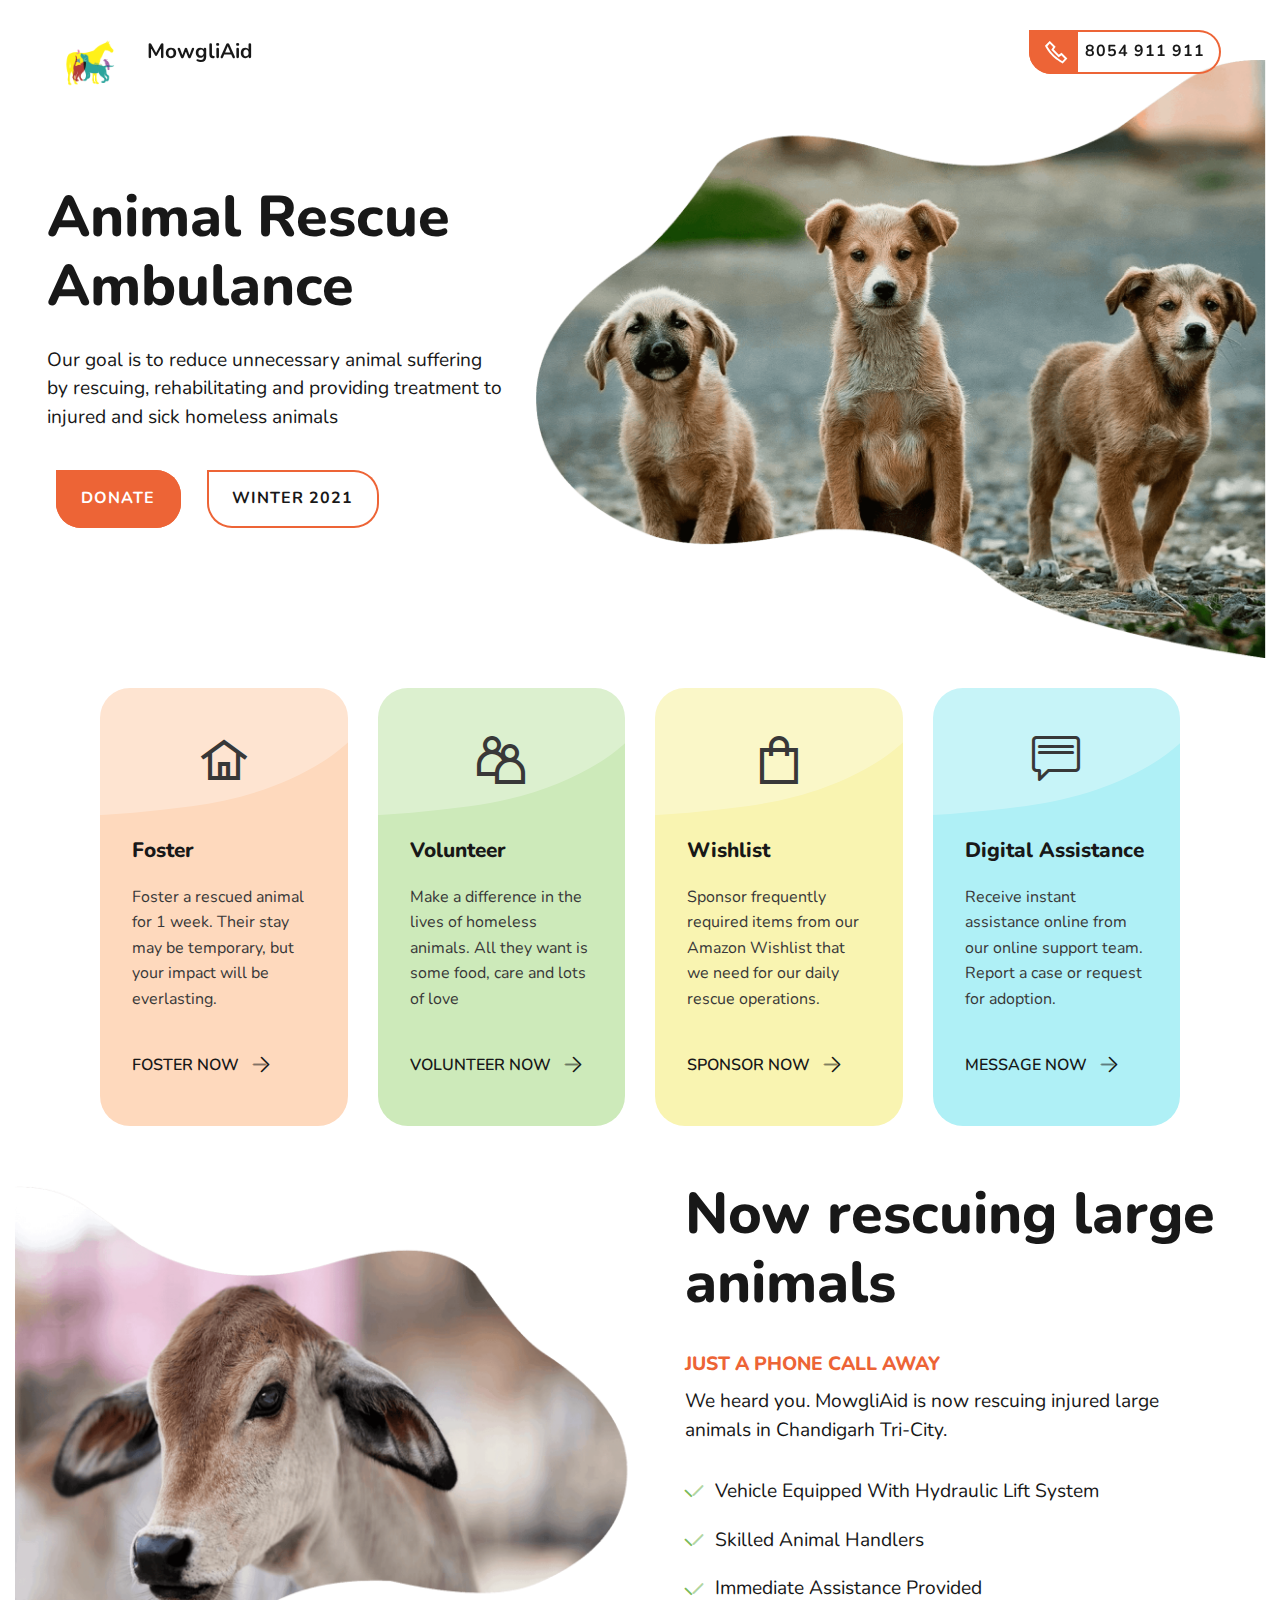
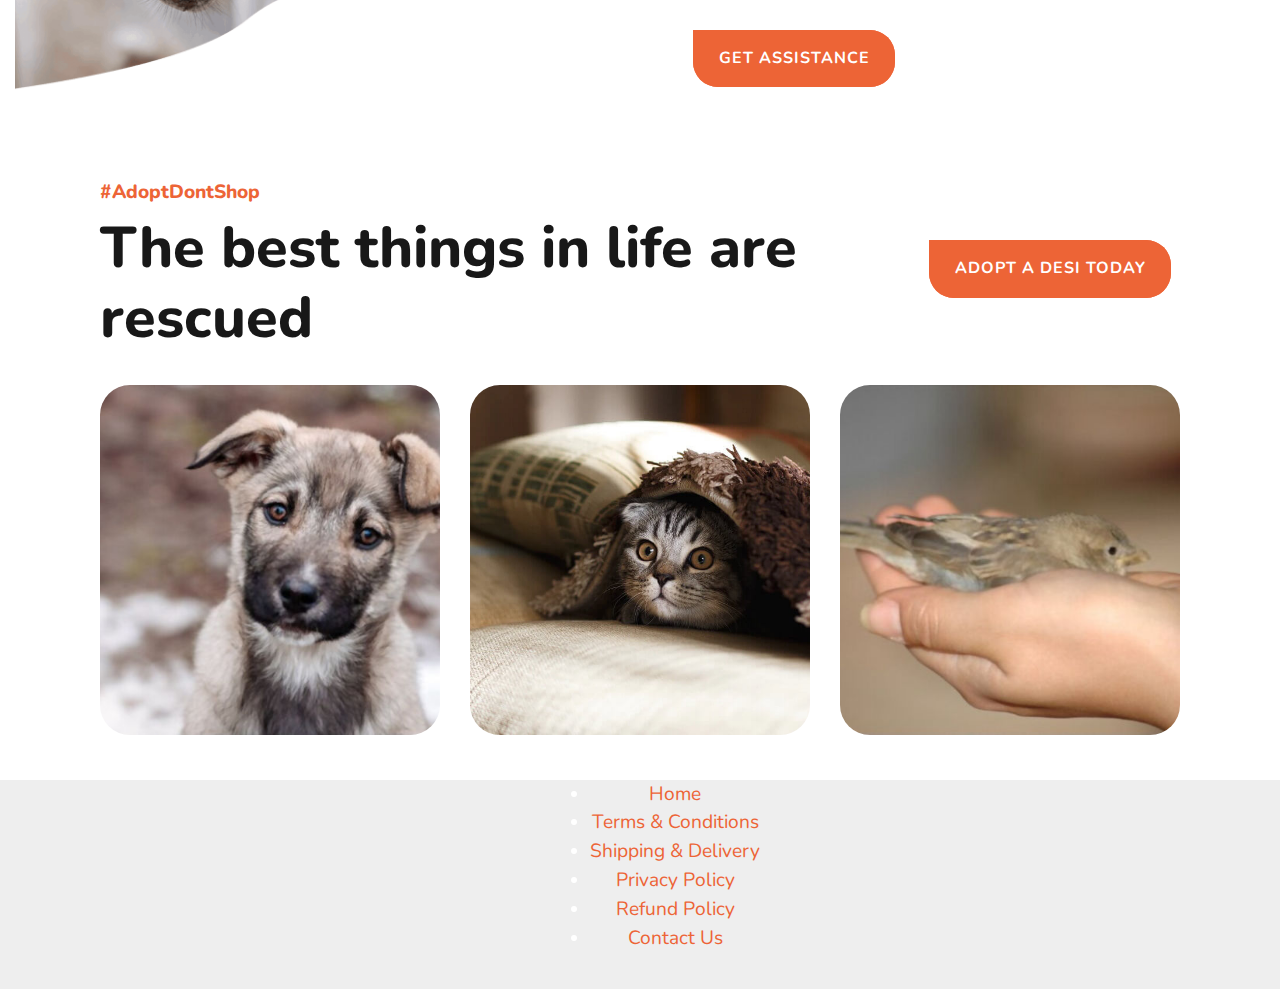
<file: index.html>
<!DOCTYPE html>
<html  >
<head>
  
  <meta charset="UTF-8">
  <meta http-equiv="X-UA-Compatible" content="IE=edge">
  
  <meta name="viewport" content="width=device-width, initial-scale=1, minimum-scale=1">
  <link rel="shortcut icon" href="assets/images/group-2-216x216.png" type="image/x-icon">
  <meta name="description" content="">
  
  
  <title>Home</title>
  <link rel="stylesheet" href="assets/web/assets/mobirise-icons2/mobirise2.css">
  <link rel="stylesheet" href="assets/web/assets/mobirise-icons/mobirise-icons.css">
  <link rel="stylesheet" href="assets/web/assets/mobirise-icons-bold/mobirise-icons-bold.css">
  <link rel="stylesheet" href="assets/tether/tether.min.css">
  <link rel="stylesheet" href="assets/bootstrap/css/bootstrap.min.css">
  <link rel="stylesheet" href="assets/bootstrap/css/bootstrap-grid.min.css">
  <link rel="stylesheet" href="assets/bootstrap/css/bootstrap-reboot.min.css">
  <link rel="stylesheet" href="assets/dropdown/css/style.css">
  <link rel="stylesheet" href="assets/socicon/css/styles.css">
  <link rel="stylesheet" href="assets/theme/css/style.css">
  <link rel="preload" as="style" href="assets/mobirise/css/mbr-additional.css"><link rel="stylesheet" href="assets/mobirise/css/mbr-additional.css" type="text/css">
  
  <script src="assets/web/assets/lazyload/lazyload.js"></script>

  
  

</head>
<body>
  
  <section class="menu cid-rGtWl2Qdmo" once="menu" id="menu1-0">

    


    <nav class="navbar navbar-dropdown navbar-fixed-top navbar-expand-lg">
        <div class="container">
            <div class="navbar-brand">
                <span class="navbar-logo">
                    <a href="https://mowgliaid.org">
                        <img src="assets/images/group-2-216x216.png" alt="MowgliAid Logo" style="height: 5.5rem;">
                    </a>
                </span>
                <span class="navbar-caption-wrap"><a class="navbar-caption text-black display-5" href="#">MowgliAid</a></span>
            </div>
            <button class="navbar-toggler" type="button" data-toggle="collapse" data-target="#navbarSupportedContent" aria-controls="navbarNavAltMarkup" aria-expanded="false" aria-label="Toggle navigation">
                <div class="hamburger">
                    <span></span>
                    <span></span>
                    <span></span>
                    <span></span>
                </div>
            </button>
            <div class="collapse navbar-collapse" id="navbarSupportedContent">
                <ul class="navbar-nav nav-dropdown" data-app-modern-menu="true"><li class="nav-item">
                        <a class="nav-link link text-black display-4" href="#" aria-expanded="false"></a>
                    </li></ul>
                
                <div class="navbar-buttons mbr-section-btn"><a class="btn btn-sm btn-primary-outline display-4" href="tel:8054911911"><span class="mobi-mbri mobi-mbri-phone mbr-iconfont mbr-iconfont-btn"></span>8054 911 911</a></div>
            </div>
        </div>
    </nav>
</section>

<section class="cid-rGtWlOZ46k" id="header1-1">
    

    

    <div class="container-fluid">
        <div class="row">
            <div class="col-md-12 content align-left py-4 col-lg-5 ">

                <h1 class="mbr-section-title align-left mbr-bold pb-3 mbr-fonts-style display-2">Animal Rescue Ambulance</h1>
                <p class="mbr-text pb-3 align-left mbr-fonts-style display-7"> Our goal is to reduce unnecessary animal suffering by rescuing, rehabilitating and providing treatment to injured and sick homeless animals</p>

                



                <div class="align-left mbr-section-btn"><a class="btn btn-md btn-primary display-4" href="https://mowgliaid.org/donate">DONATE</a> <a class="btn btn-md btn-primary-outline display-4" href="https://mowgliaid.org/winter2021">WINTER 2021</a></div>

            </div>
            <div class="col-md-12 col-lg-7 img-col">
                <div class="mbr-figure">
                    <img src="assets/images/head-cvr-min-1507x1235.png" alt="MowgliAid Street Dog Rescue">
                </div>

            </div>
        </div>
    </div>
</section>

<section class="features1 cid-rGtWm2r7DD" id="features6-2">

    

    
    <div class="container">
        <div class="row">

            <div class="card col-12 col-md-6 col-lg-3">
                <div class="card-wrapper align-left card1 ">
                    <svg xmlns="http://www.w3.org/2000/svg" width="269.19780227841716" height="147.43955898849208" style="">
                        <rect id="backgroundrect" width="100%" height="100%" x="0" y="0" fill="transparent" stroke="none" class="" style="" fill-opacity="1"></rect>
                        <g class="currentLayer" style="">
                            <title>Layer 1</title>
                            <path fill="white" fill-opacity="1" stroke="none" stroke-width="2" stroke-dasharray="none" stroke-linejoin="round" stroke-linecap="butt" stroke-dashoffset="" fill-rule="nonzero" opacity="1" marker-start="" marker-mid="" marker-end="" d="M-110.40659359291077,50.950556279754636 C-110.40659359291077,-2.4372237202453633 -10.614843592910766,-81.94505372024535 88.16483640708924,-81.94505372024535 C186.94450640708922,-81.94505372024535 266.9560464070892,-38.70095372024536 266.9560464070892,14.686816279754638 C266.9560464070892,68.07458627975464 186.94450640708922,111.31868627975464 88.16483640708924,111.31868627975464 C-10.614843592910766,111.31868627975464 -110.40659359291077,104.33832627975464 -110.40659359291077,50.950556279754636 z" id="svg_1" class="" transform="rotate(-4.22603702545166 78.27473449707026,14.686810493469203) "></path>
                        </g>
                    </svg>
                    <div class="card-img">
                        <span class="mbr-iconfont mobi-mbri-home mobi-mbri"></span>
                    </div>
                    <div class="card-box">
                        <h4 class="card-title pb-2 mbr-bold mbr-fonts-style display-5">Foster</h4>
                        <p class="mbr-text pb-4 mbr-fonts-style display-4">Foster a rescued animal for 1 week. Their stay may be temporary, but your impact will be everlasting.</p>
                        <h5 class="link mbr-semibold mbr-fonts-style display-4"><a href="https://www.instagram.com/mowgliaid" class="text-black text-primary">FOSTER NOW</a></h5>
                    </div>
                </div>
            </div>
            <div class="card col-12 col-md-6 col-lg-3">
                <div class="card-wrapper  align-left card2 ">
                    <svg xmlns="http://www.w3.org/2000/svg" width="269.19780227841716" height="147.43955898849208" style="">
                        <rect id="backgroundrect" width="100%" height="100%" x="0" y="0" fill="transparent" stroke="none" class="" style="" fill-opacity="1"></rect>
                        <g class="currentLayer" style="">
                            <title>Layer 1</title>
                            <path fill="white" fill-opacity="1" stroke="none" stroke-width="2" stroke-dasharray="none" stroke-linejoin="round" stroke-linecap="butt" stroke-dashoffset="" fill-rule="nonzero" opacity="1" marker-start="" marker-mid="" marker-end="" d="M-110.40659359291077,50.950556279754636 C-110.40659359291077,-2.4372237202453633 -10.614843592910766,-81.94505372024535 88.16483640708924,-81.94505372024535 C186.94450640708922,-81.94505372024535 266.9560464070892,-38.70095372024536 266.9560464070892,14.686816279754638 C266.9560464070892,68.07458627975464 186.94450640708922,111.31868627975464 88.16483640708924,111.31868627975464 C-10.614843592910766,111.31868627975464 -110.40659359291077,104.33832627975464 -110.40659359291077,50.950556279754636 z" id="svg_1" class="" transform="rotate(-4.22603702545166 78.27473449707026,14.686810493469203) "></path>
                        </g>
                    </svg>
                    <div class="card-img">
                        <span class="mbr-iconfont mobi-mbri-users mobi-mbri"></span>
                    </div>
                    <div class="card-box">
                        <h4 class="card-title pb-2 mbr-bold mbr-fonts-style display-5">
                            Volunteer</h4>
                        <p class="mbr-text pb-4 mbr-fonts-style display-4">
                            Make a difference in the lives of homeless animals. All they want is some food, care and lots of love</p>
                        <h5 class="link mbr-semibold mbr-fonts-style display-4"><a href="https://www.instagram.com/mowgliaid" class="text-black text-primary">VOLUNTEER NOW</a></h5>
                    </div>
                </div>
            </div>
            <div class="card col-12 col-md-6 col-lg-3">
                <div class="card-wrapper  align-left card3 ">
                    <svg xmlns="http://www.w3.org/2000/svg" width="269.19780227841716" height="147.43955898849208" style="">
                        <rect id="backgroundrect" width="100%" height="100%" x="0" y="0" fill="transparent" stroke="none" class="" style="" fill-opacity="1"></rect>
                        <g class="currentLayer" style="">
                            <title>Layer 1</title>
                            <path fill="white" fill-opacity="1" stroke="none" stroke-width="2" stroke-dasharray="none" stroke-linejoin="round" stroke-linecap="butt" stroke-dashoffset="" fill-rule="nonzero" opacity="1" marker-start="" marker-mid="" marker-end="" d="M-110.40659359291077,50.950556279754636 C-110.40659359291077,-2.4372237202453633 -10.614843592910766,-81.94505372024535 88.16483640708924,-81.94505372024535 C186.94450640708922,-81.94505372024535 266.9560464070892,-38.70095372024536 266.9560464070892,14.686816279754638 C266.9560464070892,68.07458627975464 186.94450640708922,111.31868627975464 88.16483640708924,111.31868627975464 C-10.614843592910766,111.31868627975464 -110.40659359291077,104.33832627975464 -110.40659359291077,50.950556279754636 z" id="svg_1" class="" transform="rotate(-4.22603702545166 78.27473449707026,14.686810493469203) "></path>
                        </g>
                    </svg>
                    <div class="card-img">
                        <span class="mbr-iconfont mobi-mbri-shopping-bag mobi-mbri"></span>
                    </div>
                    <div class="card-box">
                        <h4 class="card-title pb-2 mbr-bold mbr-fonts-style display-5">
                            Wishlist</h4>
                        <p class="mbr-text pb-4 mbr-fonts-style display-4">Sponsor frequently required items from our Amazon Wishlist that we need for our daily rescue operations.&nbsp;</p>
                        <h5 class="link mbr-semibold mbr-fonts-style display-4"><a href="https://www.amazon.in/hz/wishlist/ls/3DVFCO3U9QCME" class="text-black text-primary">
                                SPONSOR NOW</a></h5>
                    </div>
                </div>
            </div>
            <div class="card col-12 col-md-6 col-lg-3">
                <div class="card-wrapper  align-left card4 ">
                    <svg xmlns="http://www.w3.org/2000/svg" width="269.19780227841716" height="147.43955898849208" style="">
                        <rect id="backgroundrect" width="100%" height="100%" x="0" y="0" fill="transparent" stroke="none" class="" style="" fill-opacity="1"></rect>
                        <g class="currentLayer" style="">
                            <title>Layer 1</title>
                            <path fill="white" fill-opacity="1" stroke="none" stroke-width="2" stroke-dasharray="none" stroke-linejoin="round" stroke-linecap="butt" stroke-dashoffset="" fill-rule="nonzero" opacity="1" marker-start="" marker-mid="" marker-end="" d="M-110.40659359291077,50.950556279754636 C-110.40659359291077,-2.4372237202453633 -10.614843592910766,-81.94505372024535 88.16483640708924,-81.94505372024535 C186.94450640708922,-81.94505372024535 266.9560464070892,-38.70095372024536 266.9560464070892,14.686816279754638 C266.9560464070892,68.07458627975464 186.94450640708922,111.31868627975464 88.16483640708924,111.31868627975464 C-10.614843592910766,111.31868627975464 -110.40659359291077,104.33832627975464 -110.40659359291077,50.950556279754636 z" id="svg_1" class="" transform="rotate(-4.22603702545166 78.27473449707026,14.686810493469203) "></path>
                        </g>
                    </svg>
                    <div class="card-img">
                        <span class="mbr-iconfont mbrib-chat"></span>
                    </div>
                    <div class="card-box">
                        <h4 class="card-title pb-2 mbr-bold mbr-fonts-style display-5">Digital Assistance</h4>
                        <p class="mbr-text pb-4 mbr-fonts-style display-4">
                            Receive instant assistance online from our online support team. Report a case or request for adoption.</p>
                        <h5 class="link mbr-semibold mbr-fonts-style display-4"><a href="https://www.instagram.com/mowgliaid" class="text-black text-primary">MESSAGE NOW</a></h5>
                    </div>
                </div>

            </div>
        </div>
    </div>

</section>

<section class="cid-rGtWmGRJOW" id="content2-3">
    

    

    <div class="container-fluid">
        <div class="row">

            <div class="col-md-12 col-lg-6 img-col">
                <div class="mbr-figure">
                    <img src="assets/images/calf-min-1292x1050.png" alt="MowgliAid Cow Rescue">
                </div>

            </div>


            <div class="col-md-12 content py-4 col-lg-6">

                <h1 class="mbr-section-title align-left mbr-bold pb-4 mbr-fonts-style display-2">
Now rescuing large animals</h1>

                <h2 class="mbr-section-title align-left mbr-bold mbr-fonts-style display-7">JUST A PHONE CALL AWAY</h2>

                <p class="mbr-text pb-3 align-left mbr-fonts-style display-7">We heard you. MowgliAid is now rescuing injured large animals in Chandigarh Tri-City.&nbsp;</p>



                <ul class="list">
                    
                    
                    


                <li class="item-wrap">
                        <span class="mbr-iconfont mbrib-success" style="color: rgb(118, 118, 118); fill: rgb(118, 118, 118);"></span>
                        <h4 class="item1 mbr-regular mbr-fonts-style display-7">Vehicle Equipped With Hydraulic Lift System&nbsp;</h4>
                    </li><li class="item-wrap">
                        <span class="mbr-iconfont mbrib-success" style="color: rgb(118, 118, 118); fill: rgb(118, 118, 118);"></span>
                        <h4 class="item1 mbr-regular mbr-fonts-style display-7">Skilled Animal Handlers&nbsp;</h4>
                    </li><li class="item-wrap">
                        <span class="mbr-iconfont mbrib-success" style="color: rgb(118, 118, 118); fill: rgb(118, 118, 118);"></span>
                        <h4 class="item1 mbr-regular mbr-fonts-style display-7">Immediate Assistance Provided</h4>
                    </li></ul>

                <div class="align-left mbr-section-btn"><a class="btn btn-md btn-primary display-4" href="https://helpline.mowgliaid.org">GET ASSISTANCE</a></div>

            </div>

        </div>
    </div>
</section>

<section class="features6 popup-btn-cards cid-rGtWn0t5ac" id="features4-4">

    

    
    <div class="container">


        <div class="row justify-content-center">

            <div class="col-lg-8 col-md-8 pb-4">
                <h4 class="align-left mbr-bold mbr-fonts-style display-7">#AdoptDontShop</h4>

                <h2 class="align-left mbr-bold mbr-fonts-style mbr-section-title display-2">The best things in life are rescued</h2>
            </div>

            <div class="col-lg-4 col-md-4 btn-col pb-4">
                <div class="align-left mbr-section-btn"><a class="btn btn-md btn-primary display-4" href="https://www.instagram.com/mowgliaid">ADOPT A DESI TODAY<br></a></div>
            </div>



            <div class="col-lg-4 col-md-6">
                <div class="card-wrapper">
                    <img src="assets/images/dog1-680x451.jpg" alt="MowgliAid - Adopt a Dog" title="">
                    <div class="wrapper">
                        
                        <h3 class="card-title align-center mbr-bold mbr-fonts-style align-left mbr-white display-5">
                            <div>Adopt a dog</div>
                        </h3>
                    </div>
                </div>
            </div>





            <div class="col-lg-4 col-md-6">
                <div class="card-wrapper">
                    <img src="assets/images/02.jpg" alt="" title="">
                    <div class="wrapper">
                        
                        <h3 class="card-title align-center mbr-bold mbr-fonts-style align-left mbr-white display-5">
                            Adopt a kitten</h3>
                    </div>
                </div>
            </div>


            <div class="col-lg-4 col-md-6">
                <div class="card-wrapper">
                    <img src="assets/images/bird1-680x452.jpg" alt="" title="">
                    <div class="wrapper">
                        
                        <h3 class="card-title align-center mbr-bold mbr-fonts-style align-left mbr-white display-5">Adopt a bird</h3>
                    </div>
                </div>
            </div>

         


        </div>
    </div>
</section>

<section data-bs-version="5.1" class="footer3 cid-tjPzEiUtfo" once="footers" id="footer3-a">

    

    

    <div class="container">
        <div class="media-container-row align-center mbr-white">
            <div class="row row-links">
                <ul class="foot-menu">
                    
                    
                    
                    
                    
                <li class="foot-menu-item mbr-fonts-style display-7"><a href="https://mowgliaid.org" class="text-primary">Home</a></li><li class="foot-menu-item mbr-fonts-style display-7"><a href="https://mowgliaid.org/terms.html" class="text-primary">Terms &amp; Conditions</a></li><li class="foot-menu-item mbr-fonts-style display-7"><a href="https://mowgliaid.org/shipping.html" class="text-primary">Shipping &amp; Delivery</a></li><li class="foot-menu-item mbr-fonts-style display-7"><a href="https://mowgliaid.org/privacy.html" class="text-primary">Privacy Policy</a></li><li class="foot-menu-item mbr-fonts-style display-7"><a href="https://mowgliaid.org/refund.html" class="text-primary">Refund Policy</a></li><li class="foot-menu-item mbr-fonts-style display-7"><a href="https://mowgliaid.org/contact.html" class="text-primary">Contact Us</a></li></ul>
            </div>
            
            <div class="row row-copirayt">
                <p class="mbr-text mb-0 mbr-fonts-style mbr-white align-center display-7"></p>
            </div>
        </div>
    </div>
</section>

<script src="assets/web/assets/jquery/jquery.min.js"></script>
  <script src="assets/popper/popper.min.js"></script>
  <script src="assets/tether/tether.min.js"></script>
  <script src="assets/bootstrap/js/bootstrap.min.js"></script>
  <script src="assets/smoothscroll/smooth-scroll.js"></script>
  <script src="assets/dropdown/js/nav-dropdown.js"></script>
  <script src="assets/dropdown/js/navbar-dropdown.js"></script>
  <script src="assets/touchswipe/jquery.touch-swipe.min.js"></script>
  <script src="assets/mbr-popup-btns/mbr-popup-btns.js"></script>
  <script src="assets/theme/js/script.js"></script>
  
  
  

</body>
</html>
</file>
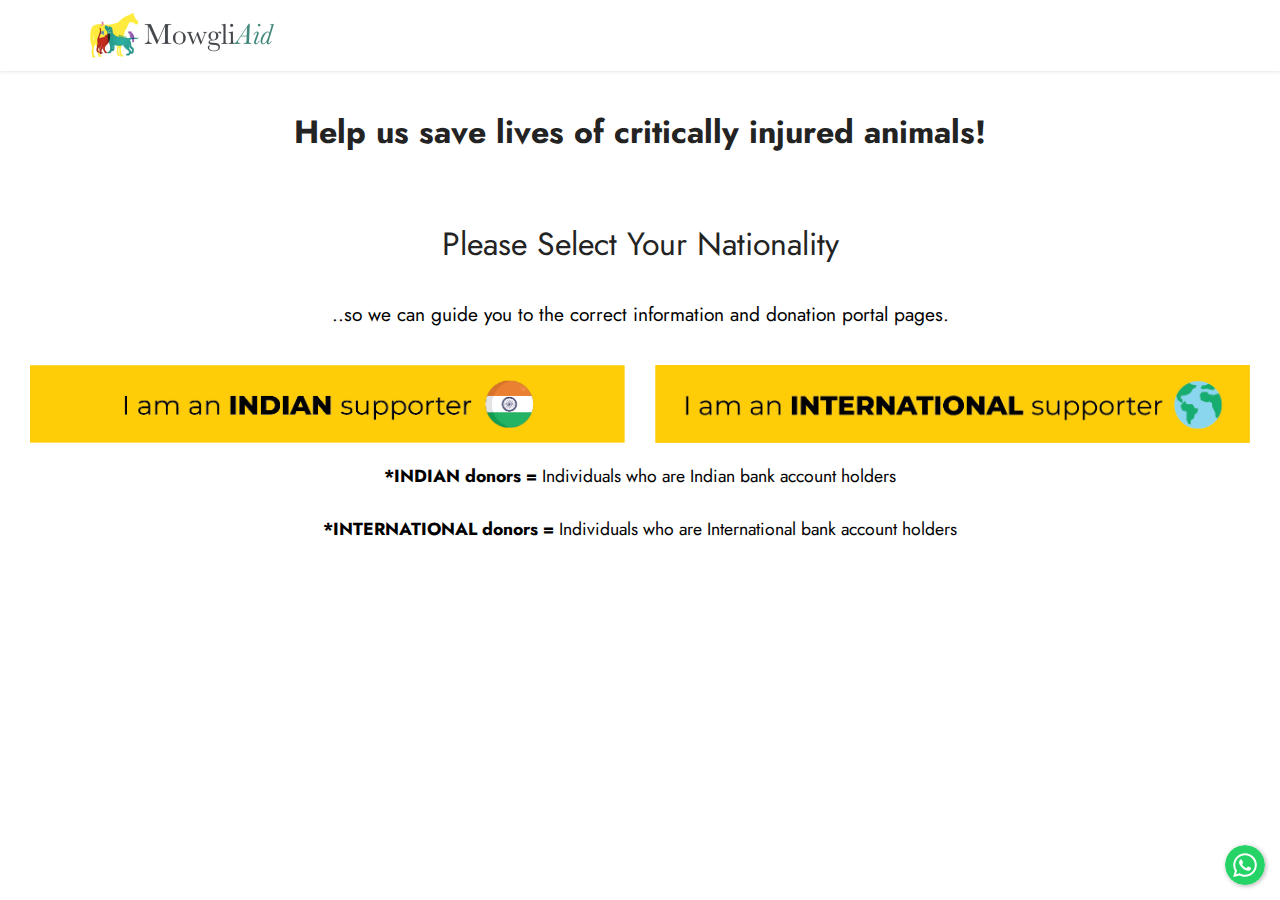
<file: donate.html>
<!DOCTYPE html>
<html  >
<head>
  
  <meta charset="UTF-8">
  <meta http-equiv="X-UA-Compatible" content="IE=edge">
  
  <meta name="viewport" content="width=device-width, initial-scale=1, minimum-scale=1">
  <link rel="shortcut icon" href="assets/images/group-2-216x216.png" type="image/x-icon">
  <meta name="description" content="Donate towards medical and rehabilitation care items for critically injured animals this winter 2021">
  
  
  <title>Donate | Winter 2021 List of Things We Need</title>
  <link rel="stylesheet" href="winter21assets/bootstrap/css/bootstrap.min.css">
  <link rel="stylesheet" href="winter21assets/bootstrap/css/bootstrap-grid.min.css">
  <link rel="stylesheet" href="winter21assets/bootstrap/css/bootstrap-reboot.min.css">
  <link rel="stylesheet" href="winter21assets/chatbutton/floating-wpp.css">
  <link rel="stylesheet" href="winter21assets/dropdown/css/style.css">
  <link rel="stylesheet" href="winter21assets/socicon/css/styles.css">
  <link rel="stylesheet" href="winter21assets/theme/css/style.css">
  <link rel="preload" href="https://fonts.googleapis.com/css?family=Jost:100,200,300,400,500,600,700,800,900,100i,200i,300i,400i,500i,600i,700i,800i,900i&display=swap" as="style" onload="this.onload=null;this.rel='stylesheet'">
  <noscript><link rel="stylesheet" href="https://fonts.googleapis.com/css?family=Jost:100,200,300,400,500,600,700,800,900,100i,200i,300i,400i,500i,600i,700i,800i,900i&display=swap"></noscript>
  <link rel="preload" as="style" href="winter21assets/mobirise/css/mbr-additional.css"><link rel="stylesheet" href="winter21assets/mobirise/css/mbr-additional.css" type="text/css">
  
  <script src="winter21assets/web/assets/lazyload/lazyload.js"></script>

  
  

</head>
<body>
  
  <section data-bs-version="5.1" class="menu1 cid-sMEeC5jVsO" once="menu" id="menu1-4">
    
    <nav class="navbar navbar-dropdown navbar-fixed-top navbar-expand-lg">
        <div class="container">
            <div class="navbar-brand">
                <span class="navbar-logo">
                    
                        <img src="winter21assets/images/logo-rescue-384x96.png" alt="MowgliAid" style="height: 3rem;">
                    
                </span>
                
            </div>
            
        </div>
    </nav>
</section>

<section data-bs-version="5.1" class="content5 cid-sMFlOOM7Wm" id="content5-7">
    
    <div class="container">
        <div class="row justify-content-center">
            <div class="col-md-12 col-lg-10">
                <h3 class="mbr-section-title mbr-fonts-style mb-4 display-5"><strong>Help us save lives of critically injured animals!</strong></h3>
                
                
            </div>
        </div>
    </div>
</section>

<section data-bs-version="5.1" class="content5 cid-sMFm51ZpCS" id="content5-8">
    
    <div class="container">
        <div class="row justify-content-center">
            <div class="col-md-12 col-lg-10">
                <h3 class="mbr-section-title mbr-fonts-style mb-4 display-5">Please Select Your Nationality</h3>
                
                <p class="mbr-text mbr-fonts-style display-7">..so we can guide you to the correct information and donation portal pages.<br></p>
            </div>
        </div>
    </div>
</section>

<div id="custom-html-9"><!-- Type valid HTML here -->

<div class="row">
    
    <div class="container">
        <!--<p class="btn_link mbr-fonts-style">I am an <strong>INDIAN</strong> supporter<br></p> -->
        <a href="https://pmny.in/SIxbwYs9czw5"><img src="winter21assets/images/indian.png" alt="I am an Indian Supporter" class="fluid"></a>
</div>
    
    <div class="container">
        <!--<p class="btn_link mbr-fonts-style">I am an <strong>INDIAN</strong> supporter<br></p> -->
        <a href="https://milaap.org/fundraisers/fundmowgliaid"><img src="winter21assets/images/International.png" alt="I am an INTERNATIONAL Supporter" class="fluid"></a>
</div>
    
    
</div></div>

<section data-bs-version="5.1" class="content5 cid-sMFIxkW842" id="content5-b">
    
    <div class="container">
        <div class="row justify-content-center">
            <div class="col-md-12 col-lg-10">
                
                
                <p class="mbr-text mbr-fonts-style display-4"><strong>
                    *INDIAN donors = </strong>Individuals who are Indian bank account holders<br><br><strong>*INTERNATIONAL donors =&nbsp;</strong>Individuals who are International bank account holders</p>
            </div>
        </div>
    </div>
</section>


<script src="winter21assets/bootstrap/js/bootstrap.bundle.min.js"></script>
  <script src="winter21assets/smoothscroll/smooth-scroll.js"></script>
  <script src="winter21assets/ytplayer/index.js"></script>
  <script src="winter21assets/chatbutton/floating-wpp.js"></script>
  <script src="winter21assets/chatbutton/script.js"></script>
  <script src="winter21assets/dropdown/js/navbar-dropdown.js"></script>
  <script src="winter21assets/touchswipe/jquery.touch-swipe.min.js"></script>
  <script src="winter21assets/theme/js/script.js"></script>
  
  
  

<div id="chatbutton-wa" data-phone="+919815106237" data-showpopup="true" data-headertitle="Need help? Ask us on WhatsApp!" data-popupmessage="Hi!👋

If you need help with anything, 

please drop us a WhatsApp message.

" data-placeholder="Type Here" data-position="left" data-headercolor="#39847a" data-backgroundcolor="#e5ddd5" data-autoopentimeout="0" data-size="65px"><div class="floating-wpp-button" style="width: 40px; height: 40px;"><div class="floating-wpp-button-image"><!--?xml version="1.0" encoding="UTF-8" standalone="no"?--><svg xmlns="http://www.w3.org/2000/svg" xmlns:xlink="http://www.w3.org/1999/xlink" style="isolation:isolate" viewBox="0 0 800 800" width="65" height="65"><defs><clipPath id="_clipPath_A3g8G5hPEGG2L0B6hFCxamU4cc8rfqzQ"><rect width="800" height="800"></rect></clipPath></defs><g clip-path="url(#_clipPath_A3g8G5hPEGG2L0B6hFCxamU4cc8rfqzQ)"><g><path d=" M 787.59 800 L 12.41 800 C 5.556 800 0 793.332 0 785.108 L 0 14.892 C 0 6.667 5.556 0 12.41 0 L 787.59 0 C 794.444 0 800 6.667 800 14.892 L 800 785.108 C 800 793.332 794.444 800 787.59 800 Z " fill="rgb(37,211,102)"></path></g><g><path d=" M 508.558 450.429 C 502.67 447.483 473.723 433.24 468.325 431.273 C 462.929 429.308 459.003 428.328 455.078 434.22 C 451.153 440.114 439.869 453.377 436.434 457.307 C 433 461.236 429.565 461.729 423.677 458.78 C 417.79 455.834 398.818 449.617 376.328 429.556 C 358.825 413.943 347.008 394.663 343.574 388.768 C 340.139 382.873 343.207 379.687 346.155 376.752 C 348.804 374.113 352.044 369.874 354.987 366.436 C 357.931 362.999 358.912 360.541 360.875 356.614 C 362.837 352.683 361.857 349.246 360.383 346.299 C 358.912 343.352 347.136 314.369 342.231 302.579 C 337.451 291.099 332.597 292.654 328.983 292.472 C 325.552 292.301 321.622 292.265 317.698 292.265 C 313.773 292.265 307.394 293.739 301.996 299.632 C 296.6 305.527 281.389 319.772 281.389 348.752 C 281.389 377.735 302.487 405.731 305.431 409.661 C 308.376 413.592 346.949 473.062 406.015 498.566 C 420.062 504.634 431.03 508.256 439.581 510.969 C 453.685 515.451 466.521 514.818 476.666 513.302 C 487.978 511.613 511.502 499.06 516.409 485.307 C 521.315 471.55 521.315 459.762 519.842 457.307 C 518.371 454.851 514.446 453.377 508.558 450.429 Z  M 401.126 597.117 L 401.047 597.117 C 365.902 597.104 331.431 587.661 301.36 569.817 L 294.208 565.572 L 220.08 585.017 L 239.866 512.743 L 235.21 505.332 C 215.604 474.149 205.248 438.108 205.264 401.1 C 205.307 293.113 293.17 205.257 401.204 205.257 C 453.518 205.275 502.693 225.674 539.673 262.696 C 576.651 299.716 597.004 348.925 596.983 401.258 C 596.939 509.254 509.078 597.117 401.126 597.117 Z  M 567.816 234.565 C 523.327 190.024 464.161 165.484 401.124 165.458 C 271.24 165.458 165.529 271.161 165.477 401.085 C 165.46 442.617 176.311 483.154 196.932 518.892 L 163.502 641 L 288.421 608.232 C 322.839 627.005 361.591 636.901 401.03 636.913 L 401.126 636.913 L 401.127 636.913 C 530.998 636.913 636.717 531.2 636.77 401.274 C 636.794 338.309 612.306 279.105 567.816 234.565" fill-rule="evenodd" fill="rgb(255,255,255)"></path></g></g></svg></div></div></div>
 </body>
</html>
</file>
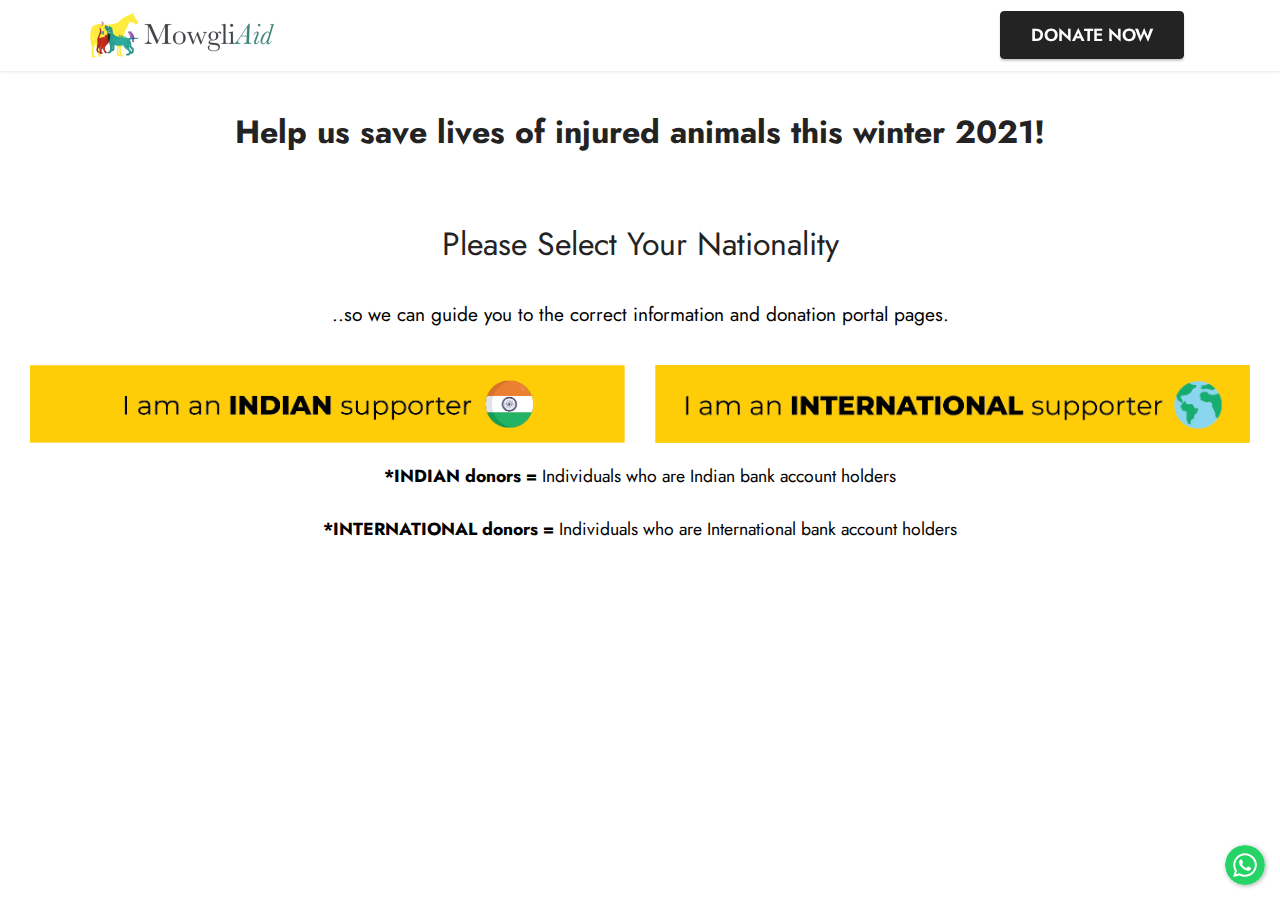
<file: winter2021-donate.html>
<!DOCTYPE html>
<html  >
<head>
  
  <meta charset="UTF-8">
  <meta http-equiv="X-UA-Compatible" content="IE=edge">
  
  <meta name="viewport" content="width=device-width, initial-scale=1, minimum-scale=1">
  <link rel="shortcut icon" href="assets/images/group-2-216x216.png" type="image/x-icon">
  <meta name="description" content="Donate towards medical and rehabilitation care items for critically injured animals this winter 2021">
  
  
  <title>Donate | Winter 2021 List of Things We Need</title>
  <link rel="stylesheet" href="winter21assets/bootstrap/css/bootstrap.min.css">
  <link rel="stylesheet" href="winter21assets/bootstrap/css/bootstrap-grid.min.css">
  <link rel="stylesheet" href="winter21assets/bootstrap/css/bootstrap-reboot.min.css">
  <link rel="stylesheet" href="winter21assets/chatbutton/floating-wpp.css">
  <link rel="stylesheet" href="winter21assets/dropdown/css/style.css">
  <link rel="stylesheet" href="winter21assets/socicon/css/styles.css">
  <link rel="stylesheet" href="winter21assets/theme/css/style.css">
  <link rel="preload" href="https://fonts.googleapis.com/css?family=Jost:100,200,300,400,500,600,700,800,900,100i,200i,300i,400i,500i,600i,700i,800i,900i&display=swap" as="style" onload="this.onload=null;this.rel='stylesheet'">
  <noscript><link rel="stylesheet" href="https://fonts.googleapis.com/css?family=Jost:100,200,300,400,500,600,700,800,900,100i,200i,300i,400i,500i,600i,700i,800i,900i&display=swap"></noscript>
  <link rel="preload" as="style" href="winter21assets/mobirise/css/mbr-additional.css"><link rel="stylesheet" href="winter21assets/mobirise/css/mbr-additional.css" type="text/css">
  
  <script src="winter21assets/web/assets/lazyload/lazyload.js"></script>

  
  

</head>
<body>
  
  <section data-bs-version="5.1" class="menu1 cid-sMEeC5jVsO" once="menu" id="menu1-4">
    
    <nav class="navbar navbar-dropdown navbar-fixed-top navbar-expand-lg">
        <div class="container">
            <div class="navbar-brand">
                <span class="navbar-logo">
                    
                        <img src="winter21assets/images/logo-rescue-384x96.png" alt="MowgliAid" style="height: 3rem;">
                    
                </span>
                
            </div>
            <button class="navbar-toggler" type="button" data-toggle="collapse" data-bs-toggle="collapse" data-target="#navbarSupportedContent" data-bs-target="#navbarSupportedContent" aria-controls="navbarNavAltMarkup" aria-expanded="false" aria-label="Toggle navigation">
                <div class="hamburger">
                    <span></span>
                    <span></span>
                    <span></span>
                    <span></span>
                </div>
            </button>
            <div class="collapse navbar-collapse" id="navbarSupportedContent">
                
                
                <div class="navbar-buttons mbr-section-btn"><a class="btn btn-padding btn-black display-4" href="https://mowgliaid.org/winter2021-donate.html">DONATE NOW</a></div>
            </div>
        </div>
    </nav>
</section>

<section data-bs-version="5.1" class="content5 cid-sMFlOOM7Wm" id="content5-7">
    
    <div class="container">
        <div class="row justify-content-center">
            <div class="col-md-12 col-lg-10">
                <h3 class="mbr-section-title mbr-fonts-style mb-4 display-5"><strong>Help us save lives of injured animals this winter 2021!</strong></h3>
                
                
            </div>
        </div>
    </div>
</section>

<section data-bs-version="5.1" class="content5 cid-sMFm51ZpCS" id="content5-8">
    
    <div class="container">
        <div class="row justify-content-center">
            <div class="col-md-12 col-lg-10">
                <h3 class="mbr-section-title mbr-fonts-style mb-4 display-5">Please Select Your Nationality</h3>
                
                <p class="mbr-text mbr-fonts-style display-7">..so we can guide you to the correct information and donation portal pages.<br></p>
            </div>
        </div>
    </div>
</section>

<div id="custom-html-9"><!-- Type valid HTML here -->

<div class="row">
    
    <div class="container">
        <!--<p class="btn_link mbr-fonts-style">I am an <strong>INDIAN</strong> supporter<br></p> -->
        <a href="https://zohosecurepay.in/checkout/jv2f1d63-hwpbxdfqtby2a/Help-Critically-Injured-Animals-Survive-Harsh-Winter"><img src="winter21assets/images/indian.png" alt="I am an Indian Supporter" class="fluid"></a>
</div>
    
    <div class="container">
        <!--<p class="btn_link mbr-fonts-style">I am an <strong>INDIAN</strong> supporter<br></p> -->
        <a href="https://milaap.org/fundraisers/support-stray-animals-5?deeplink_type=paytmp&utm_source=helpline-landing-page"><img src="winter21assets/images/International.png" alt="I am an INTERNATIONAL Supporter" class="fluid"></a>
</div>
    
    
</div></div>

<section data-bs-version="5.1" class="content5 cid-sMFIxkW842" id="content5-b">
    
    <div class="container">
        <div class="row justify-content-center">
            <div class="col-md-12 col-lg-10">
                
                
                <p class="mbr-text mbr-fonts-style display-4"><strong>
                    *INDIAN donors = </strong>Individuals who are Indian bank account holders<br><br><strong>*INTERNATIONAL donors =&nbsp;</strong>Individuals who are International bank account holders</p>
            </div>
        </div>
    </div>
</section>


<script src="winter21assets/bootstrap/js/bootstrap.bundle.min.js"></script>
  <script src="winter21assets/smoothscroll/smooth-scroll.js"></script>
  <script src="winter21assets/ytplayer/index.js"></script>
  <script src="winter21assets/chatbutton/floating-wpp.js"></script>
  <script src="winter21assets/chatbutton/script.js"></script>
  <script src="winter21assets/dropdown/js/navbar-dropdown.js"></script>
  <script src="winter21assets/touchswipe/jquery.touch-swipe.min.js"></script>
  <script src="winter21assets/theme/js/script.js"></script>
  
  
  

<div id="chatbutton-wa" data-phone="+919815106237" data-showpopup="true" data-headertitle="Need help? Ask us on WhatsApp!" data-popupmessage="Hi!👋

If you need help with anything, 

please drop us a WhatsApp message.

" data-placeholder="Type Here" data-position="left" data-headercolor="#39847a" data-backgroundcolor="#e5ddd5" data-autoopentimeout="0" data-size="65px"><div class="floating-wpp-button" style="width: 40px; height: 40px;"><div class="floating-wpp-button-image"><!--?xml version="1.0" encoding="UTF-8" standalone="no"?--><svg xmlns="http://www.w3.org/2000/svg" xmlns:xlink="http://www.w3.org/1999/xlink" style="isolation:isolate" viewBox="0 0 800 800" width="65" height="65"><defs><clipPath id="_clipPath_A3g8G5hPEGG2L0B6hFCxamU4cc8rfqzQ"><rect width="800" height="800"></rect></clipPath></defs><g clip-path="url(#_clipPath_A3g8G5hPEGG2L0B6hFCxamU4cc8rfqzQ)"><g><path d=" M 787.59 800 L 12.41 800 C 5.556 800 0 793.332 0 785.108 L 0 14.892 C 0 6.667 5.556 0 12.41 0 L 787.59 0 C 794.444 0 800 6.667 800 14.892 L 800 785.108 C 800 793.332 794.444 800 787.59 800 Z " fill="rgb(37,211,102)"></path></g><g><path d=" M 508.558 450.429 C 502.67 447.483 473.723 433.24 468.325 431.273 C 462.929 429.308 459.003 428.328 455.078 434.22 C 451.153 440.114 439.869 453.377 436.434 457.307 C 433 461.236 429.565 461.729 423.677 458.78 C 417.79 455.834 398.818 449.617 376.328 429.556 C 358.825 413.943 347.008 394.663 343.574 388.768 C 340.139 382.873 343.207 379.687 346.155 376.752 C 348.804 374.113 352.044 369.874 354.987 366.436 C 357.931 362.999 358.912 360.541 360.875 356.614 C 362.837 352.683 361.857 349.246 360.383 346.299 C 358.912 343.352 347.136 314.369 342.231 302.579 C 337.451 291.099 332.597 292.654 328.983 292.472 C 325.552 292.301 321.622 292.265 317.698 292.265 C 313.773 292.265 307.394 293.739 301.996 299.632 C 296.6 305.527 281.389 319.772 281.389 348.752 C 281.389 377.735 302.487 405.731 305.431 409.661 C 308.376 413.592 346.949 473.062 406.015 498.566 C 420.062 504.634 431.03 508.256 439.581 510.969 C 453.685 515.451 466.521 514.818 476.666 513.302 C 487.978 511.613 511.502 499.06 516.409 485.307 C 521.315 471.55 521.315 459.762 519.842 457.307 C 518.371 454.851 514.446 453.377 508.558 450.429 Z  M 401.126 597.117 L 401.047 597.117 C 365.902 597.104 331.431 587.661 301.36 569.817 L 294.208 565.572 L 220.08 585.017 L 239.866 512.743 L 235.21 505.332 C 215.604 474.149 205.248 438.108 205.264 401.1 C 205.307 293.113 293.17 205.257 401.204 205.257 C 453.518 205.275 502.693 225.674 539.673 262.696 C 576.651 299.716 597.004 348.925 596.983 401.258 C 596.939 509.254 509.078 597.117 401.126 597.117 Z  M 567.816 234.565 C 523.327 190.024 464.161 165.484 401.124 165.458 C 271.24 165.458 165.529 271.161 165.477 401.085 C 165.46 442.617 176.311 483.154 196.932 518.892 L 163.502 641 L 288.421 608.232 C 322.839 627.005 361.591 636.901 401.03 636.913 L 401.126 636.913 L 401.127 636.913 C 530.998 636.913 636.717 531.2 636.77 401.274 C 636.794 338.309 612.306 279.105 567.816 234.565" fill-rule="evenodd" fill="rgb(255,255,255)"></path></g></g></svg></div></div></div>
 </body>
</html>
</file>
<file: assets/web/assets/mobirise-icons2/mobirise2.css>
@font-face {
  font-family: 'Moririse2';
  font-display: swap;
  src:  url('mobirise2.eot?f2bix4');
  src:  url('mobirise2.eot?f2bix4#iefix') format('embedded-opentype'),
    url('mobirise2.ttf?f2bix4') format('truetype'),
    url('mobirise2.woff?f2bix4') format('woff'),
    url('mobirise2.svg?f2bix4#mobirise2') format('svg');
  font-weight: normal;
  font-style: normal;
}

[class^="mobi-"], [class*=" mobi-"] {
  /* use !important to prevent issues with browser extensions that change fonts */
  font-family: 'Moririse2' !important;
  speak: none;
  font-style: normal;
  font-weight: normal;
  font-variant: normal;
  text-transform: none;
  line-height: 1;

  /* Better Font Rendering =========== */
  -webkit-font-smoothing: antialiased;
  -moz-osx-font-smoothing: grayscale;
}

.mobi-mbri-add-submenu:before {
  content: "\e900";
}
.mobi-mbri-alert:before {
  content: "\e901";
}
.mobi-mbri-align-center:before {
  content: "\e902";
}
.mobi-mbri-align-justify:before {
  content: "\e903";
}
.mobi-mbri-align-left:before {
  content: "\e904";
}
.mobi-mbri-align-right:before {
  content: "\e905";
}
.mobi-mbri-android:before {
  content: "\e906";
}
.mobi-mbri-apple:before {
  content: "\e907";
}
.mobi-mbri-arrow-down:before {
  content: "\e908";
}
.mobi-mbri-arrow-next:before {
  content: "\e909";
}
.mobi-mbri-arrow-prev:before {
  content: "\e90a";
}
.mobi-mbri-arrow-up:before {
  content: "\e90b";
}
.mobi-mbri-bold:before {
  content: "\e90c";
}
.mobi-mbri-bookmark:before {
  content: "\e90d";
}
.mobi-mbri-bootstrap:before {
  content: "\e90e";
}
.mobi-mbri-briefcase:before {
  content: "\e90f";
}
.mobi-mbri-browse:before {
  content: "\e910";
}
.mobi-mbri-bulleted-list:before {
  content: "\e911";
}
.mobi-mbri-calendar:before {
  content: "\e912";
}
.mobi-mbri-camera:before {
  content: "\e913";
}
.mobi-mbri-cart-add:before {
  content: "\e914";
}
.mobi-mbri-cart-full:before {
  content: "\e915";
}
.mobi-mbri-cash:before {
  content: "\e916";
}
.mobi-mbri-change-style:before {
  content: "\e917";
}
.mobi-mbri-chat:before {
  content: "\e918";
}
.mobi-mbri-clock:before {
  content: "\e919";
}
.mobi-mbri-close:before {
  content: "\e91a";
}
.mobi-mbri-cloud:before {
  content: "\e91b";
}
.mobi-mbri-code:before {
  content: "\e91c";
}
.mobi-mbri-contact-form:before {
  content: "\e91d";
}
.mobi-mbri-credit-card:before {
  content: "\e91e";
}
.mobi-mbri-cursor-click:before {
  content: "\e91f";
}
.mobi-mbri-cust-feedback:before {
  content: "\e920";
}
.mobi-mbri-database:before {
  content: "\e921";
}
.mobi-mbri-delivery:before {
  content: "\e922";
}
.mobi-mbri-desktop:before {
  content: "\e923";
}
.mobi-mbri-devices:before {
  content: "\e924";
}
.mobi-mbri-down:before {
  content: "\e925";
}
.mobi-mbri-download-2:before {
  content: "\e926";
}
.mobi-mbri-download:before {
  content: "\e927";
}
.mobi-mbri-drag-n-drop-2:before {
  content: "\e928";
}
.mobi-mbri-drag-n-drop:before {
  content: "\e929";
}
.mobi-mbri-edit-2:before {
  content: "\e92a";
}
.mobi-mbri-edit:before {
  content: "\e92b";
}
.mobi-mbri-error:before {
  content: "\e92c";
}
.mobi-mbri-extension:before {
  content: "\e92d";
}
.mobi-mbri-features:before {
  content: "\e92e";
}
.mobi-mbri-file:before {
  content: "\e92f";
}
.mobi-mbri-flag:before {
  content: "\e930";
}
.mobi-mbri-folder:before {
  content: "\e931";
}
.mobi-mbri-gift:before {
  content: "\e932";
}
.mobi-mbri-github:before {
  content: "\e933";
}
.mobi-mbri-globe-2:before {
  content: "\e934";
}
.mobi-mbri-globe:before {
  content: "\e935";
}
.mobi-mbri-growing-chart:before {
  content: "\e936";
}
.mobi-mbri-hearth:before {
  content: "\e937";
}
.mobi-mbri-help:before {
  content: "\e938";
}
.mobi-mbri-home:before {
  content: "\e939";
}
.mobi-mbri-hot-cup:before {
  content: "\e93a";
}
.mobi-mbri-idea:before {
  content: "\e93b";
}
.mobi-mbri-image-gallery:before {
  content: "\e93c";
}
.mobi-mbri-image-slider:before {
  content: "\e93d";
}
.mobi-mbri-info:before {
  content: "\e93e";
}
.mobi-mbri-italic:before {
  content: "\e93f";
}
.mobi-mbri-key:before {
  content: "\e940";
}
.mobi-mbri-laptop:before {
  content: "\e941";
}
.mobi-mbri-layers:before {
  content: "\e942";
}
.mobi-mbri-left-right:before {
  content: "\e943";
}
.mobi-mbri-left:before {
  content: "\e944";
}
.mobi-mbri-letter:before {
  content: "\e945";
}
.mobi-mbri-like:before {
  content: "\e946";
}
.mobi-mbri-link:before {
  content: "\e947";
}
.mobi-mbri-lock:before {
  content: "\e948";
}
.mobi-mbri-login:before {
  content: "\e949";
}
.mobi-mbri-logout:before {
  content: "\e94a";
}
.mobi-mbri-magic-stick:before {
  content: "\e94b";
}
.mobi-mbri-map-pin:before {
  content: "\e94c";
}
.mobi-mbri-menu:before {
  content: "\e94d";
}
.mobi-mbri-mobile-2:before {
  content: "\e94e";
}
.mobi-mbri-mobile-horizontal:before {
  content: "\e94f";
}
.mobi-mbri-mobile:before {
  content: "\e950";
}
.mobi-mbri-mobirise:before {
  content: "\e951";
}
.mobi-mbri-more-horizontal:before {
  content: "\e952";
}
.mobi-mbri-more-vertical:before {
  content: "\e953";
}
.mobi-mbri-music:before {
  content: "\e954";
}
.mobi-mbri-new-file:before {
  content: "\e955";
}
.mobi-mbri-numbered-list:before {
  content: "\e956";
}
.mobi-mbri-opened-folder:before {
  content: "\e957";
}
.mobi-mbri-pages:before {
  content: "\e958";
}
.mobi-mbri-paper-plane:before {
  content: "\e959";
}
.mobi-mbri-paperclip:before {
  content: "\e95a";
}
.mobi-mbri-phone:before {
  content: "\e95b";
}
.mobi-mbri-photo:before {
  content: "\e95c";
}
.mobi-mbri-photos:before {
  content: "\e95d";
}
.mobi-mbri-pin:before {
  content: "\e95e";
}
.mobi-mbri-play:before {
  content: "\e95f";
}
.mobi-mbri-plus:before {
  content: "\e960";
}
.mobi-mbri-preview:before {
  content: "\e961";
}
.mobi-mbri-print:before {
  content: "\e962";
}
.mobi-mbri-protect:before {
  content: "\e963";
}
.mobi-mbri-question:before {
  content: "\e964";
}
.mobi-mbri-quote-left:before {
  content: "\e965";
}
.mobi-mbri-quote-right:before {
  content: "\e966";
}
.mobi-mbri-redo:before {
  content: "\e967";
}
.mobi-mbri-refresh:before {
  content: "\e968";
}
.mobi-mbri-responsive-2:before {
  content: "\e969";
}
.mobi-mbri-responsive:before {
  content: "\e96a";
}
.mobi-mbri-right:before {
  content: "\e96b";
}
.mobi-mbri-rocket:before {
  content: "\e96c";
}
.mobi-mbri-sad-face:before {
  content: "\e96d";
}
.mobi-mbri-sale:before {
  content: "\e96e";
}
.mobi-mbri-save:before {
  content: "\e96f";
}
.mobi-mbri-search:before {
  content: "\e970";
}
.mobi-mbri-setting-2:before {
  content: "\e971";
}
.mobi-mbri-setting-3:before {
  content: "\e972";
}
.mobi-mbri-setting:before {
  content: "\e973";
}
.mobi-mbri-share:before {
  content: "\e974";
}
.mobi-mbri-shopping-bag:before {
  content: "\e975";
}
.mobi-mbri-shopping-basket:before {
  content: "\e976";
}
.mobi-mbri-shopping-cart:before {
  content: "\e977";
}
.mobi-mbri-sites:before {
  content: "\e978";
}
.mobi-mbri-smile-face:before {
  content: "\e979";
}
.mobi-mbri-speed:before {
  content: "\e97a";
}
.mobi-mbri-star:before {
  content: "\e97b";
}
.mobi-mbri-success:before {
  content: "\e97c";
}
.mobi-mbri-sun:before {
  content: "\e97d";
}
.mobi-mbri-sun2:before {
  content: "\e97e";
}
.mobi-mbri-tablet-vertical:before {
  content: "\e97f";
}
.mobi-mbri-tablet:before {
  content: "\e980";
}
.mobi-mbri-target:before {
  content: "\e981";
}
.mobi-mbri-timer:before {
  content: "\e982";
}
.mobi-mbri-to-ftp:before {
  content: "\e983";
}
.mobi-mbri-to-local-drive:before {
  content: "\e984";
}
.mobi-mbri-touch-swipe:before {
  content: "\e985";
}
.mobi-mbri-touch:before {
  content: "\e986";
}
.mobi-mbri-trash:before {
  content: "\e987";
}
.mobi-mbri-underline:before {
  content: "\e988";
}
.mobi-mbri-undo:before {
  content: "\e989";
}
.mobi-mbri-unlink:before {
  content: "\e98a";
}
.mobi-mbri-unlock:before {
  content: "\e98b";
}
.mobi-mbri-up-down:before {
  content: "\e98c";
}
.mobi-mbri-up:before {
  content: "\e98d";
}
.mobi-mbri-update:before {
  content: "\e98e";
}
.mobi-mbri-upload-2:before {
  content: "\e98f";
}
.mobi-mbri-upload:before {
  content: "\e990";
}
.mobi-mbri-user-2:before {
  content: "\e991";
}
.mobi-mbri-user:before {
  content: "\e992";
}
.mobi-mbri-users:before {
  content: "\e993";
}
.mobi-mbri-video-play:before {
  content: "\e994";
}
.mobi-mbri-video:before {
  content: "\e995";
}
.mobi-mbri-watch:before {
  content: "\e996";
}
.mobi-mbri-website-theme-2:before {
  content: "\e997";
}
.mobi-mbri-website-theme:before {
  content: "\e998";
}
.mobi-mbri-wifi:before {
  content: "\e999";
}
.mobi-mbri-windows:before {
  content: "\e99a";
}
.mobi-mbri-zoom-in:before {
  content: "\e99b";
}
.mobi-mbri-zoom-out:before {
  content: "\e99c";
}
</file>
<file: assets/web/assets/mobirise-icons/mobirise-icons.css>
@font-face {
  font-family: 'MobiriseIcons';
  src:  url('mobirise-icons.eot?spat4u');
  src:  url('mobirise-icons.eot?spat4u#iefix') format('embedded-opentype'),
    url('mobirise-icons.ttf?spat4u') format('truetype'),
    url('mobirise-icons.woff?spat4u') format('woff'),
    url('mobirise-icons.svg?spat4u#MobiriseIcons') format('svg');
  font-weight: normal;
  font-style: normal;
  font-display: swap;
}

[class^="mbri-"], [class*=" mbri-"] {
  /* use !important to prevent issues with browser extensions that change fonts */
  font-family: MobiriseIcons !important;
  speak: none;
  font-style: normal;
  font-weight: normal;
  font-variant: normal;
  text-transform: none;
  line-height: 1;

  /* Better Font Rendering =========== */
  -webkit-font-smoothing: antialiased;
  -moz-osx-font-smoothing: grayscale;
}

.mbri-add-submenu:before {
  content: "\e900";
}
.mbri-alert:before {
  content: "\e901";
}
.mbri-align-center:before {
  content: "\e902";
}
.mbri-align-justify:before {
  content: "\e903";
}
.mbri-align-left:before {
  content: "\e904";
}
.mbri-align-right:before {
  content: "\e905";
}
.mbri-android:before {
  content: "\e906";
}
.mbri-apple:before {
  content: "\e907";
}
.mbri-arrow-down:before {
  content: "\e908";
}
.mbri-arrow-next:before {
  content: "\e909";
}
.mbri-arrow-prev:before {
  content: "\e90a";
}
.mbri-arrow-up:before {
  content: "\e90b";
}
.mbri-bold:before {
  content: "\e90c";
}
.mbri-bookmark:before {
  content: "\e90d";
}
.mbri-bootstrap:before {
  content: "\e90e";
}
.mbri-briefcase:before {
  content: "\e90f";
}
.mbri-browse:before {
  content: "\e910";
}
.mbri-bulleted-list:before {
  content: "\e911";
}
.mbri-calendar:before {
  content: "\e912";
}
.mbri-camera:before {
  content: "\e913";
}
.mbri-cart-add:before {
  content: "\e914";
}
.mbri-cart-full:before {
  content: "\e915";
}
.mbri-cash:before {
  content: "\e916";
}
.mbri-change-style:before {
  content: "\e917";
}
.mbri-chat:before {
  content: "\e918";
}
.mbri-clock:before {
  content: "\e919";
}
.mbri-close:before {
  content: "\e91a";
}
.mbri-cloud:before {
  content: "\e91b";
}
.mbri-code:before {
  content: "\e91c";
}
.mbri-contact-form:before {
  content: "\e91d";
}
.mbri-credit-card:before {
  content: "\e91e";
}
.mbri-cursor-click:before {
  content: "\e91f";
}
.mbri-cust-feedback:before {
  content: "\e920";
}
.mbri-database:before {
  content: "\e921";
}
.mbri-delivery:before {
  content: "\e922";
}
.mbri-desktop:before {
  content: "\e923";
}
.mbri-devices:before {
  content: "\e924";
}
.mbri-down:before {
  content: "\e925";
}
.mbri-download:before {
  content: "\e989";
}
.mbri-drag-n-drop:before {
  content: "\e927";
}
.mbri-drag-n-drop2:before {
  content: "\e928";
}
.mbri-edit:before {
  content: "\e929";
}
.mbri-edit2:before {
  content: "\e92a";
}
.mbri-error:before {
  content: "\e92b";
}
.mbri-extension:before {
  content: "\e92c";
}
.mbri-features:before {
  content: "\e92d";
}
.mbri-file:before {
  content: "\e92e";
}
.mbri-flag:before {
  content: "\e92f";
}
.mbri-folder:before {
  content: "\e930";
}
.mbri-gift:before {
  content: "\e931";
}
.mbri-github:before {
  content: "\e932";
}
.mbri-globe:before {
  content: "\e933";
}
.mbri-globe-2:before {
  content: "\e934";
}
.mbri-growing-chart:before {
  content: "\e935";
}
.mbri-hearth:before {
  content: "\e936";
}
.mbri-help:before {
  content: "\e937";
}
.mbri-home:before {
  content: "\e938";
}
.mbri-hot-cup:before {
  content: "\e939";
}
.mbri-idea:before {
  content: "\e93a";
}
.mbri-image-gallery:before {
  content: "\e93b";
}
.mbri-image-slider:before {
  content: "\e93c";
}
.mbri-info:before {
  content: "\e93d";
}
.mbri-italic:before {
  content: "\e93e";
}
.mbri-key:before {
  content: "\e93f";
}
.mbri-laptop:before {
  content: "\e940";
}
.mbri-layers:before {
  content: "\e941";
}
.mbri-left-right:before {
  content: "\e942";
}
.mbri-left:before {
  content: "\e943";
}
.mbri-letter:before {
  content: "\e944";
}
.mbri-like:before {
  content: "\e945";
}
.mbri-link:before {
  content: "\e946";
}
.mbri-lock:before {
  content: "\e947";
}
.mbri-login:before {
  content: "\e948";
}
.mbri-logout:before {
  content: "\e949";
}
.mbri-magic-stick:before {
  content: "\e94a";
}
.mbri-map-pin:before {
  content: "\e94b";
}
.mbri-menu:before {
  content: "\e94c";
}
.mbri-mobile:before {
  content: "\e94d";
}
.mbri-mobile2:before {
  content: "\e94e";
}
.mbri-mobirise:before {
  content: "\e94f";
}
.mbri-more-horizontal:before {
  content: "\e950";
}
.mbri-more-vertical:before {
  content: "\e951";
}
.mbri-music:before {
  content: "\e952";
}
.mbri-new-file:before {
  content: "\e953";
}
.mbri-numbered-list:before {
  content: "\e954";
}
.mbri-opened-folder:before {
  content: "\e955";
}
.mbri-pages:before {
  content: "\e956";
}
.mbri-paper-plane:before {
  content: "\e957";
}
.mbri-paperclip:before {
  content: "\e958";
}
.mbri-photo:before {
  content: "\e959";
}
.mbri-photos:before {
  content: "\e95a";
}
.mbri-pin:before {
  content: "\e95b";
}
.mbri-play:before {
  content: "\e95c";
}
.mbri-plus:before {
  content: "\e95d";
}
.mbri-preview:before {
  content: "\e95e";
}
.mbri-print:before {
  content: "\e95f";
}
.mbri-protect:before {
  content: "\e960";
}
.mbri-question:before {
  content: "\e961";
}
.mbri-quote-left:before {
  content: "\e962";
}
.mbri-quote-right:before {
  content: "\e963";
}
.mbri-refresh:before {
  content: "\e964";
}
.mbri-responsive:before {
  content: "\e965";
}
.mbri-right:before {
  content: "\e966";
}
.mbri-rocket:before {
  content: "\e967";
}
.mbri-sad-face:before {
  content: "\e968";
}
.mbri-sale:before {
  content: "\e969";
}
.mbri-save:before {
  content: "\e96a";
}
.mbri-search:before {
  content: "\e96b";
}
.mbri-setting:before {
  content: "\e96c";
}
.mbri-setting2:before {
  content: "\e96d";
}
.mbri-setting3:before {
  content: "\e96e";
}
.mbri-share:before {
  content: "\e96f";
}
.mbri-shopping-bag:before {
  content: "\e970";
}
.mbri-shopping-basket:before {
  content: "\e971";
}
.mbri-shopping-cart:before {
  content: "\e972";
}
.mbri-sites:before {
  content: "\e973";
}
.mbri-smile-face:before {
  content: "\e974";
}
.mbri-speed:before {
  content: "\e975";
}
.mbri-star:before {
  content: "\e976";
}
.mbri-success:before {
  content: "\e977";
}
.mbri-sun:before {
  content: "\e978";
}
.mbri-sun2:before {
  content: "\e979";
}
.mbri-tablet:before {
  content: "\e97a";
}
.mbri-tablet-vertical:before {
  content: "\e97b";
}
.mbri-target:before {
  content: "\e97c";
}
.mbri-timer:before {
  content: "\e97d";
}
.mbri-to-ftp:before {
  content: "\e97e";
}
.mbri-to-local-drive:before {
  content: "\e97f";
}
.mbri-touch-swipe:before {
  content: "\e980";
}
.mbri-touch:before {
  content: "\e981";
}
.mbri-trash:before {
  content: "\e982";
}
.mbri-underline:before {
  content: "\e983";
}
.mbri-unlink:before {
  content: "\e984";
}
.mbri-unlock:before {
  content: "\e985";
}
.mbri-up-down:before {
  content: "\e986";
}
.mbri-up:before {
  content: "\e987";
}
.mbri-update:before {
  content: "\e988";
}
.mbri-upload:before {
 content: "\e926"; 
}
.mbri-user:before {
  content: "\e98a";
}
.mbri-user2:before {
  content: "\e98b";
}
.mbri-users:before {
  content: "\e98c";
}
.mbri-video:before {
  content: "\e98d";
}
.mbri-video-play:before {
  content: "\e98e";
}
.mbri-watch:before {
  content: "\e98f";
}
.mbri-website-theme:before {
  content: "\e990";
}
.mbri-wifi:before {
  content: "\e991";
}
.mbri-windows:before {
  content: "\e992";
}
.mbri-zoom-out:before {
  content: "\e993";
}
.mbri-redo:before {
  content: "\e994";
}
.mbri-undo:before {
  content: "\e995";
}
</file>
<file: assets/web/assets/mobirise-icons-bold/mobirise-icons-bold.css>
@font-face {
  font-family: 'mobirise-icons-bold';
  font-display: swap;
  src:  url('mobirise-icons-bold.eot?m1l4yr');
  src:  url('mobirise-icons-bold.eot?m1l4yr#iefix') format('embedded-opentype'),
    url('mobirise-icons-bold.ttf?m1l4yr') format('truetype'),
    url('mobirise-icons-bold.woff?m1l4yr') format('woff'),
    url('mobirise-icons-bold.svg?m1l4yr#mobirise-icons-bold') format('svg');
  font-weight: normal;
  font-style: normal;
}

[class^="mbrib-"], [class*="mbrib-"] {
  /* use !important to prevent issues with browser extensions that change fonts */
  font-family: 'mobirise-icons-bold' !important;
  speak: none;
  font-style: normal;
  font-weight: normal;
  font-variant: normal;
  text-transform: none;
  line-height: 1;

  /* Better Font Rendering =========== */
  -webkit-font-smoothing: antialiased;
  -moz-osx-font-smoothing: grayscale;
}

.mbrib-add-submenu:before {
  content: "\e900";
}
.mbrib-alert:before {
  content: "\e901";
}
.mbrib-align-center:before {
  content: "\e902";
}
.mbrib-align-justify:before {
  content: "\e903";
}
.mbrib-align-left:before {
  content: "\e904";
}
.mbrib-align-right:before {
  content: "\e905";
}
.mbrib-android:before {
  content: "\e906";
}
.mbrib-apple:before {
  content: "\e907";
}
.mbrib-arrow-down:before {
  content: "\e908";
}
.mbrib-arrow-next:before {
  content: "\e909";
}
.mbrib-arrow-prev:before {
  content: "\e90a";
}
.mbrib-arrow-up:before {
  content: "\e90b";
}
.mbrib-bold:before {
  content: "\e90c";
}
.mbrib-bookmark:before {
  content: "\e90d";
}
.mbrib-bootstrap:before {
  content: "\e90e";
}
.mbrib-briefcase:before {
  content: "\e90f";
}
.mbrib-browse:before {
  content: "\e910";
}
.mbrib-bulleted-list:before {
  content: "\e911";
}
.mbrib-calendar:before {
  content: "\e912";
}
.mbrib-camera:before {
  content: "\e913";
}
.mbrib-cart-add:before {
  content: "\e914";
}
.mbrib-cart-full:before {
  content: "\e915";
}
.mbrib-cash:before {
  content: "\e916";
}
.mbrib-change-style:before {
  content: "\e917";
}
.mbrib-chat:before {
  content: "\e918";
}
.mbrib-clock:before {
  content: "\e919";
}
.mbrib-close:before {
  content: "\e91a";
}
.mbrib-cloud:before {
  content: "\e91b";
}
.mbrib-code:before {
  content: "\e91c";
}
.mbrib-contact-form:before {
  content: "\e91d";
}
.mbrib-credit-card:before {
  content: "\e91e";
}
.mbrib-cursor-click:before {
  content: "\e91f";
}
.mbrib-cust-feedback:before {
  content: "\e920";
}
.mbrib-database:before {
  content: "\e921";
}
.mbrib-delivery:before {
  content: "\e922";
}
.mbrib-desktop:before {
  content: "\e923";
}
.mbrib-devices:before {
  content: "\e924";
}
.mbrib-down:before {
  content: "\e925";
}
.mbrib-download:before {
  content: "\e926";
}
.mbrib-drag-n-drop:before {
  content: "\e927";
}
.mbrib-drag-n-drop2:before {
  content: "\e928";
}
.mbrib-edit:before {
  content: "\e929";
}
.mbrib-edit2:before {
  content: "\e92a";
}
.mbrib-error:before {
  content: "\e92b";
}
.mbrib-extension:before {
  content: "\e92c";
}
.mbrib-features:before {
  content: "\e92d";
}
.mbrib-file:before {
  content: "\e92e";
}
.mbrib-flag:before {
  content: "\e92f";
}
.mbrib-folder:before {
  content: "\e930";
}
.mbrib-gift:before {
  content: "\e931";
}
.mbrib-github:before {
  content: "\e932";
}
.mbrib-globe-2:before {
  content: "\e933";
}
.mbrib-globe:before {
  content: "\e934";
}
.mbrib-growing-chart:before {
  content: "\e935";
}
.mbrib-hearth:before {
  content: "\e936";
}
.mbrib-help:before {
  content: "\e937";
}
.mbrib-home:before {
  content: "\e938";
}
.mbrib-hot-cup:before {
  content: "\e939";
}
.mbrib-idea:before {
  content: "\e93a";
}
.mbrib-image-gallery:before {
  content: "\e93b";
}
.mbrib-image-slider:before {
  content: "\e93c";
}
.mbrib-info:before {
  content: "\e93d";
}
.mbrib-italic:before {
  content: "\e93e";
}
.mbrib-key:before {
  content: "\e93f";
}
.mbrib-laptop:before {
  content: "\e940";
}
.mbrib-layers:before {
  content: "\e941";
}
.mbrib-left-right:before {
  content: "\e942";
}
.mbrib-left:before {
  content: "\e943";
}
.mbrib-letter:before {
  content: "\e944";
}
.mbrib-like:before {
  content: "\e945";
}
.mbrib-link:before {
  content: "\e946";
}
.mbrib-lock:before {
  content: "\e947";
}
.mbrib-login:before {
  content: "\e948";
}
.mbrib-logout:before {
  content: "\e949";
}
.mbrib-magic-stick:before {
  content: "\e94a";
}
.mbrib-map-pin:before {
  content: "\e94b";
}
.mbrib-menu:before {
  content: "\e94c";
}
.mbrib-mobile:before {
  content: "\e94d";
}
.mbrib-mobile2:before {
  content: "\e94e";
}
.mbrib-mobirise:before {
  content: "\e94f";
}
.mbrib-more-horizontal:before {
  content: "\e950";
}
.mbrib-more-vertical:before {
  content: "\e951";
}
.mbrib-music:before {
  content: "\e952";
}
.mbrib-new-file:before {
  content: "\e953";
}
.mbrib-numbered-list:before {
  content: "\e954";
}
.mbrib-opened-folder:before {
  content: "\e955";
}
.mbrib-pages:before {
  content: "\e956";
}
.mbrib-paper-plane:before {
  content: "\e957";
}
.mbrib-paperclip:before {
  content: "\e958";
}
.mbrib-photo:before {
  content: "\e959";
}
.mbrib-photos:before {
  content: "\e95a";
}
.mbrib-pin:before {
  content: "\e95b";
}
.mbrib-play:before {
  content: "\e95c";
}
.mbrib-plus:before {
  content: "\e95d";
}
.mbrib-preview:before {
  content: "\e95e";
}
.mbrib-print:before {
  content: "\e95f";
}
.mbrib-protect:before {
  content: "\e960";
}
.mbrib-question:before {
  content: "\e961";
}
.mbrib-quote-left:before {
  content: "\e962";
}
.mbrib-quote-right:before {
  content: "\e963";
}
.mbrib-redo:before {
  content: "\e964";
}
.mbrib-refresh:before {
  content: "\e965";
}
.mbrib-responsive:before {
  content: "\e966";
}
.mbrib-right:before {
  content: "\e967";
}
.mbrib-rocket:before {
  content: "\e968";
}
.mbrib-sad-face:before {
  content: "\e969";
}
.mbrib-sale:before {
  content: "\e96a";
}
.mbrib-save:before {
  content: "\e96b";
}
.mbrib-search:before {
  content: "\e96c";
}
.mbrib-setting:before {
  content: "\e96d";
}
.mbrib-setting2:before {
  content: "\e96e";
}
.mbrib-setting3:before {
  content: "\e96f";
}
.mbrib-share:before {
  content: "\e970";
}
.mbrib-shopping-bag:before {
  content: "\e971";
}
.mbrib-shopping-basket:before {
  content: "\e972";
}
.mbrib-shopping-cart:before {
  content: "\e973";
}
.mbrib-sites:before {
  content: "\e974";
}
.mbrib-smile-face:before {
  content: "\e975";
}
.mbrib-speed:before {
  content: "\e976";
}
.mbrib-star:before {
  content: "\e977";
}
.mbrib-success:before {
  content: "\e978";
}
.mbrib-sun:before {
  content: "\e979";
}
.mbrib-sun2:before {
  content: "\e97a";
}
.mbrib-tablet-vertical:before {
  content: "\e97b";
}
.mbrib-tablet:before {
  content: "\e97c";
}
.mbrib-target:before {
  content: "\e97d";
}
.mbrib-timer:before {
  content: "\e97e";
}
.mbrib-to-ftp:before {
  content: "\e97f";
}
.mbrib-to-local-drive:before {
  content: "\e980";
}
.mbrib-touch-swipe:before {
  content: "\e981";
}
.mbrib-touch:before {
  content: "\e982";
}
.mbrib-trash:before {
  content: "\e983";
}
.mbrib-underline:before {
  content: "\e984";
}
.mbrib-undo:before {
  content: "\e985";
}
.mbrib-unlink:before {
  content: "\e986";
}
.mbrib-unlock:before {
  content: "\e987";
}
.mbrib-up-down:before {
  content: "\e988";
}
.mbrib-up:before {
  content: "\e989";
}
.mbrib-update:before {
  content: "\e98a";
}
.mbrib-upload:before {
  content: "\e98b";
}
.mbrib-user:before {
  content: "\e98c";
}
.mbrib-user2:before {
  content: "\e98d";
}
.mbrib-users:before {
  content: "\e98e";
}
.mbrib-video-play:before {
  content: "\e98f";
}
.mbrib-video:before {
  content: "\e990";
}
.mbrib-watch:before {
  content: "\e991";
}
.mbrib-website-theme:before {
  content: "\e992";
}
.mbrib-wifi:before {
  content: "\e993";
}
.mbrib-windows:before {
  content: "\e994";
}
.mbrib-zoom-out:before {
  content: "\e995";
}
</file>
<file: assets/dropdown/css/style.css>
.navbar-dropdown {
  left: 0;
  padding: 0;
  position: absolute;
  right: 0;
  top: 0;
  transition: all 0.45s ease;
  z-index: 1030;
  background: #282828; }
  .navbar-dropdown .navbar-logo {
    margin-right: 0.8rem;
    transition: margin 0.3s ease-in-out;
    vertical-align: middle; }
    .navbar-dropdown .navbar-logo img {
      height: 3.125rem;
      transition: all 0.3s ease-in-out; }
    .navbar-dropdown .navbar-logo.mbr-iconfont {
      font-size: 3.125rem;
      line-height: 3.125rem; }
  .navbar-dropdown .navbar-caption {
    font-weight: 700;
    white-space: normal;
    vertical-align: -4px;
    line-height: 3.125rem !important; }
    .navbar-dropdown .navbar-caption, .navbar-dropdown .navbar-caption:hover {
      color: inherit;
      text-decoration: none; }
  .navbar-dropdown .mbr-iconfont + .navbar-caption {
    vertical-align: -1px; }
  .navbar-dropdown.navbar-fixed-top {
    position: fixed; }
  .navbar-dropdown .navbar-brand span {
    vertical-align: -4px; }
  .navbar-dropdown.bg-color.transparent {
    background: none; }
  .navbar-dropdown.navbar-short .navbar-brand {
    padding: 0.625rem 0; }
    .navbar-dropdown.navbar-short .navbar-brand span {
      vertical-align: -1px; }
  .navbar-dropdown.navbar-short .navbar-caption {
    line-height: 2.375rem !important;
    vertical-align: -2px; }
  .navbar-dropdown.navbar-short .navbar-logo {
    margin-right: 0.8rem; }
    .navbar-dropdown.navbar-short .navbar-logo img {
      height: 2.375rem; }
    .navbar-dropdown.navbar-short .navbar-logo.mbr-iconfont {
      font-size: 2.375rem;
      line-height: 2.375rem; }
  .navbar-dropdown.navbar-short .mbr-table-cell {
    height: 3.625rem; }
  .navbar-dropdown .navbar-close {
    left: 0.6875rem;
    position: fixed;
    top: 0.75rem;
    z-index: 1000; }
  .navbar-dropdown .hamburger-icon {
    content: "";
    display: inline-block;
    vertical-align: middle;
    width: 16px;
    -webkit-box-shadow: 0 -6px 0 1px #282828,0 0 0 1px #282828,0 6px 0 1px #282828;
    -moz-box-shadow: 0 -6px 0 1px #282828,0 0 0 1px #282828,0 6px 0 1px #282828;
    box-shadow: 0 -6px 0 1px #282828,0 0 0 1px #282828,0 6px 0 1px #282828; }

.dropdown-menu .dropdown-toggle[data-toggle="dropdown-submenu"]::after {
  border-bottom: 0.35em solid transparent;
  border-left: 0.35em solid;
  border-right: 0;
  border-top: 0.35em solid transparent;
  margin-left: 0.3rem; }

.dropdown-menu .dropdown-item:focus {
  outline: 0; }

.nav-dropdown {
  font-size: 0.75rem;
  font-weight: 500;
  height: auto !important; }
  .nav-dropdown .nav-btn {
    padding-left: 1rem; }
  .nav-dropdown .link {
    margin: .667em 1.667em;
    font-weight: 500;
    padding: 0;
    transition: color .2s ease-in-out; }
    .nav-dropdown .link.dropdown-toggle {
      margin-right: 2.583em; }
      .nav-dropdown .link.dropdown-toggle::after {
        margin-left: .25rem;
        border-top: 0.35em solid;
        border-right: 0.35em solid transparent;
        border-left: 0.35em solid transparent;
        border-bottom: 0; }
      .nav-dropdown .link.dropdown-toggle[aria-expanded="true"] {
        margin: 0;
        padding: 0.667em 3.263em  0.667em 1.667em; }
  .nav-dropdown .link::after,
  .nav-dropdown .dropdown-item::after {
    color: inherit; }
  .nav-dropdown .btn {
    font-size: 0.75rem;
    font-weight: 700;
    letter-spacing: 0;
    margin-bottom: 0;
    padding-left: 1.25rem;
    padding-right: 1.25rem; }
  .nav-dropdown .dropdown-menu {
    border-radius: 0;
    border: 0;
    left: 0;
    margin: 0;
    padding-bottom: 0.5rem;
    padding-top: 0.5rem;
    position: relative; }
  .nav-dropdown .dropdown-submenu {
    margin-left: 0.125rem;
    top: 0; }
  .nav-dropdown .dropdown-item {
    font-weight: 500;
    line-height: 2;
    padding: 0.3846em 4.615em 0.3846em 1.5385em;
    position: relative;
    transition: color .2s ease-in-out, background-color .2s ease-in-out; }
    .nav-dropdown .dropdown-item::after {
      margin-top: -0.3077em;
      position: absolute;
      right: 1.1538em;
      top: 50%; }
    .nav-dropdown .dropdown-item:focus, .nav-dropdown .dropdown-item:hover {
      background: none; }

@media (max-width: 767px) {
  .nav-dropdown.navbar-toggleable-sm {
    bottom: 0;
    display: none;
    left: 0;
    overflow-x: hidden;
    position: fixed;
    top: 0;
    transform: translateX(-100%);
    -ms-transform: translateX(-100%);
    -webkit-transform: translateX(-100%);
    width: 18.75rem;
    z-index: 999; } }
.nav-dropdown.navbar-toggleable-xl {
  bottom: 0;
  display: none;
  left: 0;
  overflow-x: hidden;
  position: fixed;
  top: 0;
  transform: translateX(-100%);
  -ms-transform: translateX(-100%);
  -webkit-transform: translateX(-100%);
  width: 18.75rem;
  z-index: 999; }

.nav-dropdown-sm {
  display: block !important;
  overflow-x: hidden;
  overflow: auto;
  padding-top: 3.875rem; }
  .nav-dropdown-sm::after {
    content: "";
    display: block;
    height: 3rem;
    width: 100%; }
  .nav-dropdown-sm.collapse.in ~ .navbar-close {
    display: block !important; }
  .nav-dropdown-sm.collapsing, .nav-dropdown-sm.collapse.in {
    transform: translateX(0);
    -ms-transform: translateX(0);
    -webkit-transform: translateX(0);
    transition: all 0.25s ease-out;
    -webkit-transition: all 0.25s ease-out;
    background: #282828; }
  .nav-dropdown-sm.collapsing[aria-expanded="false"] {
    transform: translateX(-100%);
    -ms-transform: translateX(-100%);
    -webkit-transform: translateX(-100%); }
  .nav-dropdown-sm .nav-item {
    display: block;
    margin-left: 0 !important;
    padding-left: 0; }
  .nav-dropdown-sm .link,
  .nav-dropdown-sm .dropdown-item {
    border-top: 1px dotted rgba(255, 255, 255, 0.1);
    font-size: 0.8125rem;
    line-height: 1.6;
    margin: 0 !important;
    padding: 0.875rem 2.4rem 0.875rem 1.5625rem !important;
    position: relative;
    white-space: normal; }
    .nav-dropdown-sm .link:focus, .nav-dropdown-sm .link:hover,
    .nav-dropdown-sm .dropdown-item:focus,
    .nav-dropdown-sm .dropdown-item:hover {
      background: rgba(0, 0, 0, 0.2) !important;
      color: #c0a375; }
  .nav-dropdown-sm .nav-btn {
    position: relative;
    padding: 1.5625rem 1.5625rem 0 1.5625rem; }
    .nav-dropdown-sm .nav-btn::before {
      border-top: 1px dotted rgba(255, 255, 255, 0.1);
      content: "";
      left: 0;
      position: absolute;
      top: 0;
      width: 100%; }
    .nav-dropdown-sm .nav-btn + .nav-btn {
      padding-top: 0.625rem; }
      .nav-dropdown-sm .nav-btn + .nav-btn::before {
        display: none; }
  .nav-dropdown-sm .btn {
    padding: 0.625rem 0; }
  .nav-dropdown-sm .dropdown-toggle[data-toggle="dropdown-submenu"]::after {
    margin-left: .25rem;
    border-top: 0.35em solid;
    border-right: 0.35em solid transparent;
    border-left: 0.35em solid transparent;
    border-bottom: 0; }
  .nav-dropdown-sm .dropdown-toggle[data-toggle="dropdown-submenu"][aria-expanded="true"]::after {
    border-top: 0;
    border-right: 0.35em solid transparent;
    border-left: 0.35em solid transparent;
    border-bottom: 0.35em solid; }
  .nav-dropdown-sm .dropdown-menu {
    margin: 0;
    padding: 0;
    position: relative;
    top: 0;
    left: 0;
    width: 100%;
    border: 0;
    float: none;
    border-radius: 0;
    background: none; }
  .nav-dropdown-sm .dropdown-submenu {
    left: 100%;
    margin-left: 0.125rem;
    margin-top: -1.25rem;
    top: 0; }

.navbar-toggleable-sm .nav-dropdown .dropdown-menu {
  position: absolute; }

.navbar-toggleable-sm .nav-dropdown .dropdown-submenu {
  left: 100%;
  margin-left: 0.125rem;
  margin-top: -1.25rem;
  top: 0; }

.navbar-toggleable-sm.opened .nav-dropdown .dropdown-menu {
  position: relative; }

.navbar-toggleable-sm.opened .nav-dropdown .dropdown-submenu {
  left: 0;
  margin-left: 00rem;
  margin-top: 0rem;
  top: 0; }

.is-builder .nav-dropdown.collapsing {
  transition: none !important; }

/*# sourceMappingURL=style.css.map */
</file>
<file: assets/socicon/css/styles.css>
@charset "UTF-8";

@font-face {
  font-family: 'Socicon';
  src:  url('../fonts/socicon.eot');
  src:  url('../fonts/socicon.eot?#iefix') format('embedded-opentype'),
    url('../fonts/socicon.woff2') format('woff2'),
    url('../fonts/socicon.ttf') format('truetype'),
    url('../fonts/socicon.woff') format('woff'),
    url('../fonts/socicon.svg#socicon') format('svg');
  font-weight: normal;
  font-style: normal;
}

[data-icon]:before {
  font-family: "socicon" !important;
  content: attr(data-icon);
  font-style: normal !important;
  font-weight: normal !important;
  font-variant: normal !important;
  text-transform: none !important;
  speak: none;
  line-height: 1;
  -webkit-font-smoothing: antialiased;
  -moz-osx-font-smoothing: grayscale;
}

[class^="socicon-"], [class*=" socicon-"] {
  /* use !important to prevent issues with browser extensions that change fonts */
  font-family: 'Socicon' !important;
  speak: none;
  font-style: normal;
  font-weight: normal;
  font-variant: normal;
  text-transform: none;
  line-height: 1;

  /* Better Font Rendering =========== */
  -webkit-font-smoothing: antialiased;
  -moz-osx-font-smoothing: grayscale;
}

.socicon-eitaa:before {
  content: "\e97c";
}
.socicon-soroush:before {
  content: "\e97d";
}
.socicon-bale:before {
  content: "\e97e";
}
.socicon-zazzle:before {
  content: "\e97b";
}
.socicon-society6:before {
  content: "\e97a";
}
.socicon-redbubble:before {
  content: "\e979";
}
.socicon-avvo:before {
  content: "\e978";
}
.socicon-stitcher:before {
  content: "\e977";
}
.socicon-googlehangouts:before {
  content: "\e974";
}
.socicon-dlive:before {
  content: "\e975";
}
.socicon-vsco:before {
  content: "\e976";
}
.socicon-flipboard:before {
  content: "\e973";
}
.socicon-ubuntu:before {
  content: "\e958";
}
.socicon-artstation:before {
  content: "\e959";
}
.socicon-invision:before {
  content: "\e95a";
}
.socicon-torial:before {
  content: "\e95b";
}
.socicon-collectorz:before {
  content: "\e95c";
}
.socicon-seenthis:before {
  content: "\e95d";
}
.socicon-googleplaymusic:before {
  content: "\e95e";
}
.socicon-debian:before {
  content: "\e95f";
}
.socicon-filmfreeway:before {
  content: "\e960";
}
.socicon-gnome:before {
  content: "\e961";
}
.socicon-itchio:before {
  content: "\e962";
}
.socicon-jamendo:before {
  content: "\e963";
}
.socicon-mix:before {
  content: "\e964";
}
.socicon-sharepoint:before {
  content: "\e965";
}
.socicon-tinder:before {
  content: "\e966";
}
.socicon-windguru:before {
  content: "\e967";
}
.socicon-cdbaby:before {
  content: "\e968";
}
.socicon-elementaryos:before {
  content: "\e969";
}
.socicon-stage32:before {
  content: "\e96a";
}
.socicon-tiktok:before {
  content: "\e96b";
}
.socicon-gitter:before {
  content: "\e96c";
}
.socicon-letterboxd:before {
  content: "\e96d";
}
.socicon-threema:before {
  content: "\e96e";
}
.socicon-splice:before {
  content: "\e96f";
}
.socicon-metapop:before {
  content: "\e970";
}
.socicon-naver:before {
  content: "\e971";
}
.socicon-remote:before {
  content: "\e972";
}
.socicon-internet:before {
  content: "\e957";
}
.socicon-moddb:before {
  content: "\e94b";
}
.socicon-indiedb:before {
  content: "\e94c";
}
.socicon-traxsource:before {
  content: "\e94d";
}
.socicon-gamefor:before {
  content: "\e94e";
}
.socicon-pixiv:before {
  content: "\e94f";
}
.socicon-myanimelist:before {
  content: "\e950";
}
.socicon-blackberry:before {
  content: "\e951";
}
.socicon-wickr:before {
  content: "\e952";
}
.socicon-spip:before {
  content: "\e953";
}
.socicon-napster:before {
  content: "\e954";
}
.socicon-beatport:before {
  content: "\e955";
}
.socicon-hackerone:before {
  content: "\e956";
}
.socicon-hackernews:before {
  content: "\e946";
}
.socicon-smashwords:before {
  content: "\e947";
}
.socicon-kobo:before {
  content: "\e948";
}
.socicon-bookbub:before {
  content: "\e949";
}
.socicon-mailru:before {
  content: "\e94a";
}
.socicon-gitlab:before {
  content: "\e945";
}
.socicon-instructables:before {
  content: "\e944";
}
.socicon-portfolio:before {
  content: "\e943";
}
.socicon-codered:before {
  content: "\e940";
}
.socicon-origin:before {
  content: "\e941";
}
.socicon-nextdoor:before {
  content: "\e942";
}
.socicon-udemy:before {
  content: "\e93f";
}
.socicon-livemaster:before {
  content: "\e93e";
}
.socicon-crunchbase:before {
  content: "\e93b";
}
.socicon-homefy:before {
  content: "\e93c";
}
.socicon-calendly:before {
  content: "\e93d";
}
.socicon-realtor:before {
  content: "\e90f";
}
.socicon-tidal:before {
  content: "\e910";
}
.socicon-qobuz:before {
  content: "\e911";
}
.socicon-natgeo:before {
  content: "\e912";
}
.socicon-mastodon:before {
  content: "\e913";
}
.socicon-unsplash:before {
  content: "\e914";
}
.socicon-homeadvisor:before {
  content: "\e915";
}
.socicon-angieslist:before {
  content: "\e916";
}
.socicon-codepen:before {
  content: "\e917";
}
.socicon-slack:before {
  content: "\e918";
}
.socicon-openaigym:before {
  content: "\e919";
}
.socicon-logmein:before {
  content: "\e91a";
}
.socicon-fiverr:before {
  content: "\e91b";
}
.socicon-gotomeeting:before {
  content: "\e91c";
}
.socicon-aliexpress:before {
  content: "\e91d";
}
.socicon-guru:before {
  content: "\e91e";
}
.socicon-appstore:before {
  content: "\e91f";
}
.socicon-homes:before {
  content: "\e920";
}
.socicon-zoom:before {
  content: "\e921";
}
.socicon-alibaba:before {
  content: "\e922";
}
.socicon-craigslist:before {
  content: "\e923";
}
.socicon-wix:before {
  content: "\e924";
}
.socicon-redfin:before {
  content: "\e925";
}
.socicon-googlecalendar:before {
  content: "\e926";
}
.socicon-shopify:before {
  content: "\e927";
}
.socicon-freelancer:before {
  content: "\e928";
}
.socicon-seedrs:before {
  content: "\e929";
}
.socicon-bing:before {
  content: "\e92a";
}
.socicon-doodle:before {
  content: "\e92b";
}
.socicon-bonanza:before {
  content: "\e92c";
}
.socicon-squarespace:before {
  content: "\e92d";
}
.socicon-toptal:before {
  content: "\e92e";
}
.socicon-gust:before {
  content: "\e92f";
}
.socicon-ask:before {
  content: "\e930";
}
.socicon-trulia:before {
  content: "\e931";
}
.socicon-loomly:before {
  content: "\e932";
}
.socicon-ghost:before {
  content: "\e933";
}
.socicon-upwork:before {
  content: "\e934";
}
.socicon-fundable:before {
  content: "\e935";
}
.socicon-booking:before {
  content: "\e936";
}
.socicon-googlemaps:before {
  content: "\e937";
}
.socicon-zillow:before {
  content: "\e938";
}
.socicon-niconico:before {
  content: "\e939";
}
.socicon-toneden:before {
  content: "\e93a";
}
.socicon-augment:before {
  content: "\e908";
}
.socicon-bitbucket:before {
  content: "\e909";
}
.socicon-fyuse:before {
  content: "\e90a";
}
.socicon-yt-gaming:before {
  content: "\e90b";
}
.socicon-sketchfab:before {
  content: "\e90c";
}
.socicon-mobcrush:before {
  content: "\e90d";
}
.socicon-microsoft:before {
  content: "\e90e";
}
.socicon-pandora:before {
  content: "\e907";
}
.socicon-messenger:before {
  content: "\e906";
}
.socicon-gamewisp:before {
  content: "\e905";
}
.socicon-bloglovin:before {
  content: "\e904";
}
.socicon-tunein:before {
  content: "\e903";
}
.socicon-gamejolt:before {
  content: "\e901";
}
.socicon-trello:before {
  content: "\e902";
}
.socicon-spreadshirt:before {
  content: "\e900";
}
.socicon-500px:before {
  content: "\e000";
}
.socicon-8tracks:before {
  content: "\e001";
}
.socicon-airbnb:before {
  content: "\e002";
}
.socicon-alliance:before {
  content: "\e003";
}
.socicon-amazon:before {
  content: "\e004";
}
.socicon-amplement:before {
  content: "\e005";
}
.socicon-android:before {
  content: "\e006";
}
.socicon-angellist:before {
  content: "\e007";
}
.socicon-apple:before {
  content: "\e008";
}
.socicon-appnet:before {
  content: "\e009";
}
.socicon-baidu:before {
  content: "\e00a";
}
.socicon-bandcamp:before {
  content: "\e00b";
}
.socicon-battlenet:before {
  content: "\e00c";
}
.socicon-mixer:before {
  content: "\e00d";
}
.socicon-bebee:before {
  content: "\e00e";
}
.socicon-bebo:before {
  content: "\e00f";
}
.socicon-behance:before {
  content: "\e010";
}
.socicon-blizzard:before {
  content: "\e011";
}
.socicon-blogger:before {
  content: "\e012";
}
.socicon-buffer:before {
  content: "\e013";
}
.socicon-chrome:before {
  content: "\e014";
}
.socicon-coderwall:before {
  content: "\e015";
}
.socicon-curse:before {
  content: "\e016";
}
.socicon-dailymotion:before {
  content: "\e017";
}
.socicon-deezer:before {
  content: "\e018";
}
.socicon-delicious:before {
  content: "\e019";
}
.socicon-deviantart:before {
  content: "\e01a";
}
.socicon-diablo:before {
  content: "\e01b";
}
.socicon-digg:before {
  content: "\e01c";
}
.socicon-discord:before {
  content: "\e01d";
}
.socicon-disqus:before {
  content: "\e01e";
}
.socicon-douban:before {
  content: "\e01f";
}
.socicon-draugiem:before {
  content: "\e020";
}
.socicon-dribbble:before {
  content: "\e021";
}
.socicon-drupal:before {
  content: "\e022";
}
.socicon-ebay:before {
  content: "\e023";
}
.socicon-ello:before {
  content: "\e024";
}
.socicon-endomodo:before {
  content: "\e025";
}
.socicon-envato:before {
  content: "\e026";
}
.socicon-etsy:before {
  content: "\e027";
}
.socicon-facebook:before {
  content: "\e028";
}
.socicon-feedburner:before {
  content: "\e029";
}
.socicon-filmweb:before {
  content: "\e02a";
}
.socicon-firefox:before {
  content: "\e02b";
}
.socicon-flattr:before {
  content: "\e02c";
}
.socicon-flickr:before {
  content: "\e02d";
}
.socicon-formulr:before {
  content: "\e02e";
}
.socicon-forrst:before {
  content: "\e02f";
}
.socicon-foursquare:before {
  content: "\e030";
}
.socicon-friendfeed:before {
  content: "\e031";
}
.socicon-github:before {
  content: "\e032";
}
.socicon-goodreads:before {
  content: "\e033";
}
.socicon-google:before {
  content: "\e034";
}
.socicon-googlescholar:before {
  content: "\e035";
}
.socicon-googlegroups:before {
  content: "\e036";
}
.socicon-googlephotos:before {
  content: "\e037";
}
.socicon-googleplus:before {
  content: "\e038";
}
.socicon-grooveshark:before {
  content: "\e039";
}
.socicon-hackerrank:before {
  content: "\e03a";
}
.socicon-hearthstone:before {
  content: "\e03b";
}
.socicon-hellocoton:before {
  content: "\e03c";
}
.socicon-heroes:before {
  content: "\e03d";
}
.socicon-smashcast:before {
  content: "\e03e";
}
.socicon-horde:before {
  content: "\e03f";
}
.socicon-houzz:before {
  content: "\e040";
}
.socicon-icq:before {
  content: "\e041";
}
.socicon-identica:before {
  content: "\e042";
}
.socicon-imdb:before {
  content: "\e043";
}
.socicon-instagram:before {
  content: "\e044";
}
.socicon-issuu:before {
  content: "\e045";
}
.socicon-istock:before {
  content: "\e046";
}
.socicon-itunes:before {
  content: "\e047";
}
.socicon-keybase:before {
  content: "\e048";
}
.socicon-lanyrd:before {
  content: "\e049";
}
.socicon-lastfm:before {
  content: "\e04a";
}
.socicon-line:before {
  content: "\e04b";
}
.socicon-linkedin:before {
  content: "\e04c";
}
.socicon-livejournal:before {
  content: "\e04d";
}
.socicon-lyft:before {
  content: "\e04e";
}
.socicon-macos:before {
  content: "\e04f";
}
.socicon-mail:before {
  content: "\e050";
}
.socicon-medium:before {
  content: "\e051";
}
.socicon-meetup:before {
  content: "\e052";
}
.socicon-mixcloud:before {
  content: "\e053";
}
.socicon-modelmayhem:before {
  content: "\e054";
}
.socicon-mumble:before {
  content: "\e055";
}
.socicon-myspace:before {
  content: "\e056";
}
.socicon-newsvine:before {
  content: "\e057";
}
.socicon-nintendo:before {
  content: "\e058";
}
.socicon-npm:before {
  content: "\e059";
}
.socicon-odnoklassniki:before {
  content: "\e05a";
}
.socicon-openid:before {
  content: "\e05b";
}
.socicon-opera:before {
  content: "\e05c";
}
.socicon-outlook:before {
  content: "\e05d";
}
.socicon-overwatch:before {
  content: "\e05e";
}
.socicon-patreon:before {
  content: "\e05f";
}
.socicon-paypal:before {
  content: "\e060";
}
.socicon-periscope:before {
  content: "\e061";
}
.socicon-persona:before {
  content: "\e062";
}
.socicon-pinterest:before {
  content: "\e063";
}
.socicon-play:before {
  content: "\e064";
}
.socicon-player:before {
  content: "\e065";
}
.socicon-playstation:before {
  content: "\e066";
}
.socicon-pocket:before {
  content: "\e067";
}
.socicon-qq:before {
  content: "\e068";
}
.socicon-quora:before {
  content: "\e069";
}
.socicon-raidcall:before {
  content: "\e06a";
}
.socicon-ravelry:before {
  content: "\e06b";
}
.socicon-reddit:before {
  content: "\e06c";
}
.socicon-renren:before {
  content: "\e06d";
}
.socicon-researchgate:before {
  content: "\e06e";
}
.socicon-residentadvisor:before {
  content: "\e06f";
}
.socicon-reverbnation:before {
  content: "\e070";
}
.socicon-rss:before {
  content: "\e071";
}
.socicon-sharethis:before {
  content: "\e072";
}
.socicon-skype:before {
  content: "\e073";
}
.socicon-slideshare:before {
  content: "\e074";
}
.socicon-smugmug:before {
  content: "\e075";
}
.socicon-snapchat:before {
  content: "\e076";
}
.socicon-songkick:before {
  content: "\e077";
}
.socicon-soundcloud:before {
  content: "\e078";
}
.socicon-spotify:before {
  content: "\e079";
}
.socicon-stackexchange:before {
  content: "\e07a";
}
.socicon-stackoverflow:before {
  content: "\e07b";
}
.socicon-starcraft:before {
  content: "\e07c";
}
.socicon-stayfriends:before {
  content: "\e07d";
}
.socicon-steam:before {
  content: "\e07e";
}
.socicon-storehouse:before {
  content: "\e07f";
}
.socicon-strava:before {
  content: "\e080";
}
.socicon-streamjar:before {
  content: "\e081";
}
.socicon-stumbleupon:before {
  content: "\e082";
}
.socicon-swarm:before {
  content: "\e083";
}
.socicon-teamspeak:before {
  content: "\e084";
}
.socicon-teamviewer:before {
  content: "\e085";
}
.socicon-technorati:before {
  content: "\e086";
}
.socicon-telegram:before {
  content: "\e087";
}
.socicon-tripadvisor:before {
  content: "\e088";
}
.socicon-tripit:before {
  content: "\e089";
}
.socicon-triplej:before {
  content: "\e08a";
}
.socicon-tumblr:before {
  content: "\e08b";
}
.socicon-twitch:before {
  content: "\e08c";
}
.socicon-twitter:before {
  content: "\e08d";
}
.socicon-uber:before {
  content: "\e08e";
}
.socicon-ventrilo:before {
  content: "\e08f";
}
.socicon-viadeo:before {
  content: "\e090";
}
.socicon-viber:before {
  content: "\e091";
}
.socicon-viewbug:before {
  content: "\e092";
}
.socicon-vimeo:before {
  content: "\e093";
}
.socicon-vine:before {
  content: "\e094";
}
.socicon-vkontakte:before {
  content: "\e095";
}
.socicon-warcraft:before {
  content: "\e096";
}
.socicon-wechat:before {
  content: "\e097";
}
.socicon-weibo:before {
  content: "\e098";
}
.socicon-whatsapp:before {
  content: "\e099";
}
.socicon-wikipedia:before {
  content: "\e09a";
}
.socicon-windows:before {
  content: "\e09b";
}
.socicon-wordpress:before {
  content: "\e09c";
}
.socicon-wykop:before {
  content: "\e09d";
}
.socicon-xbox:before {
  content: "\e09e";
}
.socicon-xing:before {
  content: "\e09f";
}
.socicon-yahoo:before {
  content: "\e0a0";
}
.socicon-yammer:before {
  content: "\e0a1";
}
.socicon-yandex:before {
  content: "\e0a2";
}
.socicon-yelp:before {
  content: "\e0a3";
}
.socicon-younow:before {
  content: "\e0a4";
}
.socicon-youtube:before {
  content: "\e0a5";
}
.socicon-zapier:before {
  content: "\e0a6";
}
.socicon-zerply:before {
  content: "\e0a7";
}
.socicon-zomato:before {
  content: "\e0a8";
}
.socicon-zynga:before {
  content: "\e0a9";
}
</file>
<file: assets/theme/css/style.css>
section{background-color:#eeeeee}.form-control:focus{box-shadow:none}:focus{outline:none}section,.container,.container-fluid{position:relative;word-wrap:break-word}.container,.container-fluid{padding-right:15px;padding-left:15px}@media (min-width: 767px){.container,.container-fluid{padding-right:30px;padding-left:30px}}a.mbr-iconfont:hover{text-decoration:none}.article .lead p,.article .lead ul,.article .lead ol,.article .lead pre,.article .lead blockquote{margin-bottom:0}a{font-style:normal;font-weight:400;cursor:pointer}a,a:hover{text-decoration:none}figure{margin-bottom:0}body{position:relative}h1,h2,h3,h4,h5,h6,.h1,.h2,.h3,.h4,.h5,.h6,.display-1,.display-2,.display-3,.display-4{line-height:1;word-break:break-word;word-wrap:break-word}b,strong{font-weight:800}blockquote{padding:10px 0 10px 20px;position:relative;border-left:2px solid;border-color:#ff3366}input:-webkit-autofill,input:-webkit-autofill:hover,input:-webkit-autofill:focus,input:-webkit-autofill:active{transition-delay:9999s;transition-property:background-color, color}textarea[type="hidden"]{display:none}body{position:relative;color:#181818}section{background-position:50% 50%;background-repeat:no-repeat;background-size:cover}section .mbr-background-video,section .mbr-background-video-preview{position:absolute;bottom:0;left:0;right:0;top:0}.hidden{visibility:hidden}.mbr-z-index20{z-index:20}/*! Base colors */.mbr-white{color:#ffffff}.mbr-black{color:#181818}.mbr-bg-white{background-color:#ffffff}.mbr-bg-black{background-color:#000000}/*! Text-aligns */.align-left{text-align:left}.align-center{text-align:center}.align-right{text-align:right}@media (max-width: 767px){.align-left,.align-center,.align-right,.mbr-section-btn,.mbr-section-title{text-align:center}}/*! Font-weight  */.mbr-light{font-weight:300}.mbr-regular{font-weight:400}.mbr-semibold{font-weight:600}.mbr-bold{font-weight:800}/*! Media  */.media-size-item{-moz-flex:1 1 auto;-o-flex:1 1 auto;flex:1 1 auto}.media-content{flex-basis:100%}.media-container-row{display:flex;flex-direction:row;flex-wrap:wrap;justify-content:center;align-content:center;align-items:start}.media-container-row .media-size-item{width:400px}.media-container-column{display:flex;flex-direction:column;flex-wrap:wrap;justify-content:center;align-content:center;align-items:stretch}.media-container-column>*{width:100%}@media (min-width: 992px){.media-container-row{flex-wrap:nowrap}}figure{overflow:hidden}figure[mbr-media-size]{transition:width 0.1s}.mbr-figure img,.mbr-figure iframe{display:block;width:100%}.card{background-color:transparent;border:none}.card-box{width:100%}.card-img{text-align:center;flex-shrink:0;-webkit-flex-shrink:0}.media{max-width:100%;margin:0 auto}.mbr-figure{-ms-grid-row-align:center;align-self:center}.media-container>div{max-width:100%}.mbr-figure img,.card-img img{width:100%}@media (max-width: 991px){.media-size-item{width:auto !important}.media{width:auto}.mbr-figure{width:100% !important}}/*! Buttons */.mbr-section-btn{margin-left:-.25rem;margin-right:-.25rem;font-size:0}nav .mbr-section-btn{margin-left:0rem;margin-right:0rem}/*! Btn icon margin */.btn .mbr-iconfont,.btn.btn-sm .mbr-iconfont{cursor:pointer;margin-right:0.5rem}.btn.btn-md .mbr-iconfont,.btn.btn-md .mbr-iconfont{margin-right:0.8rem}.mbr-regular{font-weight:400}[type="submit"]{-webkit-appearance:none}/*! Full-screen */.mbr-fullscreen .mbr-overlay{min-height:100vh}.mbr-fullscreen{display:flex;display:-moz-flex;display:-ms-flex;display:-o-flex;align-items:center;-webkit-align-items:center;min-height:100vh;padding-top:3rem;padding-bottom:3rem}/*! Map */.map{height:25rem;position:relative}.map iframe{width:100%;height:100%}.form-asterisk{font-family:initial;position:absolute;top:-2px;font-weight:normal}/*! Scroll to top arrow */.mbr-arrow-up{bottom:25px;right:90px;position:fixed;text-align:right;z-index:5000;color:#ffffff;font-size:32px;transform:rotate(180deg);-webkit-transform:rotate(180deg)}.mbr-arrow-up a{background:rgba(0,0,0,0.2);border-radius:3px;color:#fff;display:inline-block;height:60px;width:60px;outline-style:none !important;position:relative;text-decoration:none;transition:all .3s ease-in-out;cursor:pointer;text-align:center}.mbr-arrow-up a:hover{background-color:rgba(0,0,0,0.4)}.mbr-arrow-up a i{line-height:60px}.mbr-arrow-up-icon{display:block;color:#fff}.mbr-arrow-up-icon::before{content:"\203a";display:inline-block;font-family:serif;font-size:32px;line-height:1;font-style:normal;position:relative;top:6px;left:-4px;-webkit-transform:rotate(-90deg);transform:rotate(-90deg)}/*! Arrow Down */.mbr-arrow{position:absolute;bottom:45px;left:50%;width:60px;height:60px;cursor:pointer;background-color:rgba(80,80,80,0.5);border-radius:50%;-webkit-transform:translateX(-50%);transform:translateX(-50%)}.mbr-arrow>a{display:inline-block;text-decoration:none;outline-style:none;-webkit-animation:arrowdown 1.7s ease-in-out infinite;animation:arrowdown 1.7s ease-in-out infinite}.mbr-arrow>a>i{position:absolute;top:-2px;left:15px;font-size:2rem}@keyframes arrowdown{0%{transform:translateY(0px);-webkit-transform:translateY(0px)}50%{transform:translateY(-5px);-webkit-transform:translateY(-5px)}100%{transform:translateY(0px);-webkit-transform:translateY(0px)}}@-webkit-keyframes arrowdown{0%{transform:translateY(0px);-webkit-transform:translateY(0px)}50%{transform:translateY(-5px);-webkit-transform:translateY(-5px)}100%{transform:translateY(0px);-webkit-transform:translateY(0px)}}@media (max-width: 500px){.mbr-arrow-up{left:50%;right:auto;transform:translateX(-50%) rotate(180deg);-webkit-transform:translateX(-50%) rotate(180deg)}}@keyframes gradient-animation{from{background-position:0% 100%;-webkit-animation-timing-function:ease-in-out;animation-timing-function:ease-in-out}to{background-position:100% 0%;-webkit-animation-timing-function:ease-in-out;animation-timing-function:ease-in-out}}@-webkit-keyframes gradient-animation{from{background-position:0% 100%;-webkit-animation-timing-function:ease-in-out;animation-timing-function:ease-in-out}to{background-position:100% 0%;-webkit-animation-timing-function:ease-in-out;animation-timing-function:ease-in-out}}.bg-gradient{background-size:200% 200%;animation:gradient-animation 5s infinite alternate;-webkit-animation:gradient-animation 5s infinite alternate}.menu .navbar-brand{display:-webkit-flex}.menu .navbar-brand span{display:flex;display:-webkit-flex}.menu .navbar-brand .navbar-caption-wrap{display:-webkit-flex}.menu .navbar-brand .navbar-logo img{display:-webkit-flex}@media (min-width: 768px) and (max-width: 991px){.menu .navbar-toggleable-sm .navbar-nav{display:-ms-flexbox}}@media (max-width: 991px){.menu .navbar-collapse{max-height:93.5vh}.menu .navbar-collapse.show{overflow:auto}}@media (min-width: 992px){.menu .navbar-nav.nav-dropdown{display:-webkit-flex}.menu .navbar-toggleable-sm .navbar-collapse{display:-webkit-flex !important}.menu .collapsed .navbar-collapse{max-height:93.5vh}.menu .collapsed .navbar-collapse.show{overflow:auto}}@media (max-width: 767px){.menu .navbar-collapse{max-height:80vh}}.navbar{display:-webkit-flex;-webkit-flex-wrap:wrap;-webkit-align-items:center;-webkit-justify-content:space-between}.navbar-collapse{-webkit-flex-basis:100%;-webkit-flex-grow:1;-webkit-align-items:center}.nav-dropdown .link{padding:.667em 1.667em !important;margin:0 !important}.nav{display:-webkit-flex;-webkit-flex-wrap:wrap}.row{display:-webkit-flex;-webkit-flex-wrap:wrap}.justify-content-center{-webkit-justify-content:center}.form-inline{display:-webkit-flex;-webkit-align-items:center}.card-wrapper{-webkit-flex:1}.carousel-control{z-index:10;display:-webkit-flex;-webkit-align-items:center;-webkit-justify-content:center}.carousel-controls{display:-webkit-flex}.media{display:-webkit-flex}.form-group:focus{outline:none}.jq-selectbox__select{padding:1.07em .5em;position:absolute;top:0;left:0;width:100%}.jq-selectbox__dropdown{position:absolute;top:100%;left:0 !important;width:100% !important}.jq-selectbox__trigger-arrow{-webkit-transform:translateY(-50%);transform:translateY(-50%)}.jq-selectbox li{padding:1.07em .5em}input[type="range"]{padding-left:0 !important;padding-right:0 !important}.modal-dialog,.modal-content{height:100%}.modal-dialog .carousel-inner{height:calc(100vh - 1.75rem)}@media (max-width: 575px){.modal-dialog .carousel-inner{height:calc(100vh - 1rem)}}.carousel-item{text-align:center}.carousel-item img{margin:auto}.navbar-toggler{align-self:flex-start;padding:0.25rem 0.75rem;font-size:1.25rem;line-height:1;background:transparent;border:1px solid transparent;border-radius:0.25rem}.navbar-toggler:focus,.navbar-toggler:hover{text-decoration:none}.navbar-toggler-icon{display:inline-block;width:1.5em;height:1.5em;vertical-align:middle;content:"";background:no-repeat center center;background-size:100% 100%}.navbar-toggler-left{position:absolute;left:1rem}.navbar-toggler-right{position:absolute;right:1rem}@media (max-width: 575px){.navbar-toggleable .navbar-nav .dropdown-menu{position:static;float:none}.navbar-toggleable>.container{padding-right:0;padding-left:0}}@media (min-width: 576px){.navbar-toggleable{flex-direction:row;flex-wrap:nowrap;align-items:center}.navbar-toggleable .navbar-nav{flex-direction:row}.navbar-toggleable .navbar-nav .nav-link{padding-right:.5rem;padding-left:.5rem}.navbar-toggleable>.container{display:flex;flex-wrap:nowrap;align-items:center}.navbar-toggleable .navbar-collapse{display:flex !important;width:100%}.navbar-toggleable .navbar-toggler{display:none}}@media (max-width: 767px){.navbar-toggleable-sm .navbar-nav .dropdown-menu{position:static;float:none}.navbar-toggleable-sm>.container{padding-right:0;padding-left:0}}@media (min-width: 768px){.navbar-toggleable-sm{flex-direction:row;flex-wrap:nowrap;align-items:center}.navbar-toggleable-sm .navbar-nav{flex-direction:row}.navbar-toggleable-sm .navbar-nav .nav-link{padding-right:.5rem;padding-left:.5rem}.navbar-toggleable-sm>.container{display:flex;flex-wrap:nowrap;align-items:center}.navbar-toggleable-sm .navbar-collapse{display:none;width:100%}.navbar-toggleable-sm .navbar-toggler{display:none}}@media (max-width: 991px){.navbar-toggleable-md .navbar-nav .dropdown-menu{position:static;float:none}.navbar-toggleable-md>.container{padding-right:0;padding-left:0}}@media (min-width: 992px){.navbar-toggleable-md{flex-direction:row;flex-wrap:nowrap;align-items:center}.navbar-toggleable-md .navbar-nav{flex-direction:row}.navbar-toggleable-md .navbar-nav .nav-link{padding-right:.5rem;padding-left:.5rem}.navbar-toggleable-md>.container{display:flex;flex-wrap:nowrap;align-items:center}.navbar-toggleable-md .navbar-collapse{display:flex !important;width:100%}.navbar-toggleable-md .navbar-toggler{display:none}}@media (max-width: 1199px){.navbar-toggleable-lg .navbar-nav .dropdown-menu{position:static;float:none}.navbar-toggleable-lg>.container{padding-right:0;padding-left:0}}@media (min-width: 1200px){.navbar-toggleable-lg{flex-direction:row;flex-wrap:nowrap;align-items:center}.navbar-toggleable-lg .navbar-nav{flex-direction:row}.navbar-toggleable-lg .navbar-nav .nav-link{padding-right:.5rem;padding-left:.5rem}.navbar-toggleable-lg>.container{display:flex;flex-wrap:nowrap;align-items:center}.navbar-toggleable-lg .navbar-collapse{display:flex !important;width:100%}.navbar-toggleable-lg .navbar-toggler{display:none}}.navbar-toggleable-xl{flex-direction:row;flex-wrap:nowrap;align-items:center}.navbar-toggleable-xl .navbar-nav .dropdown-menu{position:static;float:none}.navbar-toggleable-xl>.container{padding-right:0;padding-left:0}.navbar-toggleable-xl .navbar-nav{flex-direction:row}.navbar-toggleable-xl .navbar-nav .nav-link{padding-right:.5rem;padding-left:.5rem}.navbar-toggleable-xl>.container{display:flex;flex-wrap:nowrap;align-items:center}.navbar-toggleable-xl .navbar-collapse{display:flex !important;width:100%}.navbar-toggleable-xl .navbar-toggler{display:none}.card-img{width:auto}.menu .navbar.collapsed:not(.beta-menu){flex-direction:column}.carousel-item.active,.carousel-item-next,.carousel-item-prev{display:flex}.note-air-layout .dropup .dropdown-menu,.note-air-layout .navbar-fixed-bottom .dropdown .dropdown-menu{bottom:initial !important}html,body{height:auto;min-height:100vh}.dropup .dropdown-toggle::after{display:none}.mbr-section-title{font-style:normal;line-height:1.3}.mbr-section-subtitle{line-height:1.3}.mbr-text{font-style:normal;line-height:1.7}body{font-style:normal;line-height:1.5;font-weight:400}.btn{font-weight:500;border-width:1px;font-style:normal;letter-spacing:1px;margin:.4rem .8rem;white-space:normal;transition:all .3s;display:inline-flex;align-items:center;justify-content:center;word-break:break-word;-webkit-align-items:center;-webkit-justify-content:center;display:-webkit-inline-flex}.btn-sm{font-weight:500;letter-spacing:1px;transition:all .3s ease-in-out}.btn-md{font-weight:500;letter-spacing:1px;margin:.4rem .8rem !important;transition:all .3s ease-in-out}.btn-lg{font-weight:500;letter-spacing:1px;margin:.4rem .8rem !important;transition:all .3s ease-in-out}.btn-form{margin:0;border-radius:0}.btn-form:hover{cursor:pointer}#scrollToTop a i:before{content:'';position:absolute;height:40%;top:25%;background:#fff;width:2px;left:calc(50% - 1px)}#scrollToTop a i:after{content:'';position:absolute;display:block;border-top:2px solid #fff;border-right:2px solid #fff;width:40%;height:40%;left:30%;bottom:30%;transform:rotate(135deg);-webkit-transform:rotate(135deg)}.note-check a[data-value=Rubik]{font-style:normal}.mbr-arrow a{color:#ffffff}@media (max-width: 767px){.mbr-arrow{display:none}}.form-control-label{position:relative;cursor:pointer;margin-bottom:.357em;padding:0}.alert{color:#ffffff;border-radius:0;border:0;font-size:.875rem;line-height:1.5;margin-bottom:1.875rem;padding:1.25rem;position:relative}.alert.alert-form::after{background-color:inherit;bottom:-7px;content:"";display:block;height:14px;left:50%;margin-left:-7px;position:absolute;transform:rotate(45deg);width:14px;-webkit-transform:rotate(45deg)}.form-control{background-color:#f5f5f5;box-shadow:none;color:#565656;line-height:1.43;min-height:3.5em;padding:1.07em .5em}.form-control,.form-control:focus{border:1px solid #e8e8e8}.form-active .form-control:invalid{border-color:red}.mbr-overlay{background-color:#000;bottom:0;left:0;opacity:.5;position:absolute;right:0;top:0;z-index:0;pointer-events:none}blockquote{font-style:italic;padding:10px 0 10px 20px;font-size:1.09rem;position:relative;border-width:3px}ul,ol,pre,blockquote{margin-bottom:2.3125rem}pre{background:#f4f4f4;padding:10px 24px;white-space:pre-wrap}.inactive{-webkit-user-select:none;-moz-user-select:none;-ms-user-select:none;user-select:none;pointer-events:none;-webkit-user-drag:none;user-drag:none}.mbr-section__comments .row{justify-content:center;-webkit-justify-content:center}
</file>
<file: assets/mobirise/css/mbr-additional.css>
@import url(https://fonts.googleapis.com/css?family=Nunito:200,200i,300,300i,400,400i,600,600i,700,700i,800,800i,900,900i&display=swap);





body {
  font-family: Nunito;
}
.display-1 {
  font-family: 'Nunito', sans-serif;
  font-size: 6rem;
  line-height: 1.1;
}
.display-1 > .mbr-iconfont {
  font-size: 9.6rem;
}
.display-2 {
  font-family: 'Nunito', sans-serif;
  font-size: 3.6rem;
  line-height: 1.2;
}
.display-2 > .mbr-iconfont {
  font-size: 5.76rem;
}
.display-4 {
  font-family: 'Nunito', sans-serif;
  font-size: 1rem;
  line-height: 1.6;
}
.display-4 > .mbr-iconfont {
  font-size: 1.6rem;
}
.display-5 {
  font-family: 'Nunito', sans-serif;
  font-size: 1.3rem;
  line-height: 1.4;
}
.display-5 > .mbr-iconfont {
  font-size: 2.08rem;
}
.display-7 {
  font-family: 'Nunito', sans-serif;
  font-size: 1.2rem;
  line-height: 1.5;
}
.display-7 > .mbr-iconfont {
  font-size: 1.92rem;
}
@media (max-width: 992px) {
  .display-1 {
    font-size: 4.8rem;
  }
}
/* ---- Fluid typography for mobile devices ---- */
/* 1.4 - font scale ratio ( bootstrap == 1.42857 ) */
/* 100vw - current viewport width */
/* (48 - 20)  48 == 48rem == 768px, 20 == 20rem == 320px(minimal supported viewport) */
/* 0.65 - min scale variable, may vary */
@media (max-width: 768px) {
  .display-1 {
    font-size: 4.8rem;
    font-size: calc( 2.75rem + (6 - 2.75) * ((100vw - 20rem) / (48 - 20)));
    line-height: calc( 1.4 * (2.75rem + (6 - 2.75) * ((100vw - 20rem) / (48 - 20))));
  }
  .display-2 {
    font-size: 2.88rem;
    font-size: calc( 1.91rem + (3.6 - 1.91) * ((100vw - 20rem) / (48 - 20)));
    line-height: calc( 1.4 * (1.91rem + (3.6 - 1.91) * ((100vw - 20rem) / (48 - 20))));
  }
  .display-4 {
    font-size: 0.8rem;
    font-size: calc( 1rem + (1 - 1) * ((100vw - 20rem) / (48 - 20)));
    line-height: calc( 1.4 * (1rem + (1 - 1) * ((100vw - 20rem) / (48 - 20))));
  }
  .display-5 {
    font-size: 1.04rem;
    font-size: calc( 1.105rem + (1.3 - 1.105) * ((100vw - 20rem) / (48 - 20)));
    line-height: calc( 1.4 * (1.105rem + (1.3 - 1.105) * ((100vw - 20rem) / (48 - 20))));
  }
}
/* Buttons */
.btn {
  padding: 1rem 3rem;
  border-radius: 3px;
}
.btn-sm {
  padding: 0.6rem 1rem;
  border-radius: 3px;
}
.btn-md {
  padding: 1rem 1.6rem;
  border-radius: 6px;
}
.btn-lg {
  padding: 1.2rem 3.2rem;
  border-radius: 6px;
}
.bg-primary {
  background-color: #ed6436 !important;
}
.bg-success {
  background-color: #f7ed4a !important;
}
.bg-info {
  background-color: #82786e !important;
}
.bg-warning {
  background-color: #879a9f !important;
}
.bg-danger {
  background-color: #b1a374 !important;
}
.btn-primary {
  box-shadow: 0 0 0 100px #ed6436 inset !important;
  background: transparent !important;
  font-weight: 700;
  border-radius: 25px;
  border-top-left-radius: 0px;
  border: none !important;
}
.btn-primary,
.btn-primary:active {
  background-color: #ed6436 !important;
  border-color: #ed6436 !important;
  color: #ffffff !important;
}
.btn-primary:hover,
.btn-primary:focus,
.btn-primary.focus,
.btn-primary.active {
  color: #ffffff !important;
  background-color: #c53f12 !important;
  border-color: #c53f12 !important;
}
.btn-primary.disabled,
.btn-primary:disabled {
  color: #ffffff !important;
  background-color: #c53f12 !important;
  border-color: #c53f12 !important;
}
.btn-primary:hover,
.btn-primary:focus {
  box-shadow: 0 0 0 2px #ed6436 inset !important;
  background: transparent !important;
  border: none !important;
  color: #ed6436 !important;
}
.btn-primary span {
  font-size: 1.4rem !important;
  padding-right: .6rem !important;
}
@media (max-width: 767px) {
  .btn-primary {
    width: -webkit-fill-available;
  }
}
.btn-secondary {
  box-shadow: 0 0 0 100px #181818 inset !important;
  background: transparent !important;
  font-weight: 700;
  border-radius: 25px;
  border-top-left-radius: 0px;
  border: none !important;
}
.btn-secondary,
.btn-secondary:active {
  background-color: #181818 !important;
  border-color: #181818 !important;
  color: #ffffff !important;
}
.btn-secondary:hover,
.btn-secondary:focus,
.btn-secondary.focus,
.btn-secondary.active {
  color: #ffffff !important;
  background-color: #000000 !important;
  border-color: #000000 !important;
}
.btn-secondary.disabled,
.btn-secondary:disabled {
  color: #ffffff !important;
  background-color: #000000 !important;
  border-color: #000000 !important;
}
.btn-secondary:hover,
.btn-secondary:focus {
  box-shadow: 0 0 0 2px #181818 inset !important;
  background: transparent !important;
  border: none !important;
  color: #181818 !important;
}
.btn-secondary span {
  font-size: 1.4rem !important;
  padding-right: .6rem !important;
}
@media (max-width: 767px) {
  .btn-secondary {
    width: -webkit-fill-available;
  }
}
.btn-info {
  box-shadow: 0 0 0 100px #82786e inset !important;
  background: transparent !important;
  font-weight: 700;
  border-radius: 25px;
  border-top-left-radius: 0px;
  border: none !important;
}
.btn-info,
.btn-info:active {
  background-color: #82786e !important;
  border-color: #82786e !important;
  color: #ffffff !important;
}
.btn-info:hover,
.btn-info:focus,
.btn-info.focus,
.btn-info.active {
  color: #ffffff !important;
  background-color: #59524b !important;
  border-color: #59524b !important;
}
.btn-info.disabled,
.btn-info:disabled {
  color: #ffffff !important;
  background-color: #59524b !important;
  border-color: #59524b !important;
}
.btn-info:hover,
.btn-info:focus {
  box-shadow: 0 0 0 2px #82786e inset !important;
  background: transparent !important;
  border: none !important;
  color: #82786e !important;
}
.btn-info span {
  font-size: 1.4rem !important;
  padding-right: .6rem !important;
}
@media (max-width: 767px) {
  .btn-info {
    width: -webkit-fill-available;
  }
}
.btn-success {
  box-shadow: 0 0 0 100px #f7ed4a inset !important;
  background: transparent !important;
  font-weight: 700;
  border-radius: 25px;
  border-top-left-radius: 0px;
  border: none !important;
}
.btn-success,
.btn-success:active {
  background-color: #f7ed4a !important;
  border-color: #f7ed4a !important;
  color: #3f3c03 !important;
}
.btn-success:hover,
.btn-success:focus,
.btn-success.focus,
.btn-success.active {
  color: #3f3c03 !important;
  background-color: #eadd0a !important;
  border-color: #eadd0a !important;
}
.btn-success.disabled,
.btn-success:disabled {
  color: #3f3c03 !important;
  background-color: #eadd0a !important;
  border-color: #eadd0a !important;
}
.btn-success:hover,
.btn-success:focus {
  box-shadow: 0 0 0 2px #f7ed4a inset !important;
  background: transparent !important;
  border: none !important;
  color: #f7ed4a !important;
}
.btn-success span {
  font-size: 1.4rem !important;
  padding-right: .6rem !important;
}
@media (max-width: 767px) {
  .btn-success {
    width: -webkit-fill-available;
  }
}
.btn-warning {
  box-shadow: 0 0 0 100px #879a9f inset !important;
  background: transparent !important;
  font-weight: 700;
  border-radius: 25px;
  border-top-left-radius: 0px;
  border: none !important;
}
.btn-warning,
.btn-warning:active {
  background-color: #879a9f !important;
  border-color: #879a9f !important;
  color: #ffffff !important;
}
.btn-warning:hover,
.btn-warning:focus,
.btn-warning.focus,
.btn-warning.active {
  color: #ffffff !important;
  background-color: #617479 !important;
  border-color: #617479 !important;
}
.btn-warning.disabled,
.btn-warning:disabled {
  color: #ffffff !important;
  background-color: #617479 !important;
  border-color: #617479 !important;
}
.btn-warning:hover,
.btn-warning:focus {
  box-shadow: 0 0 0 2px #879a9f inset !important;
  background: transparent !important;
  border: none !important;
  color: #879a9f !important;
}
.btn-warning span {
  font-size: 1.4rem !important;
  padding-right: .6rem !important;
}
@media (max-width: 767px) {
  .btn-warning {
    width: -webkit-fill-available;
  }
}
.btn-danger {
  box-shadow: 0 0 0 100px #b1a374 inset !important;
  background: transparent !important;
  font-weight: 700;
  border-radius: 25px;
  border-top-left-radius: 0px;
  border: none !important;
}
.btn-danger,
.btn-danger:active {
  background-color: #b1a374 !important;
  border-color: #b1a374 !important;
  color: #ffffff !important;
}
.btn-danger:hover,
.btn-danger:focus,
.btn-danger.focus,
.btn-danger.active {
  color: #ffffff !important;
  background-color: #8b7d4e !important;
  border-color: #8b7d4e !important;
}
.btn-danger.disabled,
.btn-danger:disabled {
  color: #ffffff !important;
  background-color: #8b7d4e !important;
  border-color: #8b7d4e !important;
}
.btn-danger:hover,
.btn-danger:focus {
  box-shadow: 0 0 0 2px #b1a374 inset !important;
  background: transparent !important;
  border: none !important;
  color: #b1a374 !important;
}
.btn-danger span {
  font-size: 1.4rem !important;
  padding-right: .6rem !important;
}
@media (max-width: 767px) {
  .btn-danger {
    width: -webkit-fill-available;
  }
}
.btn-white {
  box-shadow: 0 0 0 100px #ffffff inset !important;
  background: transparent !important;
  font-weight: 700;
  border-radius: 25px;
  border-top-left-radius: 0px;
  border: none !important;
  color: #333333 !important;
}
.btn-white,
.btn-white:active {
  background-color: #ffffff !important;
  border-color: #ffffff !important;
  color: #808080 !important;
}
.btn-white:hover,
.btn-white:focus,
.btn-white.focus,
.btn-white.active {
  color: #808080 !important;
  background-color: #d9d9d9 !important;
  border-color: #d9d9d9 !important;
}
.btn-white.disabled,
.btn-white:disabled {
  color: #808080 !important;
  background-color: #d9d9d9 !important;
  border-color: #d9d9d9 !important;
}
.btn-white:hover,
.btn-white:focus {
  box-shadow: 0 0 0 2px #ffffff inset !important;
  background: transparent !important;
  border: none !important;
  color: #ffffff !important;
}
.btn-white span {
  font-size: 1.4rem !important;
  padding-right: .6rem !important;
}
@media (max-width: 767px) {
  .btn-white {
    width: -webkit-fill-available;
  }
}
.btn-black {
  box-shadow: 0 0 0 100px #333333 inset !important;
  background: transparent !important;
  font-weight: 700;
  border-radius: 25px;
  border-top-left-radius: 0px;
  border: none !important;
}
.btn-black,
.btn-black:active {
  background-color: #333333 !important;
  border-color: #333333 !important;
  color: #ffffff !important;
}
.btn-black:hover,
.btn-black:focus,
.btn-black.focus,
.btn-black.active {
  color: #ffffff !important;
  background-color: #0d0d0d !important;
  border-color: #0d0d0d !important;
}
.btn-black.disabled,
.btn-black:disabled {
  color: #ffffff !important;
  background-color: #0d0d0d !important;
  border-color: #0d0d0d !important;
}
.btn-black:hover,
.btn-black:focus {
  box-shadow: 0 0 0 2px #333333 inset !important;
  background: transparent !important;
  border: none !important;
  color: #333333 !important;
}
.btn-black span {
  font-size: 1.4rem !important;
  padding-right: .6rem !important;
}
@media (max-width: 767px) {
  .btn-black {
    width: -webkit-fill-available;
  }
}
.btn-primary-outline {
  box-shadow: 0 0 0 2px #ed6436 inset !important;
  background: transparent !important;
  font-weight: 700;
  border-radius: 25px;
  color: #181818 !important;
  overflow: hidden;
  border-top-left-radius: 0px;
  border: none !important;
}
.btn-primary-outline,
.btn-primary-outline:active {
  background: none;
  border-color: #ad3710;
  color: #ad3710;
}
.btn-primary-outline:hover,
.btn-primary-outline:focus,
.btn-primary-outline.focus,
.btn-primary-outline.active {
  color: #ffffff;
  background-color: #ed6436;
  border-color: #ed6436;
}
.btn-primary-outline.disabled,
.btn-primary-outline:disabled {
  color: #ffffff !important;
  background-color: #ed6436 !important;
  border-color: #ed6436 !important;
}
.btn-primary-outline:hover,
.btn-primary-outline:focus {
  box-shadow: 0 0 0 100px #ed6436 inset !important;
  background: transparent !important;
  border: none !important;
  color: white !important;
}
.btn-primary-outline span {
  position: relative;
  color: white !important;
  font-size: 1.4rem !important;
  padding-right: .6rem !important;
}
.btn-primary-outline span:after {
  content: '';
  position: absolute;
  background: #ed6436;
  width: 60px;
  height: 50px;
  right: -1px;
  top: -15px;
  z-index: -1;
}
@media (max-width: 767px) {
  .btn-primary-outline {
    width: -webkit-fill-available;
  }
}
.btn-secondary-outline {
  box-shadow: 0 0 0 2px #181818 inset !important;
  background: transparent !important;
  font-weight: 700;
  border-radius: 25px;
  color: #181818 !important;
  overflow: hidden;
  border-top-left-radius: 0px;
  border: none !important;
}
.btn-secondary-outline,
.btn-secondary-outline:active {
  background: none;
  border-color: #000000;
  color: #000000;
}
.btn-secondary-outline:hover,
.btn-secondary-outline:focus,
.btn-secondary-outline.focus,
.btn-secondary-outline.active {
  color: #ffffff;
  background-color: #181818;
  border-color: #181818;
}
.btn-secondary-outline.disabled,
.btn-secondary-outline:disabled {
  color: #ffffff !important;
  background-color: #181818 !important;
  border-color: #181818 !important;
}
.btn-secondary-outline:hover,
.btn-secondary-outline:focus {
  box-shadow: 0 0 0 100px #181818 inset !important;
  background: transparent !important;
  border: none !important;
  color: white !important;
}
.btn-secondary-outline span {
  position: relative;
  color: white !important;
  font-size: 1.4rem !important;
  padding-right: .6rem !important;
}
.btn-secondary-outline span:after {
  content: '';
  position: absolute;
  background: #181818;
  width: 60px;
  height: 50px;
  right: -1px;
  top: -15px;
  z-index: -1;
}
@media (max-width: 767px) {
  .btn-secondary-outline {
    width: -webkit-fill-available;
  }
}
.btn-info-outline {
  box-shadow: 0 0 0 2px #82786e inset !important;
  background: transparent !important;
  font-weight: 700;
  border-radius: 25px;
  color: #181818 !important;
  overflow: hidden;
  border-top-left-radius: 0px;
  border: none !important;
}
.btn-info-outline,
.btn-info-outline:active {
  background: none;
  border-color: #4b453f;
  color: #4b453f;
}
.btn-info-outline:hover,
.btn-info-outline:focus,
.btn-info-outline.focus,
.btn-info-outline.active {
  color: #ffffff;
  background-color: #82786e;
  border-color: #82786e;
}
.btn-info-outline.disabled,
.btn-info-outline:disabled {
  color: #ffffff !important;
  background-color: #82786e !important;
  border-color: #82786e !important;
}
.btn-info-outline:hover,
.btn-info-outline:focus {
  box-shadow: 0 0 0 100px #82786e inset !important;
  background: transparent !important;
  border: none !important;
  color: white !important;
}
.btn-info-outline span {
  position: relative;
  color: white !important;
  font-size: 1.4rem !important;
  padding-right: .6rem !important;
}
.btn-info-outline span:after {
  content: '';
  position: absolute;
  background: #82786e;
  width: 60px;
  height: 50px;
  right: -1px;
  top: -15px;
  z-index: -1;
}
@media (max-width: 767px) {
  .btn-info-outline {
    width: -webkit-fill-available;
  }
}
.btn-success-outline {
  box-shadow: 0 0 0 2px #f7ed4a inset !important;
  background: transparent !important;
  font-weight: 700;
  border-radius: 25px;
  color: #181818 !important;
  overflow: hidden;
  border-top-left-radius: 0px;
  border: none !important;
}
.btn-success-outline,
.btn-success-outline:active {
  background: none;
  border-color: #d2c609;
  color: #d2c609;
}
.btn-success-outline:hover,
.btn-success-outline:focus,
.btn-success-outline.focus,
.btn-success-outline.active {
  color: #3f3c03;
  background-color: #f7ed4a;
  border-color: #f7ed4a;
}
.btn-success-outline.disabled,
.btn-success-outline:disabled {
  color: #3f3c03 !important;
  background-color: #f7ed4a !important;
  border-color: #f7ed4a !important;
}
.btn-success-outline:hover,
.btn-success-outline:focus {
  box-shadow: 0 0 0 100px #f7ed4a inset !important;
  background: transparent !important;
  border: none !important;
  color: white !important;
}
.btn-success-outline span {
  position: relative;
  color: white !important;
  font-size: 1.4rem !important;
  padding-right: .6rem !important;
}
.btn-success-outline span:after {
  content: '';
  position: absolute;
  background: #f7ed4a;
  width: 60px;
  height: 50px;
  right: -1px;
  top: -15px;
  z-index: -1;
}
@media (max-width: 767px) {
  .btn-success-outline {
    width: -webkit-fill-available;
  }
}
.btn-warning-outline {
  box-shadow: 0 0 0 2px #879a9f inset !important;
  background: transparent !important;
  font-weight: 700;
  border-radius: 25px;
  color: #181818 !important;
  overflow: hidden;
  border-top-left-radius: 0px;
  border: none !important;
}
.btn-warning-outline,
.btn-warning-outline:active {
  background: none;
  border-color: #55666b;
  color: #55666b;
}
.btn-warning-outline:hover,
.btn-warning-outline:focus,
.btn-warning-outline.focus,
.btn-warning-outline.active {
  color: #ffffff;
  background-color: #879a9f;
  border-color: #879a9f;
}
.btn-warning-outline.disabled,
.btn-warning-outline:disabled {
  color: #ffffff !important;
  background-color: #879a9f !important;
  border-color: #879a9f !important;
}
.btn-warning-outline:hover,
.btn-warning-outline:focus {
  box-shadow: 0 0 0 100px #879a9f inset !important;
  background: transparent !important;
  border: none !important;
  color: white !important;
}
.btn-warning-outline span {
  position: relative;
  color: white !important;
  font-size: 1.4rem !important;
  padding-right: .6rem !important;
}
.btn-warning-outline span:after {
  content: '';
  position: absolute;
  background: #879a9f;
  width: 60px;
  height: 50px;
  right: -1px;
  top: -15px;
  z-index: -1;
}
@media (max-width: 767px) {
  .btn-warning-outline {
    width: -webkit-fill-available;
  }
}
.btn-danger-outline {
  box-shadow: 0 0 0 2px #b1a374 inset !important;
  background: transparent !important;
  font-weight: 700;
  border-radius: 25px;
  color: #181818 !important;
  overflow: hidden;
  border-top-left-radius: 0px;
  border: none !important;
}
.btn-danger-outline,
.btn-danger-outline:active {
  background: none;
  border-color: #7a6e45;
  color: #7a6e45;
}
.btn-danger-outline:hover,
.btn-danger-outline:focus,
.btn-danger-outline.focus,
.btn-danger-outline.active {
  color: #ffffff;
  background-color: #b1a374;
  border-color: #b1a374;
}
.btn-danger-outline.disabled,
.btn-danger-outline:disabled {
  color: #ffffff !important;
  background-color: #b1a374 !important;
  border-color: #b1a374 !important;
}
.btn-danger-outline:hover,
.btn-danger-outline:focus {
  box-shadow: 0 0 0 100px #b1a374 inset !important;
  background: transparent !important;
  border: none !important;
  color: white !important;
}
.btn-danger-outline span {
  position: relative;
  color: white !important;
  font-size: 1.4rem !important;
  padding-right: .6rem !important;
}
.btn-danger-outline span:after {
  content: '';
  position: absolute;
  background: #b1a374;
  width: 60px;
  height: 50px;
  right: -1px;
  top: -15px;
  z-index: -1;
}
@media (max-width: 767px) {
  .btn-danger-outline {
    width: -webkit-fill-available;
  }
}
.btn-black-outline {
  box-shadow: 0 0 0 2px #333333 inset !important;
  background: transparent !important;
  font-weight: 700;
  border-radius: 25px;
  color: #181818 !important;
  overflow: hidden;
  border-top-left-radius: 0px;
  border: none !important;
}
.btn-black-outline,
.btn-black-outline:active {
  background: none;
  border-color: #000000;
  color: #000000;
}
.btn-black-outline:hover,
.btn-black-outline:focus,
.btn-black-outline.focus,
.btn-black-outline.active {
  color: #ffffff;
  background-color: #333333;
  border-color: #333333;
}
.btn-black-outline.disabled,
.btn-black-outline:disabled {
  color: #ffffff !important;
  background-color: #333333 !important;
  border-color: #333333 !important;
}
.btn-black-outline:hover,
.btn-black-outline:focus {
  box-shadow: 0 0 0 100px #333333 inset !important;
  background: transparent !important;
  border: none !important;
  color: white !important;
}
.btn-black-outline span {
  position: relative;
  color: white !important;
  font-size: 1.4rem !important;
  padding-right: .6rem !important;
}
.btn-black-outline span:after {
  content: '';
  position: absolute;
  background: #333333;
  width: 60px;
  height: 50px;
  right: -1px;
  top: -15px;
  z-index: -1;
}
@media (max-width: 767px) {
  .btn-black-outline {
    width: -webkit-fill-available;
  }
}
.btn-white-outline,
.btn-white-outline:active,
.btn-white-outline.active {
  background: none;
  border-color: #ffffff;
  color: #ffffff;
}
.btn-white-outline:hover,
.btn-white-outline:focus,
.btn-white-outline.focus {
  color: #333333;
  background-color: #ffffff;
  border-color: #ffffff;
}
.text-primary {
  color: #ed6436 !important;
}
.text-secondary {
  color: #181818 !important;
}
.text-success {
  color: #f7ed4a !important;
}
.text-info {
  color: #82786e !important;
}
.text-warning {
  color: #879a9f !important;
}
.text-danger {
  color: #b1a374 !important;
}
.text-white {
  color: #ffffff !important;
}
.text-black {
  color: #181818 !important;
}
a.text-primary:hover,
a.text-primary:focus {
  color: #ed6436 !important;
}
a.text-secondary:hover,
a.text-secondary:focus {
  color: #181818 !important;
}
a.text-success:hover,
a.text-success:focus {
  color: #d2c609 !important;
}
a.text-info:hover,
a.text-info:focus {
  color: #4b453f !important;
}
a.text-warning:hover,
a.text-warning:focus {
  color: #55666b !important;
}
a.text-danger:hover,
a.text-danger:focus {
  color: #7a6e45 !important;
}
a.text-white:hover,
a.text-white:focus {
  color: #ffffff !important;
}
a.text-black:hover,
a.text-black:focus {
  color: #4d4d4d !important;
}
.alert-success {
  background-color: #70c770;
}
.alert-info {
  background-color: #82786e;
}
.alert-warning {
  background-color: #879a9f;
}
.alert-danger {
  background-color: #b1a374;
}
.mbr-section-btn a.btn:not(.btn-form):hover,
.mbr-section-btn a.btn:not(.btn-form):focus {
  box-shadow: none;
}
.mbr-gallery-filter li.active .btn {
  background-color: #ed6436;
  border-color: #ed6436;
  color: #ffffff;
}
.mbr-gallery-filter li.active .btn:focus {
  box-shadow: none;
}
a,
a:hover {
  color: #ed6436;
}
.mbr-plan-header.bg-primary .mbr-plan-subtitle,
.mbr-plan-header.bg-primary .mbr-plan-price-desc {
  color: #fef4f1;
}
.mbr-plan-header.bg-success .mbr-plan-subtitle,
.mbr-plan-header.bg-success .mbr-plan-price-desc {
  color: #ffffff;
}
.mbr-plan-header.bg-info .mbr-plan-subtitle,
.mbr-plan-header.bg-info .mbr-plan-price-desc {
  color: #beb8b2;
}
.mbr-plan-header.bg-warning .mbr-plan-subtitle,
.mbr-plan-header.bg-warning .mbr-plan-price-desc {
  color: #ced6d8;
}
.mbr-plan-header.bg-danger .mbr-plan-subtitle,
.mbr-plan-header.bg-danger .mbr-plan-price-desc {
  color: #dfd9c6;
}
/* Scroll to top button*/
.scrollToTop_wraper {
  display: none;
}
.form-control {
  font-family: 'Nunito', sans-serif;
  font-size: 1.2rem;
  line-height: 1.5;
}
.form-control > .mbr-iconfont {
  font-size: 1.92rem;
}
blockquote {
  border-color: #ed6436;
}
/* Forms */
.mbr-form .btn {
  margin: .4rem 0;
}
.jq-selectbox li:hover,
.jq-selectbox li.selected {
  background-color: #ed6436;
  color: #ffffff;
}
.jq-selectbox .jq-selectbox__trigger-arrow,
.jq-number__spin.minus:after,
.jq-number__spin.plus:after {
  -webkit-transition: 0.4s;
  transition: 0.4s;
  border-top-color: gray !important;
  border-bottom-color: gray !important;
}
.jq-selectbox:hover .jq-selectbox__trigger-arrow,
.jq-number__spin.minus:hover:after,
.jq-number__spin.plus:hover:after {
  border-top-color: #ed6436;
  border-bottom-color: #ed6436;
}
.xdsoft_datetimepicker .xdsoft_calendar td.xdsoft_default,
.xdsoft_datetimepicker .xdsoft_calendar td.xdsoft_current,
.xdsoft_datetimepicker .xdsoft_timepicker .xdsoft_time_box > div > div.xdsoft_current {
  color: #ffffff !important;
  background-color: #ed6436 !important;
  box-shadow: none !important;
}
.xdsoft_datetimepicker .xdsoft_calendar td:hover,
.xdsoft_datetimepicker .xdsoft_timepicker .xdsoft_time_box > div > div:hover {
  color: #ffffff !important;
  background: #181818 !important;
  box-shadow: none !important;
}
.lazy-bg {
  background-image: none !important;
}
.lazy-placeholder:not(section) {
  display: block;
  position: relative;
  padding-bottom: 56.25%;
}
iframe.lazy-placeholder,
.lazy-placeholder:after {
  content: '';
  position: absolute;
  width: 200px;
  height: 200px;
  background: transparent no-repeat center;
  background-size: contain;
  top: 50%;
  left: 50%;
  -webkit-transform: translateX(-50%) translateY(-50%);
  transform: translateX(-50%) translateY(-50%);
  background-image: url("data:image/svg+xml;charset=UTF-8,%3csvg width='32' height='32' viewBox='0 0 64 64' xmlns='http://www.w3.org/2000/svg' stroke='%23ed6436' %3e%3cg fill='none' fill-rule='evenodd'%3e%3cg transform='translate(16 16)' stroke-width='2'%3e%3ccircle stroke-opacity='.5' cx='16' cy='16' r='16'/%3e%3cpath d='M32 16c0-9.94-8.06-16-16-16'%3e%3canimateTransform attributeName='transform' type='rotate' from='0 16 16' to='360 16 16' dur='1s' repeatCount='indefinite'/%3e%3c/path%3e%3c/g%3e%3c/g%3e%3c/svg%3e");
}
section.lazy-placeholder:after {
  opacity: 0.5;
}
.cid-rGtWl2Qdmo .dropdown-item:before {
  font-family: MobiriseIcons !important;
  content: '\e966';
  display: inline-block;
  width: 0;
  position: absolute;
  left: 1rem;
  top: 0.5rem;
  margin-right: 0.5rem;
  line-height: 1;
  font-size: inherit;
  vertical-align: middle;
  text-align: center;
  overflow: hidden;
  -webkit-transform: scale(0, 1);
  transform: scale(0, 1);
  -webkit-transition: all 0.25s ease-in-out;
  -moz-transition: all 0.25s ease-in-out;
  transition: all 0.25s ease-in-out;
}
.cid-rGtWl2Qdmo .nav-item:focus,
.cid-rGtWl2Qdmo .nav-link:focus {
  outline: none;
}
.cid-rGtWl2Qdmo .navbar-short {
  box-shadow: 0px 0px 10px 0px rgba(150, 150, 150, 0.3);
}
.cid-rGtWl2Qdmo .dropdown .dropdown-menu .dropdown-item {
  font-weight: 700!important;
  padding: 0!important;
  border-bottom: 1px solid lightgray;
  margin: 0.5rem 1rem!important;
  width: auto;
  -webkit-transition: all 0.25s ease-in-out;
  -moz-transition: all 0.25s ease-in-out;
  transition: all 0.25s ease-in-out;
}
.cid-rGtWl2Qdmo .dropdown .dropdown-menu .dropdown-item:hover,
.cid-rGtWl2Qdmo .dropdown .dropdown-menu .dropdown-item:active,
.cid-rGtWl2Qdmo .dropdown .dropdown-menu .dropdown-item:focus {
  color: #ed6436 !important;
}
.cid-rGtWl2Qdmo .dropdown .dropdown-menu .dropdown-item::after {
  right: 0.5rem;
}
.cid-rGtWl2Qdmo .dropdown .dropdown-menu .dropdown-item .mbr-iconfont {
  margin-left: -1.8rem;
  padding-right: 1rem;
  font-size: inherit;
}
.cid-rGtWl2Qdmo .dropdown .dropdown-menu .dropdown-item .mbr-iconfont:before {
  display: inline-block;
  -webkit-transform: scale(1, 1);
  transform: scale(1, 1);
  -webkit-transition: all 0.25s ease-in-out;
  -moz-transition: all 0.25s ease-in-out;
  transition: all 0.25s ease-in-out;
}
.cid-rGtWl2Qdmo .navbar-caption:hover {
  color: inherit!important;
}
.cid-rGtWl2Qdmo .container {
  max-width: 1380px;
}
.cid-rGtWl2Qdmo .nav-dropdown .link {
  padding: 0.8rem 0 !important;
  margin: 0rem 1.5rem !important;
}
.cid-rGtWl2Qdmo .nav-link {
  font-weight: 700!important;
  border-bottom: 3px solid transparent;
  transition: all 0.3s;
}
.cid-rGtWl2Qdmo .nav-link:hover,
.cid-rGtWl2Qdmo .nav-link:active,
.cid-rGtWl2Qdmo .nav-link:focus {
  border-bottom: 3px solid #ed6436;
  color: #ed6436 !important;
}
.cid-rGtWl2Qdmo .navbar {
  min-height: 77px;
  transition: all .3s;
  background: #ffffff;
  background: none;
}
.cid-rGtWl2Qdmo .navbar.opened {
  transition: all .3s;
  background: #ffffff !important;
}
.cid-rGtWl2Qdmo .navbar .dropdown-item {
  padding: .235rem 1.5rem;
}
.cid-rGtWl2Qdmo .navbar .navbar-collapse {
  -webkit-justify-content: flex-end;
  justify-content: flex-end;
  z-index: 1;
}
.cid-rGtWl2Qdmo .navbar.collapsed .nav-item .nav-link::before {
  display: none;
}
.cid-rGtWl2Qdmo .navbar.collapsed.opened .dropdown-menu {
  top: 0;
}
@media (min-width: 992px) {
  .cid-rGtWl2Qdmo .navbar.collapsed.opened:not(.navbar-short) .navbar-collapse {
    max-height: calc(98.5vh - 5.5rem);
  }
}
.cid-rGtWl2Qdmo .navbar.collapsed .dropdown-menu {
  background: transparent !important;
}
.cid-rGtWl2Qdmo .navbar.collapsed .dropdown-menu .dropdown-submenu {
  left: 0 !important;
}
.cid-rGtWl2Qdmo .navbar.collapsed .dropdown-menu .dropdown-item:after {
  right: auto;
}
.cid-rGtWl2Qdmo .navbar.collapsed .dropdown-menu .dropdown-toggle[data-toggle="dropdown-submenu"]:after {
  margin-left: .25rem;
  border-top: 0.35em solid;
  border-right: 0.35em solid transparent;
  border-left: 0.35em solid transparent;
  border-bottom: 0;
  top: 55%;
}
.cid-rGtWl2Qdmo .navbar.collapsed ul.navbar-nav li {
  margin: auto;
}
.cid-rGtWl2Qdmo .navbar.collapsed .dropdown-menu .dropdown-item {
  padding: .25rem 1.5rem;
  text-align: center;
}
.cid-rGtWl2Qdmo .navbar.collapsed .icons-menu {
  padding-left: 0;
  padding-top: .5rem;
  padding-bottom: .5rem;
}
@media (max-width: 991px) {
  .cid-rGtWl2Qdmo .navbar .nav-item .nav-link::before {
    display: none;
  }
  .cid-rGtWl2Qdmo .navbar.opened .dropdown-menu {
    top: 0;
  }
  .cid-rGtWl2Qdmo .navbar .dropdown-menu {
    background: transparent !important;
  }
  .cid-rGtWl2Qdmo .navbar .dropdown-menu .dropdown-submenu {
    left: 0 !important;
  }
  .cid-rGtWl2Qdmo .navbar .dropdown-menu .dropdown-item:after {
    right: auto;
  }
  .cid-rGtWl2Qdmo .navbar .dropdown-menu .dropdown-toggle[data-toggle="dropdown-submenu"]:after {
    margin-left: .25rem;
    border-top: 0.35em solid;
    border-right: 0.35em solid transparent;
    border-left: 0.35em solid transparent;
    border-bottom: 0;
    top: 55%;
  }
  .cid-rGtWl2Qdmo .navbar .navbar-logo img {
    height: 3.8rem !important;
  }
  .cid-rGtWl2Qdmo .navbar ul.navbar-nav li {
    margin: auto;
  }
  .cid-rGtWl2Qdmo .navbar .dropdown-menu .dropdown-item {
    padding: .25rem 1.5rem !important;
    text-align: center;
  }
  .cid-rGtWl2Qdmo .navbar .navbar-brand {
    -webkit-flex-shrink: initial;
    flex-shrink: initial;
    -webkit-flex-basis: auto;
    flex-basis: auto;
    word-break: break-word;
  }
  .cid-rGtWl2Qdmo .navbar .navbar-toggler {
    -webkit-flex-basis: auto;
    flex-basis: auto;
  }
  .cid-rGtWl2Qdmo .navbar .icons-menu {
    padding-left: 0;
    padding-top: .5rem;
    padding-bottom: .5rem;
  }
}
.cid-rGtWl2Qdmo .navbar.navbar-short {
  background: #ffffff !important;
  min-height: 60px;
}
.cid-rGtWl2Qdmo .navbar.navbar-short .navbar-logo img {
  height: 3rem !important;
}
.cid-rGtWl2Qdmo .navbar.navbar-short .navbar-brand {
  padding: 0;
}
.cid-rGtWl2Qdmo .icons-menu span {
  color: #ed6436 !important;
}
.cid-rGtWl2Qdmo .collapsed .dropdown-menu .dropdown-item:before {
  display: none;
}
.cid-rGtWl2Qdmo .collapsed .dropdown .dropdown-menu .dropdown-item {
  padding: 0.235em 1.5em 0.235em 1.5em !important;
  transition: none;
  margin: 0 !important;
}
.cid-rGtWl2Qdmo .navbar-brand {
  -webkit-flex-shrink: 0;
  flex-shrink: 0;
  -webkit-align-items: center;
  align-items: center;
  margin-right: 0;
  padding: 0;
  transition: all .3s;
  word-break: break-word;
  z-index: 1;
}
.cid-rGtWl2Qdmo .navbar-brand .navbar-caption {
  line-height: inherit !important;
}
.cid-rGtWl2Qdmo .navbar-brand .navbar-logo a {
  outline: none;
}
.cid-rGtWl2Qdmo .dropdown-item.active,
.cid-rGtWl2Qdmo .dropdown-item:active {
  background-color: transparent;
}
.cid-rGtWl2Qdmo .navbar-expand-lg .navbar-nav .nav-link {
  padding: 0;
}
.cid-rGtWl2Qdmo .nav-dropdown .link.dropdown-toggle {
  margin-right: 1.667em;
}
.cid-rGtWl2Qdmo .nav-dropdown .link.dropdown-toggle[aria-expanded="true"] {
  margin-right: 0;
  padding: 0.667em 1.667em;
}
.cid-rGtWl2Qdmo .navbar.navbar-expand-lg .dropdown .dropdown-menu {
  background: #ffffff;
}
.cid-rGtWl2Qdmo .navbar.navbar-expand-lg .dropdown .dropdown-menu .dropdown-submenu {
  margin: 0;
  left: 100%;
}
.cid-rGtWl2Qdmo .navbar .dropdown.open > .dropdown-menu {
  display: block;
}
.cid-rGtWl2Qdmo ul.navbar-nav {
  -webkit-flex-wrap: wrap;
  flex-wrap: wrap;
}
.cid-rGtWl2Qdmo .navbar-buttons {
  text-align: center;
}
.cid-rGtWl2Qdmo button.navbar-toggler {
  outline: none;
  width: 31px;
  height: 20px;
  cursor: pointer;
  transition: all .2s;
  position: relative;
  -webkit-align-self: center;
  align-self: center;
}
.cid-rGtWl2Qdmo button.navbar-toggler .hamburger span {
  position: absolute;
  right: 0;
  width: 30px;
  height: 2px;
  border-right: 5px;
  background-color: #181818;
}
.cid-rGtWl2Qdmo button.navbar-toggler .hamburger span:nth-child(1) {
  top: 0;
  transition: all .2s;
}
.cid-rGtWl2Qdmo button.navbar-toggler .hamburger span:nth-child(2) {
  top: 8px;
  transition: all .15s;
}
.cid-rGtWl2Qdmo button.navbar-toggler .hamburger span:nth-child(3) {
  top: 8px;
  transition: all .15s;
}
.cid-rGtWl2Qdmo button.navbar-toggler .hamburger span:nth-child(4) {
  top: 16px;
  transition: all .2s;
}
.cid-rGtWl2Qdmo nav.opened .hamburger span:nth-child(1) {
  top: 8px;
  width: 0;
  opacity: 0;
  right: 50%;
  transition: all .2s;
}
.cid-rGtWl2Qdmo nav.opened .hamburger span:nth-child(2) {
  -webkit-transform: rotate(45deg);
  transform: rotate(45deg);
  transition: all .25s;
}
.cid-rGtWl2Qdmo nav.opened .hamburger span:nth-child(3) {
  -webkit-transform: rotate(-45deg);
  transform: rotate(-45deg);
  transition: all .25s;
}
.cid-rGtWl2Qdmo nav.opened .hamburger span:nth-child(4) {
  top: 8px;
  width: 0;
  opacity: 0;
  right: 50%;
  transition: all .2s;
}
.cid-rGtWl2Qdmo .navbar-dropdown {
  padding: .5rem 1rem;
  position: fixed;
}
.cid-rGtWl2Qdmo a.nav-link {
  display: flex;
  -webkit-align-items: center;
  align-items: center;
  -webkit-justify-content: center;
  justify-content: center;
}
.cid-rGtWl2Qdmo .mbr-iconfont {
  font-size: 1.5rem;
  padding-right: .5rem;
}
.cid-rGtWl2Qdmo .icons-menu {
  -webkit-flex-wrap: wrap;
  flex-wrap: wrap;
  display: flex;
  -webkit-justify-content: center;
  justify-content: center;
  padding-left: 1rem;
  padding-right: 1rem;
  text-align: center;
}
.cid-rGtWl2Qdmo .icons-menu span {
  font-size: 20px;
  color: #ffffff;
}
@media screen and (-ms-high-contrast: active), (-ms-high-contrast: none) {
  .cid-rGtWl2Qdmo .navbar {
    height: 77px;
  }
  .cid-rGtWl2Qdmo .navbar.opened {
    height: auto;
  }
  .cid-rGtWl2Qdmo .nav-item .nav-link:hover::before {
    width: 175%;
    max-width: calc(100% + 2rem);
    left: -1rem;
  }
}
.cid-rGtWlOZ46k {
  padding-top: 60px;
  padding-bottom: 15px;
  background-color: #ffffff;
}
@media (min-width: 992px) {
  .cid-rGtWlOZ46k .content {
    max-width: 550px;
    margin: auto 0;
  }
}
@media (min-width: 767px) {
  .cid-rGtWlOZ46k .content {
    padding: 0 2rem;
  }
}
.cid-rGtWlOZ46k .row {
  justify-content: flex-end;
}
.cid-rGtWlOZ46k .img-col {
  padding: 0;
}
.cid-rGtWlOZ46k img {
  transform: scaleX(-1);
}
.cid-rGtWlOZ46k .icon-wrap {
  display: flex;
  align-items: center;
  margin-bottom: 1.5rem;
  margin-right: 2rem;
}
.cid-rGtWlOZ46k .icon-wrap h3 {
  margin: 0;
}
.cid-rGtWlOZ46k .align-wrap {
  width: fit-content;
  display: inline-block;
}
.cid-rGtWlOZ46k .mbr-iconfont {
  font-size: 1.8rem;
  padding-right: 0.8rem;
  padding-bottom: 4px;
}
.cid-rGtWlOZ46k .icon-title,
.cid-rGtWlOZ46k .mbr-iconfont {
  color: #181818;
}
.cid-rGtWlOZ46k .icons-wrap {
  display: flex;
}
@media (max-width: 992px) {
  .cid-rGtWlOZ46k .content {
    margin: auto;
  }
}
@media (max-width: 767px) {
  .cid-rGtWlOZ46k .icons-wrap {
    flex-direction: column;
  }
  .cid-rGtWlOZ46k .icon-wrap {
    margin-right: 0rem;
  }
}
.cid-rGtWm2r7DD {
  padding-top: 15px;
  padding-bottom: 15px;
  background-color: #ffffff;
}
.cid-rGtWm2r7DD .mbr-text {
  color: #767676;
}
.cid-rGtWm2r7DD .mbr-iconfont {
  color: #383838 !important;
  font-size: 3rem!important;
  position: relative;
}
.cid-rGtWm2r7DD .card-img {
  margin-bottom: 3rem;
}
.cid-rGtWm2r7DD .card-wrapper {
  padding: 3rem 2rem;
  border-radius: 30px;
  position: relative;
}
.cid-rGtWm2r7DD .card-wrapper svg {
  position: absolute;
  top: 0px;
  left: 0;
  opacity: 0.3;
  transform: rotate(-3deg) scale(1.15);
}
.cid-rGtWm2r7DD .card1 {
  background: #fed9bd;
}
.cid-rGtWm2r7DD .card2 {
  background: #cdeaba;
}
.cid-rGtWm2r7DD .card3 {
  background: #f9f4b1;
}
.cid-rGtWm2r7DD .card4 {
  background: #aff0f6;
}
.cid-rGtWm2r7DD .link {
  margin: 0;
}
.cid-rGtWm2r7DD p {
  font-weight: 400;
}
.cid-rGtWm2r7DD .link a {
  position: relative;
  margin: 0;
  font-weight: 600;
  transition: all 0.3s;
}
.cid-rGtWm2r7DD .link a:hover {
  color: #ed6436 !important;
}
.cid-rGtWm2r7DD .link a:after {
  position: absolute;
  content: "\e967";
  font-family: 'mobirise-icons-bold' !important;
  right: -30px;
  top: -1px;
  color: currentColor;
}
.cid-rGtWm2r7DD .row {
  justify-content: center;
}
@media (max-width: 992px) {
  .cid-rGtWm2r7DD .card {
    margin-bottom: 3rem;
  }
}
.cid-rGtWm2r7DD .mbr-text,
.cid-rGtWm2r7DD .link {
  color: #383838;
}
@media (max-width: 767px) {
  .cid-rGtWm2r7DD .card-wrapper {
    padding: 2rem 1rem;
  }
}
.cid-rGtWmGRJOW {
  padding-top: 15px;
  padding-bottom: 15px;
  background-color: #ffffff;
}
@media (min-width: 992px) {
  .cid-rGtWmGRJOW .content {
    max-width: 600px;
    margin: auto;
  }
}
@media (min-width: 767px) {
  .cid-rGtWmGRJOW .content {
    padding: 0 2rem;
  }
}
.cid-rGtWmGRJOW .img-col {
  padding: 0;
  margin: auto 0;
}
@media (max-width: 992px) {
  .cid-rGtWmGRJOW .content {
    margin: auto;
  }
}
.cid-rGtWmGRJOW li {
  list-style: none;
}
.cid-rGtWmGRJOW .item-wrap {
  display: flex;
  align-items: center;
  margin-bottom: 20px;
}
.cid-rGtWmGRJOW .item-wrap:hover .mbr-iconfont {
  color: #181818 !important;
}
.cid-rGtWmGRJOW .mbr-iconfont {
  font-size: 18px!important;
  padding-right: 12px;
  transition: all 0.3s;
  font-weight: 900;
  color: #7aba59 !important;
}
.cid-rGtWmGRJOW h4 {
  margin: 0;
}
.cid-rGtWmGRJOW ul {
  padding: 0;
  margin: 0;
}
.cid-rGtWmGRJOW H2 {
  color: #ed6436;
}
.cid-rGtWn0t5ac {
  padding-top: 45px;
  padding-bottom: 45px;
  background-color: #ffffff;
}
.cid-rGtWn0t5ac .btn-col {
  display: flex;
  justify-content: center;
  align-items: center;
}
.cid-rGtWn0t5ac .card-wrapper {
  position: relative;
  height: 350px;
}
.cid-rGtWn0t5ac .card-wrapper:before {
  content: '';
  position: absolute;
  top: 0;
  left: 0;
  transition: all 0.5s;
  width: 100%;
  height: 100%;
  background: #181818;
  border-radius: 30px;
  opacity: 0.3;
  pointer-events: none;
}
.cid-rGtWn0t5ac .card-wrapper img {
  width: 100%;
  height: 100%;
  object-fit: cover;
  object-position: center center;
  border-radius: 30px;
}
.cid-rGtWn0t5ac .wrapper {
  position: absolute;
  padding: 1rem;
  left: 0;
  transition: all 0.5s;
  width: 100%;
  height: fit-content;
  top: 50%;
  bottom: 50%;
  transform: translateY(-50%);
}
@media (max-width: 992px) {
  .cid-rGtWn0t5ac .col-md-6 {
    margin-bottom: 2rem;
  }
  .cid-rGtWn0t5ac .wrapper {
    top: auto;
    bottom: 0rem;
    transform: none;
  }
  .cid-rGtWn0t5ac .mbr-text {
    padding-bottom: 0;
    margin: 0;
  }
}
@media (max-width: 767px) {
  .cid-rGtWn0t5ac .col-md-4 {
    margin-bottom: 1.5rem;
  }
}
@media (min-width: 992px) {
  .cid-rGtWn0t5ac .card-wrapper {
    position: relative;
  }
  .cid-rGtWn0t5ac .card-wrapper:before {
    opacity: 0;
  }
  .cid-rGtWn0t5ac .card-wrapper:hover:before {
    opacity: 0.3;
  }
  .cid-rGtWn0t5ac .card-wrapper:hover .wrapper {
    opacity: 1;
  }
  .cid-rGtWn0t5ac .wrapper {
    opacity: 0;
  }
  .cid-rGtWn0t5ac .btn-col {
    justify-content: flex-end;
  }
}
.cid-rGtWn0t5ac H4 {
  color: #ed6436;
}

.footer-questionpro {
  right: 0;
    bottom: 0;
    left: 0;
    padding: 1rem;
    background-color: #efefef;
    text-align: center;
    margin-top: 100px;
}
</file>
<file: winter21assets/chatbutton/floating-wpp.css>
.floating-wpp {
    position: fixed;
    bottom: 15px;
    left: 15px;
    font-size: 14px;
    transition: bottom 0.2s;
    z-index: 1021;
}

.floating-wpp .floating-wpp-button {
    position: relative;
    border-radius: 50%;
    box-shadow: 1px 1px 4px rgba(60, 60, 60, 0.4);
    transition: box-shadow 0.2s;
    cursor: pointer;
    overflow: hidden;
}

.floating-wpp .floating-wpp-button img,
.floating-wpp .floating-wpp-button svg {
    position: absolute;
    width: 100%;
    height: auto;
    object-fit: cover;
    top: 50%;
    left: 50%;
    transform: translate3d(-50%, -50%, 0);
    border-radius: 50%;
}

.floating-wpp:hover .floating-wpp-button {
    box-shadow: 1px 2px 8px rgba(60, 60, 60, 0.4);
}

.floating-wpp .floating-wpp-popup {
    /*border: 2px solid white;*/
    border-radius: 8px;
    background-color: #e5ddd5;
    position: absolute;
    overflow: hidden;
    padding: 0;
    box-shadow: 1px 2px 8px rgba(60, 60, 60, 0.25);
    width: 0px;
    height: 0px;
    bottom: 0;
    opacity: 0;
    transition: bottom 0.1s ease-out, opacity 0.2s ease-out;
    transform-origin: bottom;
}

.floating-wpp .floating-wpp-popup.active {
    padding: 0 15px 12px 15px;
    width: 280px;
    height: auto;
    bottom: 82px;
    opacity: 1;
}

.floating-wpp .floating-wpp-popup .floating-wpp-message {
    background-color: white;
    padding: 8px;
    border-radius: 7.5px 7.5px 7.5px 7.5px;
    box-shadow: 1px 1px 5px rgba(0, 0, 0, 0.15);
    opacity: 0;
    transition: opacity 0.2s;
    max-width: 100%;
}

.floating-wpp .floating-wpp-popup.active .floating-wpp-message {
    opacity: 1;
    transition-delay: 0.2s;
}

.floating-wpp .floating-wpp-popup .floating-wpp-head {
    text-align: left;
    color: white;
    margin: 0 -15px 15px -15px;
    padding: 15px 15px;
    display: flex;
    flex-direction: column;
    justify-content: space-between;
    cursor: pointer;
}

.floating-wpp-headName {
    margin: 0;
}

.floating-wpp .floating-wpp-popup .floating-wpp-head .close {
    position: absolute;
    top: 14px;
    right: 8px;
    color: #ffffff;
    text-shadow: none;
    opacity: 1;
    font-size: inherit;
}

.floating-wpp .floating-wpp-input-message {
    background-color: #e5ddd5;
    margin: 5px -15px -15px -15px;
    padding: 0 15px;
    display: flex;
    align-items: center;
}

.floating-wpp .floating-wpp-input-message textarea {
    border: 1px solid #ffffff;
    border-radius: 21px;
    box-shadow: none;
    padding: 8px 12px;
    margin: 10px 0 15px 0;
    width: 100%;
    max-width: 100%;
    font-family: inherit;
    font-size: inherit;
    resize: none;
    outline: none;
    color: #4a4a4a;
    box-shadow: 1px 2px 8px rgba(60, 60, 60, 0.25);
    visibility: visible !important;
    animation-delay: 0s;
    animation-duration: 0s;
}

.floating-wpp .floating-wpp-btn-send {
    margin: 10px 0 15px 12px;
    font-size: 0;
    cursor: pointer;
    box-shadow: 1px 2px 8px rgba(60, 60, 60, 0.25);
    border-radius: 50%;
}
</file>
<file: winter21assets/dropdown/css/style.css>
.navbar-dropdown {
  left: 0;
  padding: 0;
  position: absolute;
  right: 0;
  top: 0;
  transition: all 0.45s ease;
  z-index: 1030;
  background: #282828; }
  .navbar-dropdown .navbar-logo {
    margin-right: 0.8rem;
    transition: margin 0.3s ease-in-out;
    vertical-align: middle; }
    .navbar-dropdown .navbar-logo img {
      height: 3.125rem;
      transition: all 0.3s ease-in-out; }
    .navbar-dropdown .navbar-logo.mbr-iconfont {
      font-size: 3.125rem;
      line-height: 3.125rem; }
  .navbar-dropdown .navbar-caption {
    font-weight: 700;
    white-space: normal;
    vertical-align: -4px;
    line-height: 3.125rem !important; }
    .navbar-dropdown .navbar-caption, .navbar-dropdown .navbar-caption:hover {
      color: inherit;
      text-decoration: none; }
  .navbar-dropdown .mbr-iconfont + .navbar-caption {
    vertical-align: -1px; }
  .navbar-dropdown.navbar-fixed-top {
    position: fixed; }
  .navbar-dropdown .navbar-brand span {
    vertical-align: -4px; }
  .navbar-dropdown.bg-color.transparent {
    background: none; }
  .navbar-dropdown.navbar-short .navbar-brand {
    padding: 0.625rem 0; }
    .navbar-dropdown.navbar-short .navbar-brand span {
      vertical-align: -1px; }
  .navbar-dropdown.navbar-short .navbar-caption {
    line-height: 2.375rem !important;
    vertical-align: -2px; }
  .navbar-dropdown.navbar-short .navbar-logo {
    margin-right: 0.5rem; }
    .navbar-dropdown.navbar-short .navbar-logo img {
      height: 2.375rem; }
    .navbar-dropdown.navbar-short .navbar-logo.mbr-iconfont {
      font-size: 2.375rem;
      line-height: 2.375rem; }
  .navbar-dropdown.navbar-short .mbr-table-cell {
    height: 3.625rem; }
  .navbar-dropdown .navbar-close {
    left: 0.6875rem;
    position: fixed;
    top: 0.75rem;
    z-index: 1000; }
  .navbar-dropdown .hamburger-icon {
    content: "";
    display: inline-block;
    vertical-align: middle;
    width: 16px;
    -webkit-box-shadow: 0 -6px 0 1px #282828,0 0 0 1px #282828,0 6px 0 1px #282828;
    -moz-box-shadow: 0 -6px 0 1px #282828,0 0 0 1px #282828,0 6px 0 1px #282828;
    box-shadow: 0 -6px 0 1px #282828,0 0 0 1px #282828,0 6px 0 1px #282828; }

.dropdown-menu .dropdown-toggle[data-toggle="dropdown-submenu"]::after {
  border-bottom: 0.35em solid transparent;
  border-left: 0.35em solid;
  border-right: 0;
  border-top: 0.35em solid transparent;
  margin-left: 0.3rem; }

.dropdown-menu .dropdown-item:focus {
  outline: 0; }

.nav-dropdown {
  font-size: 0.75rem;
  font-weight: 500;
  height: auto !important; }
  .nav-dropdown .nav-btn {
    padding-left: 1rem; }
  .nav-dropdown .link {
    margin: .667em 1.667em;
    font-weight: 500;
    padding: 0;
    transition: color .2s ease-in-out; }
    .nav-dropdown .link.dropdown-toggle {
      margin-right: 2.583em; }
      .nav-dropdown .link.dropdown-toggle::after {
        margin-left: .25rem;
        border-top: 0.35em solid;
        border-right: 0.35em solid transparent;
        border-left: 0.35em solid transparent;
        border-bottom: 0; }
      .nav-dropdown .link.dropdown-toggle[aria-expanded="true"] {
        margin: 0;
        padding: 0.667em 3.263em  0.667em 1.667em; }
  .nav-dropdown .link::after,
  .nav-dropdown .dropdown-item::after {
    color: inherit; }
  .nav-dropdown .btn {
    font-size: 0.75rem;
    font-weight: 700;
    letter-spacing: 0;
    margin-bottom: 0;
    padding-left: 1.25rem;
    padding-right: 1.25rem; }
  .nav-dropdown .dropdown-menu {
    border-radius: 0;
    border: 0;
    left: 0;
    margin: 0;
    padding-bottom: 1.25rem;
    padding-top: 1.25rem;
    position: relative; }
  .nav-dropdown .dropdown-submenu {
    margin-left: 0.125rem;
    top: 0; }
  .nav-dropdown .dropdown-item {
    font-weight: 500;
    line-height: 2;
    padding: 0.3846em 4.615em 0.3846em 1.5385em;
    position: relative;
    transition: color .2s ease-in-out, background-color .2s ease-in-out; }
    .nav-dropdown .dropdown-item::after {
      margin-top: -0.3077em;
      position: absolute;
      right: 1.1538em;
      top: 50%; }
    .nav-dropdown .dropdown-item:focus, .nav-dropdown .dropdown-item:hover {
      background: none; }

@media (max-width: 767px) {
  .nav-dropdown.navbar-toggleable-sm {
    bottom: 0;
    display: none;
    left: 0;
    overflow-x: hidden;
    position: fixed;
    top: 0;
    transform: translateX(-100%);
    -ms-transform: translateX(-100%);
    -webkit-transform: translateX(-100%);
    width: 18.75rem;
    z-index: 999; } }
.nav-dropdown.navbar-toggleable-xl {
  bottom: 0;
  display: none;
  left: 0;
  overflow-x: hidden;
  position: fixed;
  top: 0;
  transform: translateX(-100%);
  -ms-transform: translateX(-100%);
  -webkit-transform: translateX(-100%);
  width: 18.75rem;
  z-index: 999; }

.nav-dropdown-sm {
  display: block !important;
  overflow-x: hidden;
  overflow: auto;
  padding-top: 3.875rem; }
  .nav-dropdown-sm::after {
    content: "";
    display: block;
    height: 3rem;
    width: 100%; }
  .nav-dropdown-sm.collapse.in ~ .navbar-close {
    display: block !important; }
  .nav-dropdown-sm.collapsing, .nav-dropdown-sm.collapse.in {
    transform: translateX(0);
    -ms-transform: translateX(0);
    -webkit-transform: translateX(0);
    transition: all 0.25s ease-out;
    -webkit-transition: all 0.25s ease-out;
    background: #282828; }
  .nav-dropdown-sm.collapsing[aria-expanded="false"] {
    transform: translateX(-100%);
    -ms-transform: translateX(-100%);
    -webkit-transform: translateX(-100%); }
  .nav-dropdown-sm .nav-item {
    display: block;
    margin-left: 0 !important;
    padding-left: 0; }
  .nav-dropdown-sm .link,
  .nav-dropdown-sm .dropdown-item {
    border-top: 1px dotted rgba(255, 255, 255, 0.1);
    font-size: 0.8125rem;
    line-height: 1.6;
    margin: 0 !important;
    padding: 0.875rem 2.4rem 0.875rem 1.5625rem !important;
    position: relative;
    white-space: normal; }
    .nav-dropdown-sm .link:focus, .nav-dropdown-sm .link:hover,
    .nav-dropdown-sm .dropdown-item:focus,
    .nav-dropdown-sm .dropdown-item:hover {
      background: rgba(0, 0, 0, 0.2) !important;
      color: #c0a375; }
  .nav-dropdown-sm .nav-btn {
    position: relative;
    padding: 1.5625rem 1.5625rem 0 1.5625rem; }
    .nav-dropdown-sm .nav-btn::before {
      border-top: 1px dotted rgba(255, 255, 255, 0.1);
      content: "";
      left: 0;
      position: absolute;
      top: 0;
      width: 100%; }
    .nav-dropdown-sm .nav-btn + .nav-btn {
      padding-top: 0.625rem; }
      .nav-dropdown-sm .nav-btn + .nav-btn::before {
        display: none; }
  .nav-dropdown-sm .btn {
    padding: 0.625rem 0; }
  .nav-dropdown-sm .dropdown-toggle[data-toggle="dropdown-submenu"]::after {
    margin-left: .25rem;
    border-top: 0.35em solid;
    border-right: 0.35em solid transparent;
    border-left: 0.35em solid transparent;
    border-bottom: 0; }
  .nav-dropdown-sm .dropdown-toggle[data-toggle="dropdown-submenu"][aria-expanded="true"]::after {
    border-top: 0;
    border-right: 0.35em solid transparent;
    border-left: 0.35em solid transparent;
    border-bottom: 0.35em solid; }
  .nav-dropdown-sm .dropdown-menu {
    margin: 0;
    padding: 0;
    position: relative;
    top: 0;
    left: 0;
    width: 100%;
    border: 0;
    float: none;
    border-radius: 0;
    background: none; }
  .nav-dropdown-sm .dropdown-submenu {
    left: 100%;
    margin-left: 0.125rem;
    margin-top: -1.25rem;
    top: 0; }

.navbar-toggleable-sm .nav-dropdown .dropdown-menu {
  position: absolute; }

.navbar-toggleable-sm .nav-dropdown .dropdown-submenu {
  left: 100%;
  margin-left: 0.125rem;
  margin-top: -1.25rem;
  top: 0; }

.navbar-toggleable-sm.opened .nav-dropdown .dropdown-menu {
  position: relative; }

.navbar-toggleable-sm.opened .nav-dropdown .dropdown-submenu {
  left: 0;
  margin-left: 00rem;
  margin-top: 0rem;
  top: 0; }

.is-builder .nav-dropdown.collapsing {
  transition: none !important; }
</file>
<file: winter21assets/socicon/css/styles.css>
@charset "UTF-8";

@font-face {
  font-family: 'Socicon';
  src:  url('../fonts/socicon.eot');
  src:  url('../fonts/socicon.eot?#iefix') format('embedded-opentype'),
    url('../fonts/socicon.woff2') format('woff2'),
    url('../fonts/socicon.ttf') format('truetype'),
    url('../fonts/socicon.woff') format('woff'),
    url('../fonts/socicon.svg#socicon') format('svg');
  font-weight: normal;
  font-style: normal;
  font-display: swap;
}

[data-icon]:before {
  font-family: "socicon" !important;
  content: attr(data-icon);
  font-style: normal !important;
  font-weight: normal !important;
  font-variant: normal !important;
  text-transform: none !important;
  speak: none;
  line-height: 1;
  -webkit-font-smoothing: antialiased;
  -moz-osx-font-smoothing: grayscale;
}

[class^="socicon-"], [class*=" socicon-"] {
  /* use !important to prevent issues with browser extensions that change fonts */
  font-family: 'Socicon' !important;
  speak: none;
  font-style: normal;
  font-weight: normal;
  font-variant: normal;
  text-transform: none;
  line-height: 1;

  /* Better Font Rendering =========== */
  -webkit-font-smoothing: antialiased;
  -moz-osx-font-smoothing: grayscale;
}

.socicon-eitaa:before {
  content: "\e97c";
}
.socicon-soroush:before {
  content: "\e97d";
}
.socicon-bale:before {
  content: "\e97e";
}
.socicon-zazzle:before {
  content: "\e97b";
}
.socicon-society6:before {
  content: "\e97a";
}
.socicon-redbubble:before {
  content: "\e979";
}
.socicon-avvo:before {
  content: "\e978";
}
.socicon-stitcher:before {
  content: "\e977";
}
.socicon-googlehangouts:before {
  content: "\e974";
}
.socicon-dlive:before {
  content: "\e975";
}
.socicon-vsco:before {
  content: "\e976";
}
.socicon-flipboard:before {
  content: "\e973";
}
.socicon-ubuntu:before {
  content: "\e958";
}
.socicon-artstation:before {
  content: "\e959";
}
.socicon-invision:before {
  content: "\e95a";
}
.socicon-torial:before {
  content: "\e95b";
}
.socicon-collectorz:before {
  content: "\e95c";
}
.socicon-seenthis:before {
  content: "\e95d";
}
.socicon-googleplaymusic:before {
  content: "\e95e";
}
.socicon-debian:before {
  content: "\e95f";
}
.socicon-filmfreeway:before {
  content: "\e960";
}
.socicon-gnome:before {
  content: "\e961";
}
.socicon-itchio:before {
  content: "\e962";
}
.socicon-jamendo:before {
  content: "\e963";
}
.socicon-mix:before {
  content: "\e964";
}
.socicon-sharepoint:before {
  content: "\e965";
}
.socicon-tinder:before {
  content: "\e966";
}
.socicon-windguru:before {
  content: "\e967";
}
.socicon-cdbaby:before {
  content: "\e968";
}
.socicon-elementaryos:before {
  content: "\e969";
}
.socicon-stage32:before {
  content: "\e96a";
}
.socicon-tiktok:before {
  content: "\e96b";
}
.socicon-gitter:before {
  content: "\e96c";
}
.socicon-letterboxd:before {
  content: "\e96d";
}
.socicon-threema:before {
  content: "\e96e";
}
.socicon-splice:before {
  content: "\e96f";
}
.socicon-metapop:before {
  content: "\e970";
}
.socicon-naver:before {
  content: "\e971";
}
.socicon-remote:before {
  content: "\e972";
}
.socicon-internet:before {
  content: "\e957";
}
.socicon-moddb:before {
  content: "\e94b";
}
.socicon-indiedb:before {
  content: "\e94c";
}
.socicon-traxsource:before {
  content: "\e94d";
}
.socicon-gamefor:before {
  content: "\e94e";
}
.socicon-pixiv:before {
  content: "\e94f";
}
.socicon-myanimelist:before {
  content: "\e950";
}
.socicon-blackberry:before {
  content: "\e951";
}
.socicon-wickr:before {
  content: "\e952";
}
.socicon-spip:before {
  content: "\e953";
}
.socicon-napster:before {
  content: "\e954";
}
.socicon-beatport:before {
  content: "\e955";
}
.socicon-hackerone:before {
  content: "\e956";
}
.socicon-hackernews:before {
  content: "\e946";
}
.socicon-smashwords:before {
  content: "\e947";
}
.socicon-kobo:before {
  content: "\e948";
}
.socicon-bookbub:before {
  content: "\e949";
}
.socicon-mailru:before {
  content: "\e94a";
}
.socicon-gitlab:before {
  content: "\e945";
}
.socicon-instructables:before {
  content: "\e944";
}
.socicon-portfolio:before {
  content: "\e943";
}
.socicon-codered:before {
  content: "\e940";
}
.socicon-origin:before {
  content: "\e941";
}
.socicon-nextdoor:before {
  content: "\e942";
}
.socicon-udemy:before {
  content: "\e93f";
}
.socicon-livemaster:before {
  content: "\e93e";
}
.socicon-crunchbase:before {
  content: "\e93b";
}
.socicon-homefy:before {
  content: "\e93c";
}
.socicon-calendly:before {
  content: "\e93d";
}
.socicon-realtor:before {
  content: "\e90f";
}
.socicon-tidal:before {
  content: "\e910";
}
.socicon-qobuz:before {
  content: "\e911";
}
.socicon-natgeo:before {
  content: "\e912";
}
.socicon-mastodon:before {
  content: "\e913";
}
.socicon-unsplash:before {
  content: "\e914";
}
.socicon-homeadvisor:before {
  content: "\e915";
}
.socicon-angieslist:before {
  content: "\e916";
}
.socicon-codepen:before {
  content: "\e917";
}
.socicon-slack:before {
  content: "\e918";
}
.socicon-openaigym:before {
  content: "\e919";
}
.socicon-logmein:before {
  content: "\e91a";
}
.socicon-fiverr:before {
  content: "\e91b";
}
.socicon-gotomeeting:before {
  content: "\e91c";
}
.socicon-aliexpress:before {
  content: "\e91d";
}
.socicon-guru:before {
  content: "\e91e";
}
.socicon-appstore:before {
  content: "\e91f";
}
.socicon-homes:before {
  content: "\e920";
}
.socicon-zoom:before {
  content: "\e921";
}
.socicon-alibaba:before {
  content: "\e922";
}
.socicon-craigslist:before {
  content: "\e923";
}
.socicon-wix:before {
  content: "\e924";
}
.socicon-redfin:before {
  content: "\e925";
}
.socicon-googlecalendar:before {
  content: "\e926";
}
.socicon-shopify:before {
  content: "\e927";
}
.socicon-freelancer:before {
  content: "\e928";
}
.socicon-seedrs:before {
  content: "\e929";
}
.socicon-bing:before {
  content: "\e92a";
}
.socicon-doodle:before {
  content: "\e92b";
}
.socicon-bonanza:before {
  content: "\e92c";
}
.socicon-squarespace:before {
  content: "\e92d";
}
.socicon-toptal:before {
  content: "\e92e";
}
.socicon-gust:before {
  content: "\e92f";
}
.socicon-ask:before {
  content: "\e930";
}
.socicon-trulia:before {
  content: "\e931";
}
.socicon-loomly:before {
  content: "\e932";
}
.socicon-ghost:before {
  content: "\e933";
}
.socicon-upwork:before {
  content: "\e934";
}
.socicon-fundable:before {
  content: "\e935";
}
.socicon-booking:before {
  content: "\e936";
}
.socicon-googlemaps:before {
  content: "\e937";
}
.socicon-zillow:before {
  content: "\e938";
}
.socicon-niconico:before {
  content: "\e939";
}
.socicon-toneden:before {
  content: "\e93a";
}
.socicon-augment:before {
  content: "\e908";
}
.socicon-bitbucket:before {
  content: "\e909";
}
.socicon-fyuse:before {
  content: "\e90a";
}
.socicon-yt-gaming:before {
  content: "\e90b";
}
.socicon-sketchfab:before {
  content: "\e90c";
}
.socicon-mobcrush:before {
  content: "\e90d";
}
.socicon-microsoft:before {
  content: "\e90e";
}
.socicon-pandora:before {
  content: "\e907";
}
.socicon-messenger:before {
  content: "\e906";
}
.socicon-gamewisp:before {
  content: "\e905";
}
.socicon-bloglovin:before {
  content: "\e904";
}
.socicon-tunein:before {
  content: "\e903";
}
.socicon-gamejolt:before {
  content: "\e901";
}
.socicon-trello:before {
  content: "\e902";
}
.socicon-spreadshirt:before {
  content: "\e900";
}
.socicon-500px:before {
  content: "\e000";
}
.socicon-8tracks:before {
  content: "\e001";
}
.socicon-airbnb:before {
  content: "\e002";
}
.socicon-alliance:before {
  content: "\e003";
}
.socicon-amazon:before {
  content: "\e004";
}
.socicon-amplement:before {
  content: "\e005";
}
.socicon-android:before {
  content: "\e006";
}
.socicon-angellist:before {
  content: "\e007";
}
.socicon-apple:before {
  content: "\e008";
}
.socicon-appnet:before {
  content: "\e009";
}
.socicon-baidu:before {
  content: "\e00a";
}
.socicon-bandcamp:before {
  content: "\e00b";
}
.socicon-battlenet:before {
  content: "\e00c";
}
.socicon-mixer:before {
  content: "\e00d";
}
.socicon-bebee:before {
  content: "\e00e";
}
.socicon-bebo:before {
  content: "\e00f";
}
.socicon-behance:before {
  content: "\e010";
}
.socicon-blizzard:before {
  content: "\e011";
}
.socicon-blogger:before {
  content: "\e012";
}
.socicon-buffer:before {
  content: "\e013";
}
.socicon-chrome:before {
  content: "\e014";
}
.socicon-coderwall:before {
  content: "\e015";
}
.socicon-curse:before {
  content: "\e016";
}
.socicon-dailymotion:before {
  content: "\e017";
}
.socicon-deezer:before {
  content: "\e018";
}
.socicon-delicious:before {
  content: "\e019";
}
.socicon-deviantart:before {
  content: "\e01a";
}
.socicon-diablo:before {
  content: "\e01b";
}
.socicon-digg:before {
  content: "\e01c";
}
.socicon-discord:before {
  content: "\e01d";
}
.socicon-disqus:before {
  content: "\e01e";
}
.socicon-douban:before {
  content: "\e01f";
}
.socicon-draugiem:before {
  content: "\e020";
}
.socicon-dribbble:before {
  content: "\e021";
}
.socicon-drupal:before {
  content: "\e022";
}
.socicon-ebay:before {
  content: "\e023";
}
.socicon-ello:before {
  content: "\e024";
}
.socicon-endomodo:before {
  content: "\e025";
}
.socicon-envato:before {
  content: "\e026";
}
.socicon-etsy:before {
  content: "\e027";
}
.socicon-facebook:before {
  content: "\e028";
}
.socicon-feedburner:before {
  content: "\e029";
}
.socicon-filmweb:before {
  content: "\e02a";
}
.socicon-firefox:before {
  content: "\e02b";
}
.socicon-flattr:before {
  content: "\e02c";
}
.socicon-flickr:before {
  content: "\e02d";
}
.socicon-formulr:before {
  content: "\e02e";
}
.socicon-forrst:before {
  content: "\e02f";
}
.socicon-foursquare:before {
  content: "\e030";
}
.socicon-friendfeed:before {
  content: "\e031";
}
.socicon-github:before {
  content: "\e032";
}
.socicon-goodreads:before {
  content: "\e033";
}
.socicon-google:before {
  content: "\e034";
}
.socicon-googlescholar:before {
  content: "\e035";
}
.socicon-googlegroups:before {
  content: "\e036";
}
.socicon-googlephotos:before {
  content: "\e037";
}
.socicon-googleplus:before {
  content: "\e038";
}
.socicon-grooveshark:before {
  content: "\e039";
}
.socicon-hackerrank:before {
  content: "\e03a";
}
.socicon-hearthstone:before {
  content: "\e03b";
}
.socicon-hellocoton:before {
  content: "\e03c";
}
.socicon-heroes:before {
  content: "\e03d";
}
.socicon-smashcast:before {
  content: "\e03e";
}
.socicon-horde:before {
  content: "\e03f";
}
.socicon-houzz:before {
  content: "\e040";
}
.socicon-icq:before {
  content: "\e041";
}
.socicon-identica:before {
  content: "\e042";
}
.socicon-imdb:before {
  content: "\e043";
}
.socicon-instagram:before {
  content: "\e044";
}
.socicon-issuu:before {
  content: "\e045";
}
.socicon-istock:before {
  content: "\e046";
}
.socicon-itunes:before {
  content: "\e047";
}
.socicon-keybase:before {
  content: "\e048";
}
.socicon-lanyrd:before {
  content: "\e049";
}
.socicon-lastfm:before {
  content: "\e04a";
}
.socicon-line:before {
  content: "\e04b";
}
.socicon-linkedin:before {
  content: "\e04c";
}
.socicon-livejournal:before {
  content: "\e04d";
}
.socicon-lyft:before {
  content: "\e04e";
}
.socicon-macos:before {
  content: "\e04f";
}
.socicon-mail:before {
  content: "\e050";
}
.socicon-medium:before {
  content: "\e051";
}
.socicon-meetup:before {
  content: "\e052";
}
.socicon-mixcloud:before {
  content: "\e053";
}
.socicon-modelmayhem:before {
  content: "\e054";
}
.socicon-mumble:before {
  content: "\e055";
}
.socicon-myspace:before {
  content: "\e056";
}
.socicon-newsvine:before {
  content: "\e057";
}
.socicon-nintendo:before {
  content: "\e058";
}
.socicon-npm:before {
  content: "\e059";
}
.socicon-odnoklassniki:before {
  content: "\e05a";
}
.socicon-openid:before {
  content: "\e05b";
}
.socicon-opera:before {
  content: "\e05c";
}
.socicon-outlook:before {
  content: "\e05d";
}
.socicon-overwatch:before {
  content: "\e05e";
}
.socicon-patreon:before {
  content: "\e05f";
}
.socicon-paypal:before {
  content: "\e060";
}
.socicon-periscope:before {
  content: "\e061";
}
.socicon-persona:before {
  content: "\e062";
}
.socicon-pinterest:before {
  content: "\e063";
}
.socicon-play:before {
  content: "\e064";
}
.socicon-player:before {
  content: "\e065";
}
.socicon-playstation:before {
  content: "\e066";
}
.socicon-pocket:before {
  content: "\e067";
}
.socicon-qq:before {
  content: "\e068";
}
.socicon-quora:before {
  content: "\e069";
}
.socicon-raidcall:before {
  content: "\e06a";
}
.socicon-ravelry:before {
  content: "\e06b";
}
.socicon-reddit:before {
  content: "\e06c";
}
.socicon-renren:before {
  content: "\e06d";
}
.socicon-researchgate:before {
  content: "\e06e";
}
.socicon-residentadvisor:before {
  content: "\e06f";
}
.socicon-reverbnation:before {
  content: "\e070";
}
.socicon-rss:before {
  content: "\e071";
}
.socicon-sharethis:before {
  content: "\e072";
}
.socicon-skype:before {
  content: "\e073";
}
.socicon-slideshare:before {
  content: "\e074";
}
.socicon-smugmug:before {
  content: "\e075";
}
.socicon-snapchat:before {
  content: "\e076";
}
.socicon-songkick:before {
  content: "\e077";
}
.socicon-soundcloud:before {
  content: "\e078";
}
.socicon-spotify:before {
  content: "\e079";
}
.socicon-stackexchange:before {
  content: "\e07a";
}
.socicon-stackoverflow:before {
  content: "\e07b";
}
.socicon-starcraft:before {
  content: "\e07c";
}
.socicon-stayfriends:before {
  content: "\e07d";
}
.socicon-steam:before {
  content: "\e07e";
}
.socicon-storehouse:before {
  content: "\e07f";
}
.socicon-strava:before {
  content: "\e080";
}
.socicon-streamjar:before {
  content: "\e081";
}
.socicon-stumbleupon:before {
  content: "\e082";
}
.socicon-swarm:before {
  content: "\e083";
}
.socicon-teamspeak:before {
  content: "\e084";
}
.socicon-teamviewer:before {
  content: "\e085";
}
.socicon-technorati:before {
  content: "\e086";
}
.socicon-telegram:before {
  content: "\e087";
}
.socicon-tripadvisor:before {
  content: "\e088";
}
.socicon-tripit:before {
  content: "\e089";
}
.socicon-triplej:before {
  content: "\e08a";
}
.socicon-tumblr:before {
  content: "\e08b";
}
.socicon-twitch:before {
  content: "\e08c";
}
.socicon-twitter:before {
  content: "\e08d";
}
.socicon-uber:before {
  content: "\e08e";
}
.socicon-ventrilo:before {
  content: "\e08f";
}
.socicon-viadeo:before {
  content: "\e090";
}
.socicon-viber:before {
  content: "\e091";
}
.socicon-viewbug:before {
  content: "\e092";
}
.socicon-vimeo:before {
  content: "\e093";
}
.socicon-vine:before {
  content: "\e094";
}
.socicon-vkontakte:before {
  content: "\e095";
}
.socicon-warcraft:before {
  content: "\e096";
}
.socicon-wechat:before {
  content: "\e097";
}
.socicon-weibo:before {
  content: "\e098";
}
.socicon-whatsapp:before {
  content: "\e099";
}
.socicon-wikipedia:before {
  content: "\e09a";
}
.socicon-windows:before {
  content: "\e09b";
}
.socicon-wordpress:before {
  content: "\e09c";
}
.socicon-wykop:before {
  content: "\e09d";
}
.socicon-xbox:before {
  content: "\e09e";
}
.socicon-xing:before {
  content: "\e09f";
}
.socicon-yahoo:before {
  content: "\e0a0";
}
.socicon-yammer:before {
  content: "\e0a1";
}
.socicon-yandex:before {
  content: "\e0a2";
}
.socicon-yelp:before {
  content: "\e0a3";
}
.socicon-younow:before {
  content: "\e0a4";
}
.socicon-youtube:before {
  content: "\e0a5";
}
.socicon-zapier:before {
  content: "\e0a6";
}
.socicon-zerply:before {
  content: "\e0a7";
}
.socicon-zomato:before {
  content: "\e0a8";
}
.socicon-zynga:before {
  content: "\e0a9";
}
</file>
<file: winter21assets/theme/css/style.css>
@charset "UTF-8";
section {
  background-color: #ffffff;
}

body {
  font-style: normal;
  line-height: 1.5;
  font-weight: 400;
  color: #232323;
  position: relative;
}

button {
  background-color: transparent;
  border-color: transparent;
}

section,
.container,
.container-fluid {
  position: relative;
  word-wrap: break-word;
}

a.mbr-iconfont:hover {
  text-decoration: none;
}

.article .lead p,
.article .lead ul,
.article .lead ol,
.article .lead pre,
.article .lead blockquote {
  margin-bottom: 0;
}

a {
  font-style: normal;
  font-weight: 400;
  cursor: pointer;
}
a, a:hover {
  text-decoration: none;
}

.mbr-section-title {
  font-style: normal;
  line-height: 1.3;
}

.mbr-section-subtitle {
  line-height: 1.3;
}

.mbr-text {
  font-style: normal;
  line-height: 1.7;
}

h1,
h2,
h3,
h4,
h5,
h6,
.display-1,
.display-2,
.display-4,
.display-5,
.display-7,
span,
p,
a {
  line-height: 1;
  word-break: break-word;
  word-wrap: break-word;
  font-weight: 400;
}

b,
strong {
  font-weight: bold;
}

input:-webkit-autofill, input:-webkit-autofill:hover, input:-webkit-autofill:focus, input:-webkit-autofill:active {
  transition-delay: 9999s;
  -webkit-transition-property: background-color, color;
  transition-property: background-color, color;
}

textarea[type=hidden] {
  display: none;
}

section {
  background-position: 50% 50%;
  background-repeat: no-repeat;
  background-size: cover;
}
section .mbr-background-video,
section .mbr-background-video-preview {
  position: absolute;
  bottom: 0;
  left: 0;
  right: 0;
  top: 0;
}

.hidden {
  visibility: hidden;
}

.mbr-z-index20 {
  z-index: 20;
}

/*! Base colors */
.mbr-white {
  color: #ffffff;
}

.mbr-black {
  color: #111111;
}

.mbr-bg-white {
  background-color: #ffffff;
}

.mbr-bg-black {
  background-color: #000000;
}

/*! Text-aligns */
.align-left {
  text-align: left;
}

.align-center {
  text-align: center;
}

.align-right {
  text-align: right;
}

/*! Font-weight  */
.mbr-light {
  font-weight: 300;
}

.mbr-regular {
  font-weight: 400;
}

.mbr-semibold {
  font-weight: 500;
}

.mbr-bold {
  font-weight: 700;
}

/*! Media  */
.media-content {
  flex-basis: 100%;
}

.media-container-row {
  display: flex;
  flex-direction: row;
  flex-wrap: wrap;
  justify-content: center;
  align-content: center;
  align-items: start;
}
.media-container-row .media-size-item {
  width: 400px;
}

.media-container-column {
  display: flex;
  flex-direction: column;
  flex-wrap: wrap;
  justify-content: center;
  align-content: center;
  align-items: stretch;
}
.media-container-column > * {
  width: 100%;
}

@media (min-width: 992px) {
  .media-container-row {
    flex-wrap: nowrap;
  }
}
figure {
  margin-bottom: 0;
  overflow: hidden;
}

figure[mbr-media-size] {
  transition: width 0.1s;
}

img,
iframe {
  display: block;
  width: 100%;
}

.card {
  background-color: transparent;
  border: none;
}

.card-box {
  width: 100%;
}

.card-img {
  text-align: center;
  flex-shrink: 0;
  -webkit-flex-shrink: 0;
}

.media {
  max-width: 100%;
  margin: 0 auto;
}

.mbr-figure {
  align-self: center;
}

.media-container > div {
  max-width: 100%;
}

.mbr-figure img,
.card-img img {
  width: 100%;
}

@media (max-width: 991px) {
  .media-size-item {
    width: auto !important;
  }

  .media {
    width: auto;
  }

  .mbr-figure {
    width: 100% !important;
  }
}
/*! Buttons */
.mbr-section-btn {
  margin-left: -0.6rem;
  margin-right: -0.6rem;
  font-size: 0;
}

.btn {
  font-weight: 600;
  border-width: 1px;
  font-style: normal;
  margin: 0.6rem 0.6rem;
  white-space: normal;
  transition: all 0.2s ease-in-out;
  display: inline-flex;
  align-items: center;
  justify-content: center;
  word-break: break-word;
}

.btn-sm {
  font-weight: 600;
  letter-spacing: 0px;
  transition: all 0.3s ease-in-out;
}

.btn-md {
  font-weight: 600;
  letter-spacing: 0px;
  transition: all 0.3s ease-in-out;
}

.btn-lg {
  font-weight: 600;
  letter-spacing: 0px;
  transition: all 0.3s ease-in-out;
}

.btn-form {
  margin: 0;
}
.btn-form:hover {
  cursor: pointer;
}

nav .mbr-section-btn {
  margin-left: 0rem;
  margin-right: 0rem;
}

/*! Btn icon margin */
.btn .mbr-iconfont,
.btn.btn-sm .mbr-iconfont {
  order: 1;
  cursor: pointer;
  margin-left: 0.5rem;
  vertical-align: sub;
}

.btn.btn-md .mbr-iconfont,
.btn.btn-md .mbr-iconfont {
  margin-left: 0.8rem;
}

.mbr-regular {
  font-weight: 400;
}

.mbr-semibold {
  font-weight: 500;
}

.mbr-bold {
  font-weight: 700;
}

[type=submit] {
  -webkit-appearance: none;
}

/*! Full-screen */
.mbr-fullscreen .mbr-overlay {
  min-height: 100vh;
}

.mbr-fullscreen {
  display: flex;
  display: -moz-flex;
  display: -ms-flex;
  display: -o-flex;
  align-items: center;
  min-height: 100vh;
  padding-top: 3rem;
  padding-bottom: 3rem;
}

/*! Map */
.map {
  height: 25rem;
  position: relative;
}
.map iframe {
  width: 100%;
  height: 100%;
}

/*! Scroll to top arrow */
.mbr-arrow-up {
  bottom: 25px;
  right: 90px;
  position: fixed;
  text-align: right;
  z-index: 5000;
  color: #ffffff;
  font-size: 22px;
}

.mbr-arrow-up a {
  background: rgba(0, 0, 0, 0.2);
  border-radius: 50%;
  color: #fff;
  display: inline-block;
  height: 60px;
  width: 60px;
  border: 2px solid #fff;
  outline-style: none !important;
  position: relative;
  text-decoration: none;
  transition: all 0.3s ease-in-out;
  cursor: pointer;
  text-align: center;
}
.mbr-arrow-up a:hover {
  background-color: rgba(0, 0, 0, 0.4);
}
.mbr-arrow-up a i {
  line-height: 60px;
}

.mbr-arrow-up-icon {
  display: block;
  color: #fff;
}

.mbr-arrow-up-icon::before {
  content: "›";
  display: inline-block;
  font-family: serif;
  font-size: 22px;
  line-height: 1;
  font-style: normal;
  position: relative;
  top: 6px;
  left: -4px;
  transform: rotate(-90deg);
}

/*! Arrow Down */
.mbr-arrow {
  position: absolute;
  bottom: 45px;
  left: 50%;
  width: 60px;
  height: 60px;
  cursor: pointer;
  background-color: rgba(80, 80, 80, 0.5);
  border-radius: 50%;
  transform: translateX(-50%);
}
@media (max-width: 767px) {
  .mbr-arrow {
    display: none;
  }
}
.mbr-arrow > a {
  display: inline-block;
  text-decoration: none;
  outline-style: none;
  -webkit-animation: arrowdown 1.7s ease-in-out infinite;
          animation: arrowdown 1.7s ease-in-out infinite;
  color: #ffffff;
}
.mbr-arrow > a > i {
  position: absolute;
  top: -2px;
  left: 15px;
  font-size: 2rem;
}

#scrollToTop a i::before {
  content: "";
  position: absolute;
  display: block;
  border-bottom: 2.5px solid #fff;
  border-left: 2.5px solid #fff;
  width: 27.8%;
  height: 27.8%;
  left: 50%;
  top: 51%;
  transform: translateY(-30%) translateX(-50%) rotate(135deg);
}

@keyframes arrowdown {
  0% {
    transform: translateY(0px);
  }
  50% {
    transform: translateY(-5px);
  }
  100% {
    transform: translateY(0px);
  }
}
@-webkit-keyframes arrowdown {
  0% {
    transform: translateY(0px);
  }
  50% {
    transform: translateY(-5px);
  }
  100% {
    transform: translateY(0px);
  }
}
@media (max-width: 500px) {
  .mbr-arrow-up {
    left: 0;
    right: 0;
    text-align: center;
  }
}
/*Gradients animation*/
@keyframes gradient-animation {
  from {
    background-position: 0% 100%;
    -webkit-animation-timing-function: ease-in-out;
            animation-timing-function: ease-in-out;
  }
  to {
    background-position: 100% 0%;
    -webkit-animation-timing-function: ease-in-out;
            animation-timing-function: ease-in-out;
  }
}
@-webkit-keyframes gradient-animation {
  from {
    background-position: 0% 100%;
    -webkit-animation-timing-function: ease-in-out;
            animation-timing-function: ease-in-out;
  }
  to {
    background-position: 100% 0%;
    -webkit-animation-timing-function: ease-in-out;
            animation-timing-function: ease-in-out;
  }
}
.bg-gradient {
  background-size: 200% 200%;
  animation: gradient-animation 5s infinite alternate;
  -webkit-animation: gradient-animation 5s infinite alternate;
}

.menu .navbar-brand {
  display: -webkit-flex;
}
.menu .navbar-brand span {
  display: flex;
  display: -webkit-flex;
}
.menu .navbar-brand .navbar-caption-wrap {
  display: -webkit-flex;
}
.menu .navbar-brand .navbar-logo img {
  display: -webkit-flex;
  width: auto;
}
@media (min-width: 768px) and (max-width: 991px) {
  .menu .navbar-toggleable-sm .navbar-nav {
    display: -ms-flexbox;
  }
}
@media (max-width: 991px) {
  .menu .navbar-collapse {
    max-height: 93.5vh;
  }
  .menu .navbar-collapse.show {
    overflow: auto;
  }
}
@media (min-width: 992px) {
  .menu .navbar-nav.nav-dropdown {
    display: -webkit-flex;
  }
  .menu .navbar-toggleable-sm .navbar-collapse {
    display: -webkit-flex !important;
  }
  .menu .collapsed .navbar-collapse {
    max-height: 93.5vh;
  }
  .menu .collapsed .navbar-collapse.show {
    overflow: auto;
  }
}
@media (max-width: 767px) {
  .menu .navbar-collapse {
    max-height: 80vh;
  }
}

.nav-link .mbr-iconfont {
  margin-right: 0.5rem;
}

.navbar {
  display: -webkit-flex;
  -webkit-flex-wrap: wrap;
  -webkit-align-items: center;
  -webkit-justify-content: space-between;
}

.navbar-collapse {
  -webkit-flex-basis: 100%;
  -webkit-flex-grow: 1;
  -webkit-align-items: center;
}

.nav-dropdown .link {
  padding: 0.667em 1.667em !important;
  margin: 0 !important;
}

.nav {
  display: -webkit-flex;
  -webkit-flex-wrap: wrap;
}

.row {
  display: -webkit-flex;
  -webkit-flex-wrap: wrap;
}

.justify-content-center {
  -webkit-justify-content: center;
}

.form-inline {
  display: -webkit-flex;
}

.card-wrapper {
  -webkit-flex: 1;
}

.carousel-control {
  z-index: 10;
  display: -webkit-flex;
}

.carousel-controls {
  display: -webkit-flex;
}

.media {
  display: -webkit-flex;
}

.form-group:focus {
  outline: none;
}

.jq-selectbox__select {
  padding: 7px 0;
  position: relative;
}

.jq-selectbox__dropdown {
  overflow: hidden;
  border-radius: 10px;
  position: absolute;
  top: 100%;
  left: 0 !important;
  width: 100% !important;
}

.jq-selectbox__trigger-arrow {
  right: 0;
  transform: translateY(-50%);
}

.jq-selectbox li {
  padding: 1.07em 0.5em;
}

input[type=range] {
  padding-left: 0 !important;
  padding-right: 0 !important;
}

.modal-dialog,
.modal-content {
  height: 100%;
}

.modal-dialog .carousel-inner {
  height: calc(100vh - 1.75rem);
}
@media (max-width: 575px) {
  .modal-dialog .carousel-inner {
    height: calc(100vh - 1rem);
  }
}

.carousel-item {
  text-align: center;
}

.carousel-item img {
  margin: auto;
}

.navbar-toggler {
  align-self: flex-start;
  padding: 0.25rem 0.75rem;
  font-size: 1.25rem;
  line-height: 1;
  background: transparent;
  border: 1px solid transparent;
  border-radius: 0.25rem;
}

.navbar-toggler:focus,
.navbar-toggler:hover {
  text-decoration: none;
  box-shadow: none;
}

.navbar-toggler-icon {
  display: inline-block;
  width: 1.5em;
  height: 1.5em;
  vertical-align: middle;
  content: "";
  background: no-repeat center center;
  background-size: 100% 100%;
}

.navbar-toggler-left {
  position: absolute;
  left: 1rem;
}

.navbar-toggler-right {
  position: absolute;
  right: 1rem;
}

.card-img {
  width: auto;
}

.menu .navbar.collapsed:not(.beta-menu) {
  flex-direction: column;
}

.carousel-item.active,
.carousel-item-next,
.carousel-item-prev {
  display: flex;
}

.note-air-layout .dropup .dropdown-menu,
.note-air-layout .navbar-fixed-bottom .dropdown .dropdown-menu {
  bottom: initial !important;
}

html,
body {
  height: auto;
  min-height: 100vh;
}

.dropup .dropdown-toggle::after {
  display: none;
}

.form-asterisk {
  font-family: initial;
  position: absolute;
  top: -2px;
  font-weight: normal;
}

.form-control-label {
  position: relative;
  cursor: pointer;
  margin-bottom: 0.357em;
  padding: 0;
}

.alert {
  color: #ffffff;
  border-radius: 0;
  border: 0;
  font-size: 1.1rem;
  line-height: 1.5;
  margin-bottom: 1.875rem;
  padding: 1.25rem;
  position: relative;
  text-align: center;
}
.alert.alert-form::after {
  background-color: inherit;
  bottom: -7px;
  content: "";
  display: block;
  height: 14px;
  left: 50%;
  margin-left: -7px;
  position: absolute;
  transform: rotate(45deg);
  width: 14px;
}

.form-control {
  background-color: #ffffff;
  background-clip: border-box;
  color: #232323;
  line-height: 1rem !important;
  height: auto;
  padding: 0.6rem 1.2rem;
  transition: border-color 0.25s ease 0s;
  border: 1px solid transparent !important;
  border-radius: 4px;
  box-shadow: rgba(0, 0, 0, 0.07) 0px 1px 1px 0px, rgba(0, 0, 0, 0.07) 0px 1px 3px 0px, rgba(0, 0, 0, 0.03) 0px 0px 0px 1px;
}
.form-active .form-control:invalid {
  border-color: red;
}

form .row {
  margin-left: -0.6rem;
  margin-right: -0.6rem;
}
form .row [class*=col] {
  padding-left: 0.6rem;
  padding-right: 0.6rem;
}

form .mbr-section-btn {
  margin: 0;
  padding-left: 0.6rem;
  padding-right: 0.6rem;
}

form .btn {
  display: flex;
  padding: 0.6rem 1.2rem;
  margin: 0;
}

form .form-check-input {
  margin-top: 0.5;
}

textarea.form-control {
  line-height: 1.5rem !important;
}

.form-group {
  margin-bottom: 1.2rem;
}

.form-control,
form .btn {
  min-height: 48px;
}

.gdpr-block label span.textGDPR input[name=gdpr] {
  top: 7px;
}

.form-control:focus {
  box-shadow: none;
}

:focus {
  outline: none;
}

.mbr-overlay {
  background-color: #000;
  bottom: 0;
  left: 0;
  opacity: 0.5;
  position: absolute;
  right: 0;
  top: 0;
  z-index: 0;
  pointer-events: none;
}

blockquote {
  font-style: italic;
  padding: 3rem;
  font-size: 1.09rem;
  position: relative;
  border-left: 3px solid;
}

ul,
ol,
pre,
blockquote {
  margin-bottom: 2.3125rem;
}

.mt-4 {
  margin-top: 2rem !important;
}

.mb-4 {
  margin-bottom: 2rem !important;
}

@media (min-width: 992px) {
  .container {
    padding-left: 16px;
    padding-right: 16px;
  }

  .row {
    margin-left: -16px;
    margin-right: -16px;
  }
  .row > [class*=col] {
    padding-left: 16px;
    padding-right: 16px;
  }
}
@media (min-width: 768px) {
  .container-fluid {
    padding-left: 32px;
    padding-right: 32px;
  }
}
@media (min-width: 768px) and (max-width: 991px) {
  .mbr-container {
    padding-left: 32px;
    padding-right: 32px;
  }
}
@media (max-width: 767px) {
  .mbr-container {
    padding-left: 16px;
    padding-right: 16px;
  }
}
.card-wrapper,
.item-wrapper {
  overflow: hidden;
}

.app-video-wrapper > img {
  opacity: 1;
}

.item {
  position: relative;
}

.dropdown-menu .dropdown-menu {
  left: 100%;
}

.dropdown-item + .dropdown-menu {
  display: none;
}

.dropdown-item:hover + .dropdown-menu,
.dropdown-menu:hover {
  display: block;
}

@media only screen and (max-width: 750px) {
  .container {
    max-width: 100%!important;
  }
</file>
<file: winter21assets/mobirise/css/mbr-additional.css>
body {
  font-family: Jost;
}
.display-1 {
  font-family: 'Jost', sans-serif;
  font-size: 4.6rem;
  line-height: 1.1;
}
.display-1 > .mbr-iconfont {
  font-size: 5.75rem;
}
.display-2 {
  font-family: 'Jost', sans-serif;
  font-size: 3rem;
  line-height: 1.1;
}
.display-2 > .mbr-iconfont {
  font-size: 3.75rem;
}
.display-4 {
  font-family: 'Jost', sans-serif;
  font-size: 1.1rem;
  line-height: 1.5;
}
.display-4 > .mbr-iconfont {
  font-size: 1.375rem;
}
.display-5 {
  font-family: 'Jost', sans-serif;
  font-size: 2rem;
  line-height: 1.5;
}
.display-5 > .mbr-iconfont {
  font-size: 2.5rem;
}
.display-7 {
  font-family: 'Jost', sans-serif;
  font-size: 1.2rem;
  line-height: 1.5;
}
.display-7 > .mbr-iconfont {
  font-size: 1.5rem;
}
/* ---- Fluid typography for mobile devices ---- */
/* 1.4 - font scale ratio ( bootstrap == 1.42857 ) */
/* 100vw - current viewport width */
/* (48 - 20)  48 == 48rem == 768px, 20 == 20rem == 320px(minimal supported viewport) */
/* 0.65 - min scale variable, may vary */
@media (max-width: 992px) {
  .display-1 {
    font-size: 3.68rem;
  }
}
@media (max-width: 768px) {
  .display-1 {
    font-size: 3.22rem;
    font-size: calc( 2.26rem + (4.6 - 2.26) * ((100vw - 20rem) / (48 - 20)));
    line-height: calc( 1.1 * (2.26rem + (4.6 - 2.26) * ((100vw - 20rem) / (48 - 20))));
  }
  .display-2 {
    font-size: 2.4rem;
    font-size: calc( 1.7rem + (3 - 1.7) * ((100vw - 20rem) / (48 - 20)));
    line-height: calc( 1.3 * (1.7rem + (3 - 1.7) * ((100vw - 20rem) / (48 - 20))));
  }
  .display-4 {
    font-size: 0.88rem;
    font-size: calc( 1.0350000000000001rem + (1.1 - 1.0350000000000001) * ((100vw - 20rem) / (48 - 20)));
    line-height: calc( 1.4 * (1.0350000000000001rem + (1.1 - 1.0350000000000001) * ((100vw - 20rem) / (48 - 20))));
  }
  .display-5 {
    font-size: 1.6rem;
    font-size: calc( 1.35rem + (2 - 1.35) * ((100vw - 20rem) / (48 - 20)));
    line-height: calc( 1.4 * (1.35rem + (2 - 1.35) * ((100vw - 20rem) / (48 - 20))));
  }
  .display-7 {
    font-size: 0.96rem;
    font-size: calc( 1.07rem + (1.2 - 1.07) * ((100vw - 20rem) / (48 - 20)));
    line-height: calc( 1.4 * (1.07rem + (1.2 - 1.07) * ((100vw - 20rem) / (48 - 20))));
  }
}
/* Buttons */
.btn {
  padding: 0.6rem 1.2rem;
  border-radius: 4px;
}
.btn-sm {
  padding: 0.6rem 1.2rem;
  border-radius: 4px;
}
.btn-md {
  padding: 0.6rem 1.2rem;
  border-radius: 4px;
}
.btn-lg {
  padding: 1rem 2.6rem;
  border-radius: 4px;
}
.bg-primary {
  background-color: #6592e6 !important;
}
.bg-success {
  background-color: #40b0bf !important;
}
.bg-info {
  background-color: #47b5ed !important;
}
.bg-warning {
  background-color: #ffe161 !important;
}
.bg-danger {
  background-color: #ff9966 !important;
}
.btn-primary,
.btn-primary:active {
  background-color: #6592e6 !important;
  border-color: #6592e6 !important;
  color: #ffffff !important;
  box-shadow: 0 2px 2px 0 rgba(0, 0, 0, 0.2);
}
.btn-primary:hover,
.btn-primary:focus,
.btn-primary.focus,
.btn-primary.active {
  color: #ffffff !important;
  background-color: #2260d2 !important;
  border-color: #2260d2 !important;
  box-shadow: 0 2px 5px 0 rgba(0, 0, 0, 0.2);
}
.btn-primary.disabled,
.btn-primary:disabled {
  color: #ffffff !important;
  background-color: #2260d2 !important;
  border-color: #2260d2 !important;
}
.btn-secondary,
.btn-secondary:active {
  background-color: #ff6666 !important;
  border-color: #ff6666 !important;
  color: #ffffff !important;
  box-shadow: 0 2px 2px 0 rgba(0, 0, 0, 0.2);
}
.btn-secondary:hover,
.btn-secondary:focus,
.btn-secondary.focus,
.btn-secondary.active {
  color: #ffffff !important;
  background-color: #ff0f0f !important;
  border-color: #ff0f0f !important;
  box-shadow: 0 2px 5px 0 rgba(0, 0, 0, 0.2);
}
.btn-secondary.disabled,
.btn-secondary:disabled {
  color: #ffffff !important;
  background-color: #ff0f0f !important;
  border-color: #ff0f0f !important;
}
.btn-info,
.btn-info:active {
  background-color: #47b5ed !important;
  border-color: #47b5ed !important;
  color: #ffffff !important;
  box-shadow: 0 2px 2px 0 rgba(0, 0, 0, 0.2);
}
.btn-info:hover,
.btn-info:focus,
.btn-info.focus,
.btn-info.active {
  color: #ffffff !important;
  background-color: #148cca !important;
  border-color: #148cca !important;
  box-shadow: 0 2px 5px 0 rgba(0, 0, 0, 0.2);
}
.btn-info.disabled,
.btn-info:disabled {
  color: #ffffff !important;
  background-color: #148cca !important;
  border-color: #148cca !important;
}
.btn-success,
.btn-success:active {
  background-color: #40b0bf !important;
  border-color: #40b0bf !important;
  color: #ffffff !important;
  box-shadow: 0 2px 2px 0 rgba(0, 0, 0, 0.2);
}
.btn-success:hover,
.btn-success:focus,
.btn-success.focus,
.btn-success.active {
  color: #ffffff !important;
  background-color: #2a747e !important;
  border-color: #2a747e !important;
  box-shadow: 0 2px 5px 0 rgba(0, 0, 0, 0.2);
}
.btn-success.disabled,
.btn-success:disabled {
  color: #ffffff !important;
  background-color: #2a747e !important;
  border-color: #2a747e !important;
}
.btn-warning,
.btn-warning:active {
  background-color: #ffe161 !important;
  border-color: #ffe161 !important;
  color: #614f00 !important;
  box-shadow: 0 2px 2px 0 rgba(0, 0, 0, 0.2);
}
.btn-warning:hover,
.btn-warning:focus,
.btn-warning.focus,
.btn-warning.active {
  color: #0a0800 !important;
  background-color: #ffd10a !important;
  border-color: #ffd10a !important;
  box-shadow: 0 2px 5px 0 rgba(0, 0, 0, 0.2);
}
.btn-warning.disabled,
.btn-warning:disabled {
  color: #614f00 !important;
  background-color: #ffd10a !important;
  border-color: #ffd10a !important;
}
.btn-danger,
.btn-danger:active {
  background-color: #ff9966 !important;
  border-color: #ff9966 !important;
  color: #ffffff !important;
  box-shadow: 0 2px 2px 0 rgba(0, 0, 0, 0.2);
}
.btn-danger:hover,
.btn-danger:focus,
.btn-danger.focus,
.btn-danger.active {
  color: #ffffff !important;
  background-color: #ff5f0f !important;
  border-color: #ff5f0f !important;
  box-shadow: 0 2px 5px 0 rgba(0, 0, 0, 0.2);
}
.btn-danger.disabled,
.btn-danger:disabled {
  color: #ffffff !important;
  background-color: #ff5f0f !important;
  border-color: #ff5f0f !important;
}
.btn-white,
.btn-white:active {
  background-color: #fafafa !important;
  border-color: #fafafa !important;
  color: #7a7a7a !important;
  box-shadow: 0 2px 2px 0 rgba(0, 0, 0, 0.2);
}
.btn-white:hover,
.btn-white:focus,
.btn-white.focus,
.btn-white.active {
  color: #4f4f4f !important;
  background-color: #cfcfcf !important;
  border-color: #cfcfcf !important;
  box-shadow: 0 2px 5px 0 rgba(0, 0, 0, 0.2);
}
.btn-white.disabled,
.btn-white:disabled {
  color: #7a7a7a !important;
  background-color: #cfcfcf !important;
  border-color: #cfcfcf !important;
}
.btn-black,
.btn-black:active {
  background-color: #232323 !important;
  border-color: #232323 !important;
  color: #ffffff !important;
  box-shadow: 0 2px 2px 0 rgba(0, 0, 0, 0.2);
}
.btn-black:hover,
.btn-black:focus,
.btn-black.focus,
.btn-black.active {
  color: #ffffff !important;
  background-color: #000000 !important;
  border-color: #000000 !important;
  box-shadow: 0 2px 5px 0 rgba(0, 0, 0, 0.2);
}
.btn-black.disabled,
.btn-black:disabled {
  color: #ffffff !important;
  background-color: #000000 !important;
  border-color: #000000 !important;
}
.btn-primary-outline,
.btn-primary-outline:active {
  background-color: transparent !important;
  border-color: transparent;
  color: #6592e6;
}
.btn-primary-outline:hover,
.btn-primary-outline:focus,
.btn-primary-outline.focus,
.btn-primary-outline.active {
  color: #2260d2 !important;
  background-color: transparent!important;
  border-color: transparent!important;
  box-shadow: none!important;
}
.btn-primary-outline.disabled,
.btn-primary-outline:disabled {
  color: #ffffff !important;
  background-color: #6592e6 !important;
  border-color: #6592e6 !important;
}
.btn-secondary-outline,
.btn-secondary-outline:active {
  background-color: transparent !important;
  border-color: transparent;
  color: #ff6666;
}
.btn-secondary-outline:hover,
.btn-secondary-outline:focus,
.btn-secondary-outline.focus,
.btn-secondary-outline.active {
  color: #ff0f0f !important;
  background-color: transparent!important;
  border-color: transparent!important;
  box-shadow: none!important;
}
.btn-secondary-outline.disabled,
.btn-secondary-outline:disabled {
  color: #ffffff !important;
  background-color: #ff6666 !important;
  border-color: #ff6666 !important;
}
.btn-info-outline,
.btn-info-outline:active {
  background-color: transparent !important;
  border-color: transparent;
  color: #47b5ed;
}
.btn-info-outline:hover,
.btn-info-outline:focus,
.btn-info-outline.focus,
.btn-info-outline.active {
  color: #148cca !important;
  background-color: transparent!important;
  border-color: transparent!important;
  box-shadow: none!important;
}
.btn-info-outline.disabled,
.btn-info-outline:disabled {
  color: #ffffff !important;
  background-color: #47b5ed !important;
  border-color: #47b5ed !important;
}
.btn-success-outline,
.btn-success-outline:active {
  background-color: transparent !important;
  border-color: transparent;
  color: #40b0bf;
}
.btn-success-outline:hover,
.btn-success-outline:focus,
.btn-success-outline.focus,
.btn-success-outline.active {
  color: #2a747e !important;
  background-color: transparent!important;
  border-color: transparent!important;
  box-shadow: none!important;
}
.btn-success-outline.disabled,
.btn-success-outline:disabled {
  color: #ffffff !important;
  background-color: #40b0bf !important;
  border-color: #40b0bf !important;
}
.btn-warning-outline,
.btn-warning-outline:active {
  background-color: transparent !important;
  border-color: transparent;
  color: #ffe161;
}
.btn-warning-outline:hover,
.btn-warning-outline:focus,
.btn-warning-outline.focus,
.btn-warning-outline.active {
  color: #ffd10a !important;
  background-color: transparent!important;
  border-color: transparent!important;
  box-shadow: none!important;
}
.btn-warning-outline.disabled,
.btn-warning-outline:disabled {
  color: #614f00 !important;
  background-color: #ffe161 !important;
  border-color: #ffe161 !important;
}
.btn-danger-outline,
.btn-danger-outline:active {
  background-color: transparent !important;
  border-color: transparent;
  color: #ff9966;
}
.btn-danger-outline:hover,
.btn-danger-outline:focus,
.btn-danger-outline.focus,
.btn-danger-outline.active {
  color: #ff5f0f !important;
  background-color: transparent!important;
  border-color: transparent!important;
  box-shadow: none!important;
}
.btn-danger-outline.disabled,
.btn-danger-outline:disabled {
  color: #ffffff !important;
  background-color: #ff9966 !important;
  border-color: #ff9966 !important;
}
.btn-black-outline,
.btn-black-outline:active {
  background-color: transparent !important;
  border-color: transparent;
  color: #232323;
}
.btn-black-outline:hover,
.btn-black-outline:focus,
.btn-black-outline.focus,
.btn-black-outline.active {
  color: #000000 !important;
  background-color: transparent!important;
  border-color: transparent!important;
  box-shadow: none!important;
}
.btn-black-outline.disabled,
.btn-black-outline:disabled {
  color: #ffffff !important;
  background-color: #232323 !important;
  border-color: #232323 !important;
}
.btn-white-outline,
.btn-white-outline:active {
  background-color: transparent !important;
  border-color: transparent;
  color: #fafafa;
}
.btn-white-outline:hover,
.btn-white-outline:focus,
.btn-white-outline.focus,
.btn-white-outline.active {
  color: #cfcfcf !important;
  background-color: transparent!important;
  border-color: transparent!important;
  box-shadow: none!important;
}
.btn-white-outline.disabled,
.btn-white-outline:disabled {
  color: #7a7a7a !important;
  background-color: #fafafa !important;
  border-color: #fafafa !important;
}
.text-primary {
  color: #6592e6 !important;
}
.text-secondary {
  color: #ff6666 !important;
}
.text-success {
  color: #40b0bf !important;
}
.text-info {
  color: #47b5ed !important;
}
.text-warning {
  color: #ffe161 !important;
}
.text-danger {
  color: #ff9966 !important;
}
.text-white {
  color: #fafafa !important;
}
.text-black {
  color: #232323 !important;
}
a.text-primary:hover,
a.text-primary:focus,
a.text-primary.active {
  color: #205ac5 !important;
}
a.text-secondary:hover,
a.text-secondary:focus,
a.text-secondary.active {
  color: #ff0000 !important;
}
a.text-success:hover,
a.text-success:focus,
a.text-success.active {
  color: #266a73 !important;
}
a.text-info:hover,
a.text-info:focus,
a.text-info.active {
  color: #1283bc !important;
}
a.text-warning:hover,
a.text-warning:focus,
a.text-warning.active {
  color: #facb00 !important;
}
a.text-danger:hover,
a.text-danger:focus,
a.text-danger.active {
  color: #ff5500 !important;
}
a.text-white:hover,
a.text-white:focus,
a.text-white.active {
  color: #c7c7c7 !important;
}
a.text-black:hover,
a.text-black:focus,
a.text-black.active {
  color: #000000 !important;
}
a[class*="text-"]:not(.nav-link):not(.dropdown-item):not([role]):not(.navbar-caption) {
  position: relative;
  background-image: transparent;
  background-size: 10000px 2px;
  background-repeat: no-repeat;
  background-position: 0px 1.2em;
  background-position: -10000px 1.2em;
}
a[class*="text-"]:not(.nav-link):not(.dropdown-item):not([role]):not(.navbar-caption):hover {
  transition: background-position 2s ease-in-out;
  background-image: linear-gradient(currentColor 50%, currentColor 50%);
  background-position: 0px 1.2em;
}
.nav-tabs .nav-link.active {
  color: #6592e6;
}
.nav-tabs .nav-link:not(.active) {
  color: #232323;
}
.alert-success {
  background-color: #70c770;
}
.alert-info {
  background-color: #47b5ed;
}
.alert-warning {
  background-color: #ffe161;
}
.alert-danger {
  background-color: #ff9966;
}
.mbr-gallery-filter li.active .btn {
  background-color: #6592e6;
  border-color: #6592e6;
  color: #ffffff;
}
.mbr-gallery-filter li.active .btn:focus {
  box-shadow: none;
}
a,
a:hover {
  color: #6592e6;
}
.mbr-plan-header.bg-primary .mbr-plan-subtitle,
.mbr-plan-header.bg-primary .mbr-plan-price-desc {
  color: #ffffff;
}
.mbr-plan-header.bg-success .mbr-plan-subtitle,
.mbr-plan-header.bg-success .mbr-plan-price-desc {
  color: #a0d8df;
}
.mbr-plan-header.bg-info .mbr-plan-subtitle,
.mbr-plan-header.bg-info .mbr-plan-price-desc {
  color: #ffffff;
}
.mbr-plan-header.bg-warning .mbr-plan-subtitle,
.mbr-plan-header.bg-warning .mbr-plan-price-desc {
  color: #ffffff;
}
.mbr-plan-header.bg-danger .mbr-plan-subtitle,
.mbr-plan-header.bg-danger .mbr-plan-price-desc {
  color: #ffffff;
}
/* Scroll to top button*/
.scrollToTop_wraper {
  display: none;
}
.form-control {
  font-family: 'Jost', sans-serif;
  font-size: 1.1rem;
  line-height: 1.5;
  font-weight: 400;
}
.form-control > .mbr-iconfont {
  font-size: 1.375rem;
}
.form-control:hover,
.form-control:focus {
  box-shadow: rgba(0, 0, 0, 0.07) 0px 1px 1px 0px, rgba(0, 0, 0, 0.07) 0px 1px 3px 0px, rgba(0, 0, 0, 0.03) 0px 0px 0px 1px;
  border-color: #6592e6 !important;
}
.form-control:-webkit-input-placeholder {
  font-family: 'Jost', sans-serif;
  font-size: 1.1rem;
  line-height: 1.5;
  font-weight: 400;
}
.form-control:-webkit-input-placeholder > .mbr-iconfont {
  font-size: 1.375rem;
}
blockquote {
  border-color: #6592e6;
}
/* Forms */
.jq-selectbox li:hover,
.jq-selectbox li.selected {
  background-color: #6592e6;
  color: #ffffff;
}
.jq-number__spin {
  transition: 0.25s ease;
}
.jq-number__spin:hover {
  border-color: #6592e6;
}
.jq-selectbox .jq-selectbox__trigger-arrow,
.jq-number__spin.minus:after,
.jq-number__spin.plus:after {
  transition: 0.4s;
  border-top-color: #353535;
  border-bottom-color: #353535;
}
.jq-selectbox:hover .jq-selectbox__trigger-arrow,
.jq-number__spin.minus:hover:after,
.jq-number__spin.plus:hover:after {
  border-top-color: #6592e6;
  border-bottom-color: #6592e6;
}
.xdsoft_datetimepicker .xdsoft_calendar td.xdsoft_default,
.xdsoft_datetimepicker .xdsoft_calendar td.xdsoft_current,
.xdsoft_datetimepicker .xdsoft_timepicker .xdsoft_time_box > div > div.xdsoft_current {
  color: #ffffff !important;
  background-color: #6592e6 !important;
  box-shadow: none !important;
}
.xdsoft_datetimepicker .xdsoft_calendar td:hover,
.xdsoft_datetimepicker .xdsoft_timepicker .xdsoft_time_box > div > div:hover {
  color: #000000 !important;
  background: #ff6666 !important;
  box-shadow: none !important;
}
.lazy-bg {
  background-image: none !important;
}
.lazy-placeholder:not(section),
.lazy-none {
  display: block;
  position: relative;
  padding-bottom: 56.25%;
  width: 100%;
  height: auto;
}
iframe.lazy-placeholder,
.lazy-placeholder:after {
  content: '';
  position: absolute;
  width: 200px;
  height: 200px;
  background: transparent no-repeat center;
  background-size: contain;
  top: 50%;
  left: 50%;
  transform: translateX(-50%) translateY(-50%);
  background-image: url("data:image/svg+xml;charset=UTF-8,%3csvg width='32' height='32' viewBox='0 0 64 64' xmlns='http://www.w3.org/2000/svg' stroke='%236592e6' %3e%3cg fill='none' fill-rule='evenodd'%3e%3cg transform='translate(16 16)' stroke-width='2'%3e%3ccircle stroke-opacity='.5' cx='16' cy='16' r='16'/%3e%3cpath d='M32 16c0-9.94-8.06-16-16-16'%3e%3canimateTransform attributeName='transform' type='rotate' from='0 16 16' to='360 16 16' dur='1s' repeatCount='indefinite'/%3e%3c/path%3e%3c/g%3e%3c/g%3e%3c/svg%3e");
}
section.lazy-placeholder:after {
  opacity: 0.5;
}
body {
  overflow-x: hidden;
}
a {
  transition: color 0.6s;
}
.cid-sMEeC5jVsO {
  z-index: 1000;
  width: 100%;
  position: relative;
  min-height: 60px;
}
.cid-sMEeC5jVsO nav.navbar {
  position: fixed;
}
.cid-sMEeC5jVsO .btn-padding {
  line-height: 10px;
  padding: 18px 30px;
}
.cid-sMEeC5jVsO .btn-padding span {
  line-height: 10px;
}
.cid-sMEeC5jVsO .dropdown-item:before {
  font-family: Moririse2 !important;
  content: "\e966";
  display: inline-block;
  width: 0;
  position: absolute;
  left: 1rem;
  top: 0.5rem;
  margin-right: 0.5rem;
  line-height: 1;
  font-size: inherit;
  vertical-align: middle;
  text-align: center;
  overflow: hidden;
  transform: scale(0, 1);
  transition: all 0.25s ease-in-out;
}
.cid-sMEeC5jVsO .dropdown-menu {
  padding: 0;
  border-radius: 4px;
  box-shadow: 0 1px 3px 0 rgba(0, 0, 0, 0.1);
}
.cid-sMEeC5jVsO .dropdown-item {
  border-bottom: 1px solid #e6e6e6;
}
.cid-sMEeC5jVsO .dropdown-item:hover,
.cid-sMEeC5jVsO .dropdown-item:focus {
  background: #6592e6 !important;
  color: white !important;
}
.cid-sMEeC5jVsO .dropdown-item:first-child {
  border-top-left-radius: 4px;
  border-top-right-radius: 4px;
}
.cid-sMEeC5jVsO .dropdown-item:last-child {
  border-bottom: none;
  border-bottom-left-radius: 4px;
  border-bottom-right-radius: 4px;
}
.cid-sMEeC5jVsO .nav-dropdown .link {
  padding: 0 0.3em !important;
  margin: 0.667em 1em !important;
}
.cid-sMEeC5jVsO .nav-dropdown .link.dropdown-toggle::after {
  margin-left: 0.5rem;
  margin-top: 0.2rem;
}
.cid-sMEeC5jVsO .nav-link {
  position: relative;
}
.cid-sMEeC5jVsO .container {
  display: flex;
  margin: auto;
}
.cid-sMEeC5jVsO .iconfont-wrapper {
  color: #1d2c35 !important;
  font-size: 1.5rem;
  padding-right: 0.5rem;
}
.cid-sMEeC5jVsO .dropdown-menu,
.cid-sMEeC5jVsO .navbar.opened {
  background: #ffffff !important;
}
.cid-sMEeC5jVsO .nav-item:focus,
.cid-sMEeC5jVsO .nav-link:focus {
  outline: none;
}
.cid-sMEeC5jVsO .dropdown .dropdown-menu .dropdown-item {
  width: auto;
  transition: all 0.25s ease-in-out;
}
.cid-sMEeC5jVsO .dropdown .dropdown-menu .dropdown-item::after {
  right: 0.5rem;
}
.cid-sMEeC5jVsO .dropdown .dropdown-menu .dropdown-item .mbr-iconfont {
  margin-right: 0.5rem;
  vertical-align: sub;
}
.cid-sMEeC5jVsO .dropdown .dropdown-menu .dropdown-item .mbr-iconfont:before {
  display: inline-block;
  transform: scale(1, 1);
  transition: all 0.25s ease-in-out;
}
.cid-sMEeC5jVsO .collapsed .dropdown-menu .dropdown-item:before {
  display: none;
}
.cid-sMEeC5jVsO .collapsed .dropdown .dropdown-menu .dropdown-item {
  padding: 0.235em 1.5em 0.235em 1.5em !important;
  transition: none;
  margin: 0 !important;
}
.cid-sMEeC5jVsO .navbar {
  min-height: 70px;
  transition: all 0.3s;
  border-bottom: 1px solid transparent;
  box-shadow: 0 1px 3px 0 rgba(0, 0, 0, 0.1);
  background: #ffffff;
}
.cid-sMEeC5jVsO .navbar.opened {
  transition: all 0.3s;
}
.cid-sMEeC5jVsO .navbar .dropdown-item {
  padding: 0.5rem 1.8rem;
}
.cid-sMEeC5jVsO .navbar .navbar-logo img {
  width: auto;
}
.cid-sMEeC5jVsO .navbar .navbar-collapse {
  justify-content: flex-end;
  z-index: 1;
}
.cid-sMEeC5jVsO .navbar.collapsed {
  justify-content: center;
}
.cid-sMEeC5jVsO .navbar.collapsed .nav-item .nav-link::before {
  display: none;
}
.cid-sMEeC5jVsO .navbar.collapsed.opened .dropdown-menu {
  top: 0;
}
@media (min-width: 992px) {
  .cid-sMEeC5jVsO .navbar.collapsed.opened:not(.navbar-short) .navbar-collapse {
    max-height: calc(98.5vh - 3rem);
  }
}
.cid-sMEeC5jVsO .navbar.collapsed .dropdown-menu .dropdown-submenu {
  left: 0 !important;
}
.cid-sMEeC5jVsO .navbar.collapsed .dropdown-menu .dropdown-item:after {
  right: auto;
}
.cid-sMEeC5jVsO .navbar.collapsed .dropdown-menu .dropdown-toggle[data-toggle="dropdown-submenu"]:after {
  margin-left: 0.5rem;
  margin-top: 0.2rem;
  border-top: 0.35em solid;
  border-right: 0.35em solid transparent;
  border-left: 0.35em solid transparent;
  border-bottom: 0;
  top: 41%;
}
.cid-sMEeC5jVsO .navbar.collapsed ul.navbar-nav li {
  margin: auto;
}
.cid-sMEeC5jVsO .navbar.collapsed .dropdown-menu .dropdown-item {
  padding: 0.25rem 1.5rem;
  text-align: center;
}
.cid-sMEeC5jVsO .navbar.collapsed .icons-menu {
  padding-left: 0;
  padding-right: 0;
  padding-top: 0.5rem;
  padding-bottom: 0.5rem;
}
@media (max-width: 991px) {
  .cid-sMEeC5jVsO .navbar .nav-item .nav-link::before {
    display: none;
  }
  .cid-sMEeC5jVsO .navbar.opened .dropdown-menu {
    top: 0;
  }
  .cid-sMEeC5jVsO .navbar .dropdown-menu .dropdown-submenu {
    left: 0 !important;
  }
  .cid-sMEeC5jVsO .navbar .dropdown-menu .dropdown-item:after {
    right: auto;
  }
  .cid-sMEeC5jVsO .navbar .dropdown-menu .dropdown-toggle[data-toggle="dropdown-submenu"]:after {
    margin-left: 0.5rem;
    margin-top: 0.2rem;
    border-top: 0.35em solid;
    border-right: 0.35em solid transparent;
    border-left: 0.35em solid transparent;
    border-bottom: 0;
    top: 40%;
  }
  .cid-sMEeC5jVsO .navbar .navbar-logo img {
    height: 3rem !important;
  }
  .cid-sMEeC5jVsO .navbar ul.navbar-nav li {
    margin: auto;
  }
  .cid-sMEeC5jVsO .navbar .dropdown-menu .dropdown-item {
    padding: 0.25rem 1.5rem !important;
    text-align: center;
  }
  .cid-sMEeC5jVsO .navbar .navbar-brand {
    flex-shrink: initial;
    flex-basis: auto;
    word-break: break-word;
    padding-right: 2rem;
  }
  .cid-sMEeC5jVsO .navbar .navbar-toggler {
    flex-basis: auto;
  }
  .cid-sMEeC5jVsO .navbar .icons-menu {
    padding-left: 0;
    padding-top: 0.5rem;
    padding-bottom: 0.5rem;
  }
}
.cid-sMEeC5jVsO .navbar.navbar-short {
  min-height: 60px;
}
.cid-sMEeC5jVsO .navbar.navbar-short .navbar-logo img {
  height: 2.5rem !important;
}
.cid-sMEeC5jVsO .navbar.navbar-short .navbar-brand {
  min-height: 60px;
  padding: 0;
}
.cid-sMEeC5jVsO .navbar-brand {
  display: flex;
  min-height: 70px;
  flex-shrink: 0;
  align-items: center;
  margin-right: 0;
  padding: 10px 0;
  transition: all 0.3s;
  word-break: break-word;
  z-index: 1;
}
.cid-sMEeC5jVsO .navbar-brand .navbar-caption {
  line-height: inherit !important;
}
.cid-sMEeC5jVsO .navbar-brand .navbar-logo a {
  outline: none;
}
.cid-sMEeC5jVsO .dropdown-item.active,
.cid-sMEeC5jVsO .dropdown-item:active {
  background-color: transparent;
}
.cid-sMEeC5jVsO .navbar-expand-lg .navbar-nav .nav-link {
  padding: 0;
}
.cid-sMEeC5jVsO .nav-dropdown .link.dropdown-toggle {
  margin-right: 1.667em;
}
.cid-sMEeC5jVsO .nav-dropdown .link.dropdown-toggle[aria-expanded="true"] {
  margin-right: 0;
  padding: 0.667em 1.667em;
}
.cid-sMEeC5jVsO .navbar.navbar-expand-lg .dropdown .dropdown-menu {
  background: #ffffff;
}
.cid-sMEeC5jVsO .navbar.navbar-expand-lg .dropdown .dropdown-menu .dropdown-submenu {
  margin: 0;
  left: 100%;
}
.cid-sMEeC5jVsO .navbar .dropdown.open > .dropdown-menu {
  display: block;
}
.cid-sMEeC5jVsO ul.navbar-nav {
  flex-wrap: wrap;
}
.cid-sMEeC5jVsO .navbar-buttons {
  text-align: center;
  min-width: 170px;
}
.cid-sMEeC5jVsO button.navbar-toggler {
  outline: none;
  width: 31px;
  height: 20px;
  cursor: pointer;
  transition: all 0.2s;
  position: relative;
  align-self: center;
}
.cid-sMEeC5jVsO button.navbar-toggler .hamburger span {
  position: absolute;
  right: 0;
  width: 30px;
  height: 2px;
  border-right: 5px;
  background-color: #1d2c35;
}
.cid-sMEeC5jVsO button.navbar-toggler .hamburger span:nth-child(1) {
  top: 0;
  transition: all 0.2s;
}
.cid-sMEeC5jVsO button.navbar-toggler .hamburger span:nth-child(2) {
  top: 8px;
  transition: all 0.15s;
}
.cid-sMEeC5jVsO button.navbar-toggler .hamburger span:nth-child(3) {
  top: 8px;
  transition: all 0.15s;
}
.cid-sMEeC5jVsO button.navbar-toggler .hamburger span:nth-child(4) {
  top: 16px;
  transition: all 0.2s;
}
.cid-sMEeC5jVsO nav.opened .hamburger span:nth-child(1) {
  top: 8px;
  width: 0;
  opacity: 0;
  right: 50%;
  transition: all 0.2s;
}
.cid-sMEeC5jVsO nav.opened .hamburger span:nth-child(2) {
  transform: rotate(45deg);
  transition: all 0.25s;
}
.cid-sMEeC5jVsO nav.opened .hamburger span:nth-child(3) {
  transform: rotate(-45deg);
  transition: all 0.25s;
}
.cid-sMEeC5jVsO nav.opened .hamburger span:nth-child(4) {
  top: 8px;
  width: 0;
  opacity: 0;
  right: 50%;
  transition: all 0.2s;
}
.cid-sMEeC5jVsO .navbar-dropdown {
  padding: 0 1rem;
  position: fixed;
}
.cid-sMEeC5jVsO a.nav-link {
  display: flex;
  align-items: center;
  justify-content: center;
}
.cid-sMEeC5jVsO .icons-menu {
  flex-wrap: nowrap;
  display: flex;
  justify-content: center;
  padding-left: 1rem;
  padding-right: 1rem;
  padding-top: 0.3rem;
  text-align: center;
}
@media screen and (-ms-high-contrast: active), (-ms-high-contrast: none) {
  .cid-sMEeC5jVsO .navbar {
    height: 70px;
  }
  .cid-sMEeC5jVsO .navbar.opened {
    height: auto;
  }
  .cid-sMEeC5jVsO .nav-item .nav-link:hover::before {
    width: 175%;
    max-width: calc(100% + 2rem);
    left: -1rem;
  }
}
.cid-sMCu7OorHr {
  padding-top: 2rem;
  padding-bottom: 2rem;
  background-color: #ffffff;
}
.cid-sMCu7OorHr .mbr-section-subtitle {
  text-align: center;
}
.cid-sMCu7OorHr .mbr-text {
  text-align: center;
}
.cid-sMCu7OorHr .mbr-section-title {
  text-align: center;
}
.cid-sMCw8OsGyR {
  padding-top: 0rem;
  padding-bottom: 0rem;
  background-color: #ffffff;
}
.cid-sMCw8OsGyR .mbr-section-subtitle {
  text-align: center;
}
.cid-sMCw8OsGyR .mbr-text {
  text-align: center;
}
.cid-sMCw8OsGyR .mbr-section-title {
  text-align: center;
}
#custom-html-0 {
  /* Type valid CSS here */
}
#custom-html-0 div {
  padding-left: 3%;
  padding-right: 3%;
  color: #777;
  text-align: center;
}
#custom-html-0 p {
  font-size: 60px;
  color: #777;
}
#custom-html-0 h2 {
  text-align: center;
  padding-top: 20px 0;
}
#custom-html-0 .table-bordered {
  border: 1px solid #ddd !important;
}
#custom-html-0 table caption {
  padding: .5em 0;
}
#custom-html-0 table tfoot tr td {
  text-align: center !important;
}
@media (max-width: 39.9375em) {
  #custom-html-0 .tablesaw-stack tbody tr:not(:last-child) {
    border-bottom: 2px solid #0B0B0D;
  }
}
#custom-html-0 .p {
  text-align: center;
  padding-top: 140px;
  font-size: 14px;
}
#custom-html-0 .table-heading {
  background-color: black;
  color: white;
}
#custom-html-0 .tablesaw-cell-content {
  line-height: 140%;
}
#custom-html-0 .tablesaw-cell-label {
  padding: 0 .8em 0 0;
}
#custom-html-0 .white-bg {
  background-color: white;
}
#custom-html-0 .dark-bg {
  background-color: #f5f5f5;
}
#custom-html-0 .btn-donate {
  background-color: #ffcc02;
  border: 2px solid #000;
}
#custom-html-0 td#button span {
  background-color: #ffcc02;
  border: 2px solid #000;
  padding: 0.3rem;
  padding-left: 1rem;
  padding-right: 1rem;
}
#custom-html-0 td#qty span {
  color: #4591CC;
}
#custom-html-0 a {
  color: black;
  text-decoration: none;
}
.cid-sMEeC5jVsO {
  z-index: 1000;
  width: 100%;
  position: relative;
  min-height: 60px;
}
.cid-sMEeC5jVsO nav.navbar {
  position: fixed;
}
.cid-sMEeC5jVsO .btn-padding {
  line-height: 10px;
  padding: 18px 30px;
}
.cid-sMEeC5jVsO .btn-padding span {
  line-height: 10px;
}
.cid-sMEeC5jVsO .dropdown-item:before {
  font-family: Moririse2 !important;
  content: "\e966";
  display: inline-block;
  width: 0;
  position: absolute;
  left: 1rem;
  top: 0.5rem;
  margin-right: 0.5rem;
  line-height: 1;
  font-size: inherit;
  vertical-align: middle;
  text-align: center;
  overflow: hidden;
  transform: scale(0, 1);
  transition: all 0.25s ease-in-out;
}
.cid-sMEeC5jVsO .dropdown-menu {
  padding: 0;
  border-radius: 4px;
  box-shadow: 0 1px 3px 0 rgba(0, 0, 0, 0.1);
}
.cid-sMEeC5jVsO .dropdown-item {
  border-bottom: 1px solid #e6e6e6;
}
.cid-sMEeC5jVsO .dropdown-item:hover,
.cid-sMEeC5jVsO .dropdown-item:focus {
  background: #6592e6 !important;
  color: white !important;
}
.cid-sMEeC5jVsO .dropdown-item:first-child {
  border-top-left-radius: 4px;
  border-top-right-radius: 4px;
}
.cid-sMEeC5jVsO .dropdown-item:last-child {
  border-bottom: none;
  border-bottom-left-radius: 4px;
  border-bottom-right-radius: 4px;
}
.cid-sMEeC5jVsO .nav-dropdown .link {
  padding: 0 0.3em !important;
  margin: 0.667em 1em !important;
}
.cid-sMEeC5jVsO .nav-dropdown .link.dropdown-toggle::after {
  margin-left: 0.5rem;
  margin-top: 0.2rem;
}
.cid-sMEeC5jVsO .nav-link {
  position: relative;
}
.cid-sMEeC5jVsO .container {
  display: flex;
  margin: auto;
}
.cid-sMEeC5jVsO .iconfont-wrapper {
  color: #1d2c35 !important;
  font-size: 1.5rem;
  padding-right: 0.5rem;
}
.cid-sMEeC5jVsO .dropdown-menu,
.cid-sMEeC5jVsO .navbar.opened {
  background: #ffffff !important;
}
.cid-sMEeC5jVsO .nav-item:focus,
.cid-sMEeC5jVsO .nav-link:focus {
  outline: none;
}
.cid-sMEeC5jVsO .dropdown .dropdown-menu .dropdown-item {
  width: auto;
  transition: all 0.25s ease-in-out;
}
.cid-sMEeC5jVsO .dropdown .dropdown-menu .dropdown-item::after {
  right: 0.5rem;
}
.cid-sMEeC5jVsO .dropdown .dropdown-menu .dropdown-item .mbr-iconfont {
  margin-right: 0.5rem;
  vertical-align: sub;
}
.cid-sMEeC5jVsO .dropdown .dropdown-menu .dropdown-item .mbr-iconfont:before {
  display: inline-block;
  transform: scale(1, 1);
  transition: all 0.25s ease-in-out;
}
.cid-sMEeC5jVsO .collapsed .dropdown-menu .dropdown-item:before {
  display: none;
}
.cid-sMEeC5jVsO .collapsed .dropdown .dropdown-menu .dropdown-item {
  padding: 0.235em 1.5em 0.235em 1.5em !important;
  transition: none;
  margin: 0 !important;
}
.cid-sMEeC5jVsO .navbar {
  min-height: 70px;
  transition: all 0.3s;
  border-bottom: 1px solid transparent;
  box-shadow: 0 1px 3px 0 rgba(0, 0, 0, 0.1);
  background: #ffffff;
}
.cid-sMEeC5jVsO .navbar.opened {
  transition: all 0.3s;
}
.cid-sMEeC5jVsO .navbar .dropdown-item {
  padding: 0.5rem 1.8rem;
}
.cid-sMEeC5jVsO .navbar .navbar-logo img {
  width: auto;
}
.cid-sMEeC5jVsO .navbar .navbar-collapse {
  justify-content: flex-end;
  z-index: 1;
}
.cid-sMEeC5jVsO .navbar.collapsed {
  justify-content: center;
}
.cid-sMEeC5jVsO .navbar.collapsed .nav-item .nav-link::before {
  display: none;
}
.cid-sMEeC5jVsO .navbar.collapsed.opened .dropdown-menu {
  top: 0;
}
@media (min-width: 992px) {
  .cid-sMEeC5jVsO .navbar.collapsed.opened:not(.navbar-short) .navbar-collapse {
    max-height: calc(98.5vh - 3rem);
  }
}
.cid-sMEeC5jVsO .navbar.collapsed .dropdown-menu .dropdown-submenu {
  left: 0 !important;
}
.cid-sMEeC5jVsO .navbar.collapsed .dropdown-menu .dropdown-item:after {
  right: auto;
}
.cid-sMEeC5jVsO .navbar.collapsed .dropdown-menu .dropdown-toggle[data-toggle="dropdown-submenu"]:after {
  margin-left: 0.5rem;
  margin-top: 0.2rem;
  border-top: 0.35em solid;
  border-right: 0.35em solid transparent;
  border-left: 0.35em solid transparent;
  border-bottom: 0;
  top: 41%;
}
.cid-sMEeC5jVsO .navbar.collapsed ul.navbar-nav li {
  margin: auto;
}
.cid-sMEeC5jVsO .navbar.collapsed .dropdown-menu .dropdown-item {
  padding: 0.25rem 1.5rem;
  text-align: center;
}
.cid-sMEeC5jVsO .navbar.collapsed .icons-menu {
  padding-left: 0;
  padding-right: 0;
  padding-top: 0.5rem;
  padding-bottom: 0.5rem;
}
@media (max-width: 991px) {
  .cid-sMEeC5jVsO .navbar .nav-item .nav-link::before {
    display: none;
  }
  .cid-sMEeC5jVsO .navbar.opened .dropdown-menu {
    top: 0;
  }
  .cid-sMEeC5jVsO .navbar .dropdown-menu .dropdown-submenu {
    left: 0 !important;
  }
  .cid-sMEeC5jVsO .navbar .dropdown-menu .dropdown-item:after {
    right: auto;
  }
  .cid-sMEeC5jVsO .navbar .dropdown-menu .dropdown-toggle[data-toggle="dropdown-submenu"]:after {
    margin-left: 0.5rem;
    margin-top: 0.2rem;
    border-top: 0.35em solid;
    border-right: 0.35em solid transparent;
    border-left: 0.35em solid transparent;
    border-bottom: 0;
    top: 40%;
  }
  .cid-sMEeC5jVsO .navbar .navbar-logo img {
    height: 3rem !important;
  }
  .cid-sMEeC5jVsO .navbar ul.navbar-nav li {
    margin: auto;
  }
  .cid-sMEeC5jVsO .navbar .dropdown-menu .dropdown-item {
    padding: 0.25rem 1.5rem !important;
    text-align: center;
  }
  .cid-sMEeC5jVsO .navbar .navbar-brand {
    flex-shrink: initial;
    flex-basis: auto;
    word-break: break-word;
    padding-right: 2rem;
  }
  .cid-sMEeC5jVsO .navbar .navbar-toggler {
    flex-basis: auto;
  }
  .cid-sMEeC5jVsO .navbar .icons-menu {
    padding-left: 0;
    padding-top: 0.5rem;
    padding-bottom: 0.5rem;
  }
}
.cid-sMEeC5jVsO .navbar.navbar-short {
  min-height: 60px;
}
.cid-sMEeC5jVsO .navbar.navbar-short .navbar-logo img {
  height: 2.5rem !important;
}
.cid-sMEeC5jVsO .navbar.navbar-short .navbar-brand {
  min-height: 60px;
  padding: 0;
}
.cid-sMEeC5jVsO .navbar-brand {
  display: flex;
  min-height: 70px;
  flex-shrink: 0;
  align-items: center;
  margin-right: 0;
  padding: 10px 0;
  transition: all 0.3s;
  word-break: break-word;
  z-index: 1;
}
.cid-sMEeC5jVsO .navbar-brand .navbar-caption {
  line-height: inherit !important;
}
.cid-sMEeC5jVsO .navbar-brand .navbar-logo a {
  outline: none;
}
.cid-sMEeC5jVsO .dropdown-item.active,
.cid-sMEeC5jVsO .dropdown-item:active {
  background-color: transparent;
}
.cid-sMEeC5jVsO .navbar-expand-lg .navbar-nav .nav-link {
  padding: 0;
}
.cid-sMEeC5jVsO .nav-dropdown .link.dropdown-toggle {
  margin-right: 1.667em;
}
.cid-sMEeC5jVsO .nav-dropdown .link.dropdown-toggle[aria-expanded="true"] {
  margin-right: 0;
  padding: 0.667em 1.667em;
}
.cid-sMEeC5jVsO .navbar.navbar-expand-lg .dropdown .dropdown-menu {
  background: #ffffff;
}
.cid-sMEeC5jVsO .navbar.navbar-expand-lg .dropdown .dropdown-menu .dropdown-submenu {
  margin: 0;
  left: 100%;
}
.cid-sMEeC5jVsO .navbar .dropdown.open > .dropdown-menu {
  display: block;
}
.cid-sMEeC5jVsO ul.navbar-nav {
  flex-wrap: wrap;
}
.cid-sMEeC5jVsO .navbar-buttons {
  text-align: center;
  min-width: 170px;
}
.cid-sMEeC5jVsO button.navbar-toggler {
  outline: none;
  width: 31px;
  height: 20px;
  cursor: pointer;
  transition: all 0.2s;
  position: relative;
  align-self: center;
}
.cid-sMEeC5jVsO button.navbar-toggler .hamburger span {
  position: absolute;
  right: 0;
  width: 30px;
  height: 2px;
  border-right: 5px;
  background-color: #1d2c35;
}
.cid-sMEeC5jVsO button.navbar-toggler .hamburger span:nth-child(1) {
  top: 0;
  transition: all 0.2s;
}
.cid-sMEeC5jVsO button.navbar-toggler .hamburger span:nth-child(2) {
  top: 8px;
  transition: all 0.15s;
}
.cid-sMEeC5jVsO button.navbar-toggler .hamburger span:nth-child(3) {
  top: 8px;
  transition: all 0.15s;
}
.cid-sMEeC5jVsO button.navbar-toggler .hamburger span:nth-child(4) {
  top: 16px;
  transition: all 0.2s;
}
.cid-sMEeC5jVsO nav.opened .hamburger span:nth-child(1) {
  top: 8px;
  width: 0;
  opacity: 0;
  right: 50%;
  transition: all 0.2s;
}
.cid-sMEeC5jVsO nav.opened .hamburger span:nth-child(2) {
  transform: rotate(45deg);
  transition: all 0.25s;
}
.cid-sMEeC5jVsO nav.opened .hamburger span:nth-child(3) {
  transform: rotate(-45deg);
  transition: all 0.25s;
}
.cid-sMEeC5jVsO nav.opened .hamburger span:nth-child(4) {
  top: 8px;
  width: 0;
  opacity: 0;
  right: 50%;
  transition: all 0.2s;
}
.cid-sMEeC5jVsO .navbar-dropdown {
  padding: 0 1rem;
  position: fixed;
}
.cid-sMEeC5jVsO a.nav-link {
  display: flex;
  align-items: center;
  justify-content: center;
}
.cid-sMEeC5jVsO .icons-menu {
  flex-wrap: nowrap;
  display: flex;
  justify-content: center;
  padding-left: 1rem;
  padding-right: 1rem;
  padding-top: 0.3rem;
  text-align: center;
}
@media screen and (-ms-high-contrast: active), (-ms-high-contrast: none) {
  .cid-sMEeC5jVsO .navbar {
    height: 70px;
  }
  .cid-sMEeC5jVsO .navbar.opened {
    height: auto;
  }
  .cid-sMEeC5jVsO .nav-item .nav-link:hover::before {
    width: 175%;
    max-width: calc(100% + 2rem);
    left: -1rem;
  }
}
.cid-sMFlOOM7Wm {
  padding-top: 3rem;
  padding-bottom: 2rem;
  background-color: #ffffff;
}
.cid-sMFlOOM7Wm .mbr-section-subtitle {
  text-align: center;
}
.cid-sMFlOOM7Wm .mbr-text {
  text-align: center;
}
.cid-sMFlOOM7Wm .mbr-section-title {
  text-align: center;
}
.cid-sMFm51ZpCS {
  padding-top: 0rem;
  padding-bottom: 0rem;
  background-color: #ffffff;
}
.cid-sMFm51ZpCS .mbr-section-subtitle {
  text-align: center;
}
.cid-sMFm51ZpCS .mbr-text {
  text-align: center;
  color: #000000;
}
.cid-sMFm51ZpCS .mbr-section-title {
  text-align: center;
}
#custom-html-9 {
  /* Type valid CSS here */
}
#custom-html-9 .container {
  padding: 20px;
  color: black;
  text-align: center;
  max-width: 50%;
  display: block;
  position: relative;
  min-height: 80px;
  padding-right: 15px;
  padding-left: 15px;
}
#custom-html-9 .block {
  display: inline-block !important;
  margin-left: 3%!important;
  margin-bottom: 5%;
}
#custom-html-9 p {
  font-size: 80px;
  color: #fff;
}
#custom-html-9 .row {
  display: flex;
  flex-wrap: wrap;
  margin-right: 15px;
  margin-left: 15px;
}
.cid-sMFIxkW842 {
  padding-top: 0rem;
  padding-bottom: 2rem;
  background-color: #ffffff;
}
.cid-sMFIxkW842 .mbr-section-subtitle {
  text-align: center;
}
.cid-sMFIxkW842 .mbr-text {
  text-align: center;
  color: #000000;
}
.cid-sMFIxkW842 .mbr-section-title {
  text-align: center;
}

.cid-sMEeC5jVsO .navbar-buttons {
  text-align: right;
}
</file>
